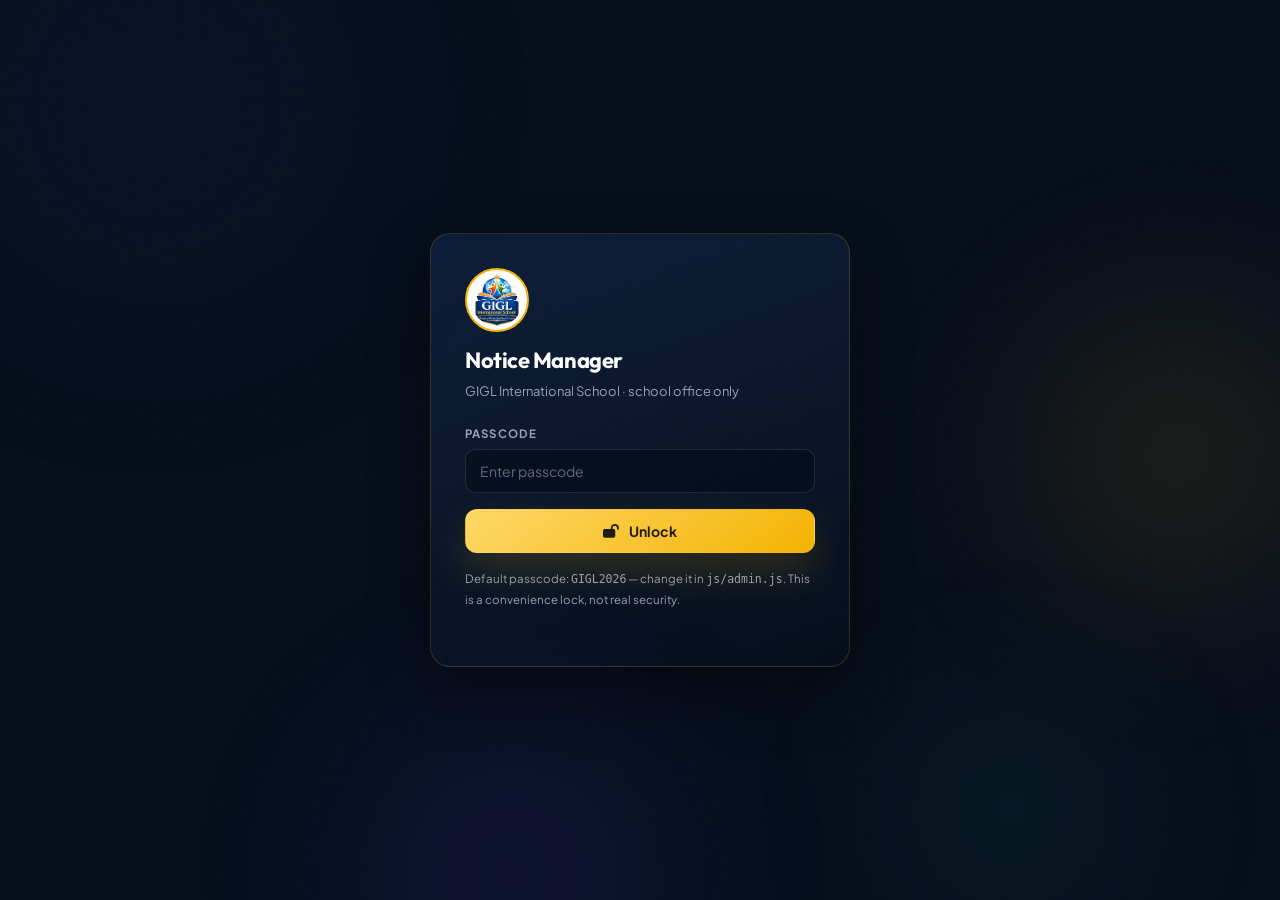
<file: admin.html>
<!DOCTYPE html>
<html lang="en">
<head>
<meta charset="utf-8">
<meta name="viewport" content="width=device-width, initial-scale=1">
<title>Notice Manager — GIGL International School</title>
<meta name="robots" content="noindex,nofollow">
<meta name="theme-color" content="#0a192f">
<link rel="icon" href="assets/icons/favicon.svg" type="image/svg+xml">
<link rel="preconnect" href="https://fonts.googleapis.com">
<link rel="preconnect" href="https://fonts.gstatic.com" crossorigin>
<link href="https://fonts.googleapis.com/css2?family=Outfit:wght@400;600;700;800&family=Plus+Jakarta+Sans:wght@400;500;600;700&display=swap" rel="stylesheet">
<link rel="stylesheet" href="https://cdnjs.cloudflare.com/ajax/libs/font-awesome/6.5.2/css/all.min.css">
<link rel="stylesheet" href="css/style.css">
<link rel="stylesheet" href="css/cinematic.css">
<style>
  .gate{min-height:100vh;display:grid;place-items:center;padding:24px}
  .gate__box{width:min(420px,100%);padding:34px;border-radius:20px;border:1px solid var(--line);
    background:linear-gradient(160deg,rgba(15,36,68,.7),rgba(5,13,26,.9));box-shadow:var(--shadow)}
  .gate__box img{width:64px;height:64px;object-fit:contain;background:#fff;border-radius:50%;padding:4px;border:2px solid var(--gold);margin-bottom:16px}
  .gate__box h1{font-size:22px;margin-bottom:6px}
  .gate__box p{font-size:13px;color:var(--muted);margin-bottom:22px}
</style>
</head>
<body>
<div class="grain" aria-hidden="true"></div>
<div class="aurora" aria-hidden="true"><span></span><span></span><span></span><span></span></div>

<!-- passcode gate -->
<div class="gate" id="gate">
  <form class="gate__box" id="gateForm">
    <img src="assets/images/gigl/logo.png" alt="GIGL crest">
    <h1>Notice Manager</h1>
    <p>GIGL International School · school office only</p>
    <div class="field">
      <label for="gatePass">Passcode</label>
      <input id="gatePass" type="password" placeholder="Enter passcode" autocomplete="current-password">
    </div>
    <button class="btn btn-gold btn-block" type="submit"><i class="fa-solid fa-lock-open"></i> Unlock</button>
    <p style="margin-top:16px;font-size:11.5px">Default passcode: <code>GIGL2026</code> — change it in
      <code>js/admin.js</code>. This is a convenience lock, not real security.</p>
  </form>
</div>

<!-- app -->
<div class="admin-wrap" id="adminApp" hidden>
  <div style="display:flex;align-items:center;gap:14px;margin-bottom:22px">
    <a class="brand" href="index.html">
      <img src="assets/images/gigl/logo.png" alt="" width="44" height="44">
      <span class="brand__text"><span class="brand__name">GIGL Notice Manager</span>
      <span class="brand__sub">School office</span></span>
    </a>
    <a class="btn btn-ghost btn-sm" href="index.html" style="margin-left:auto"><i class="fa-solid fa-arrow-left"></i> Back to site</a>
  </div>

  <div class="panel">
    <h2 id="formTitle">Add a notice</h2>
    <p class="hint">Write it once, then publish. Title and date are what parents see first.</p>
    <form id="noticeForm">
      <div class="form-grid">
        <div class="field col-2">
          <label for="nTitle">Title *</label>
          <input id="nTitle" placeholder="e.g. Parent-Teacher Meeting on 22 November" required>
        </div>
        <div class="field col-2">
          <label for="nBody">Details</label>
          <textarea id="nBody" rows="3" placeholder="Two or three lines parents need to know"></textarea>
        </div>
        <div class="field">
          <label for="nDate">Date</label>
          <input id="nDate" type="date">
        </div>
        <div class="field">
          <label for="nCategory">Category</label>
          <select id="nCategory">
            <option>Admission</option><option>Exam</option><option>Event</option>
            <option>Holiday</option><option>General</option>
          </select>
        </div>
        <div class="field col-2">
          <label for="nImageFile">Photo (optional — exam notice, event photo)</label>
          <input id="nImageFile" type="file" accept="image/*">
          <div id="nImagePrev" hidden style="display:flex;align-items:center;gap:10px;margin-top:10px">
            <img id="nImagePrevImg" alt="Notice photo preview" style="width:92px;height:64px;object-fit:cover;border-radius:10px;border:1px solid var(--line-soft)">
            <button class="btn btn-ghost btn-sm" type="button" id="nImageRemove"><i class="fa-solid fa-trash"></i> Remove photo</button>
            <small style="color:#94a3b8">Photo is compressed automatically, so the file stays small.</small>
          </div>
        </div>
        <div class="field">
          <label for="nLink">Link (optional)</label>
          <input id="nLink" placeholder="#admission or a PDF path">
        </div>
        <div class="field">
          <label>Options</label>
          <div class="radio-row">
            <label><input type="checkbox" id="nPinned"> Pin to top</label>
            <label><input type="checkbox" id="nActive" checked> Visible on site</label>
          </div>
        </div>
      </div>
      <div style="display:flex;gap:10px;flex-wrap:wrap;margin-top:16px">
        <button class="btn btn-gold" type="submit"><i class="fa-solid fa-plus"></i> Save notice</button>
        <button class="btn btn-ghost" type="button" id="cancelEdit" hidden>Cancel edit</button>
      </div>
    </form>
  </div>

  <div class="panel">
    <h2>Published notices</h2>
    <p class="hint">Changes are saved in this browser first. Use the buttons below to publish them.</p>
    <table class="admin-table" id="adminTable">
      <thead><tr><th>Title</th><th>Category</th><th>Date</th><th>Status</th><th>Actions</th></tr></thead>
      <tbody></tbody>
    </table>
    <div style="display:flex;gap:10px;flex-wrap:wrap;margin-top:20px">
      <button class="btn btn-ghost btn-sm" id="copyJson"><i class="fa-regular fa-copy"></i> Copy JSON</button>
      <button class="btn btn-ghost btn-sm" id="downloadJson"><i class="fa-solid fa-download"></i> Download notices.json</button>
      <button class="btn btn-ghost btn-sm" id="resetJson"><i class="fa-solid fa-rotate-left"></i> Reload published file</button>
    </div>
  </div>

  <div class="panel">
    <h2>Publish to GitHub (optional)</h2>
    <p class="hint">
      Paste a fine-grained token with <strong>Contents: Read and write</strong> access to this one repo.
      The token stays in this browser only. If you are not sure, use “Download notices.json” and upload
      the file to GitHub instead — that works exactly the same.
    </p>
    <div class="form-grid">
      <div class="field">
        <label for="ghRepo">Repository (user/repo)</label>
        <input id="ghRepo" placeholder="yourname/gigl-website">
      </div>
      <div class="field">
        <label for="ghToken">GitHub token</label>
        <input id="ghToken" type="password" placeholder="github_pat_…" autocomplete="off">
      </div>
    </div>
    <button class="btn btn-gold btn-sm" id="publishGithub" style="margin-top:14px">
      <i class="fa-brands fa-github"></i> Publish to GitHub
    </button>
  </div>

  <p style="font-size:12px;color:#94a3b8">
    How it works: this page writes <code>data/notices.json</code>. The website reads that file on every
    visit, so a published notice appears on the home page, the ticker and the notices page.
  </p>
</div>

<div class="toast" id="toast" role="status" aria-live="polite"></div>

<script src="js/admin.js" defer></script>
</body>
</html>
</file>
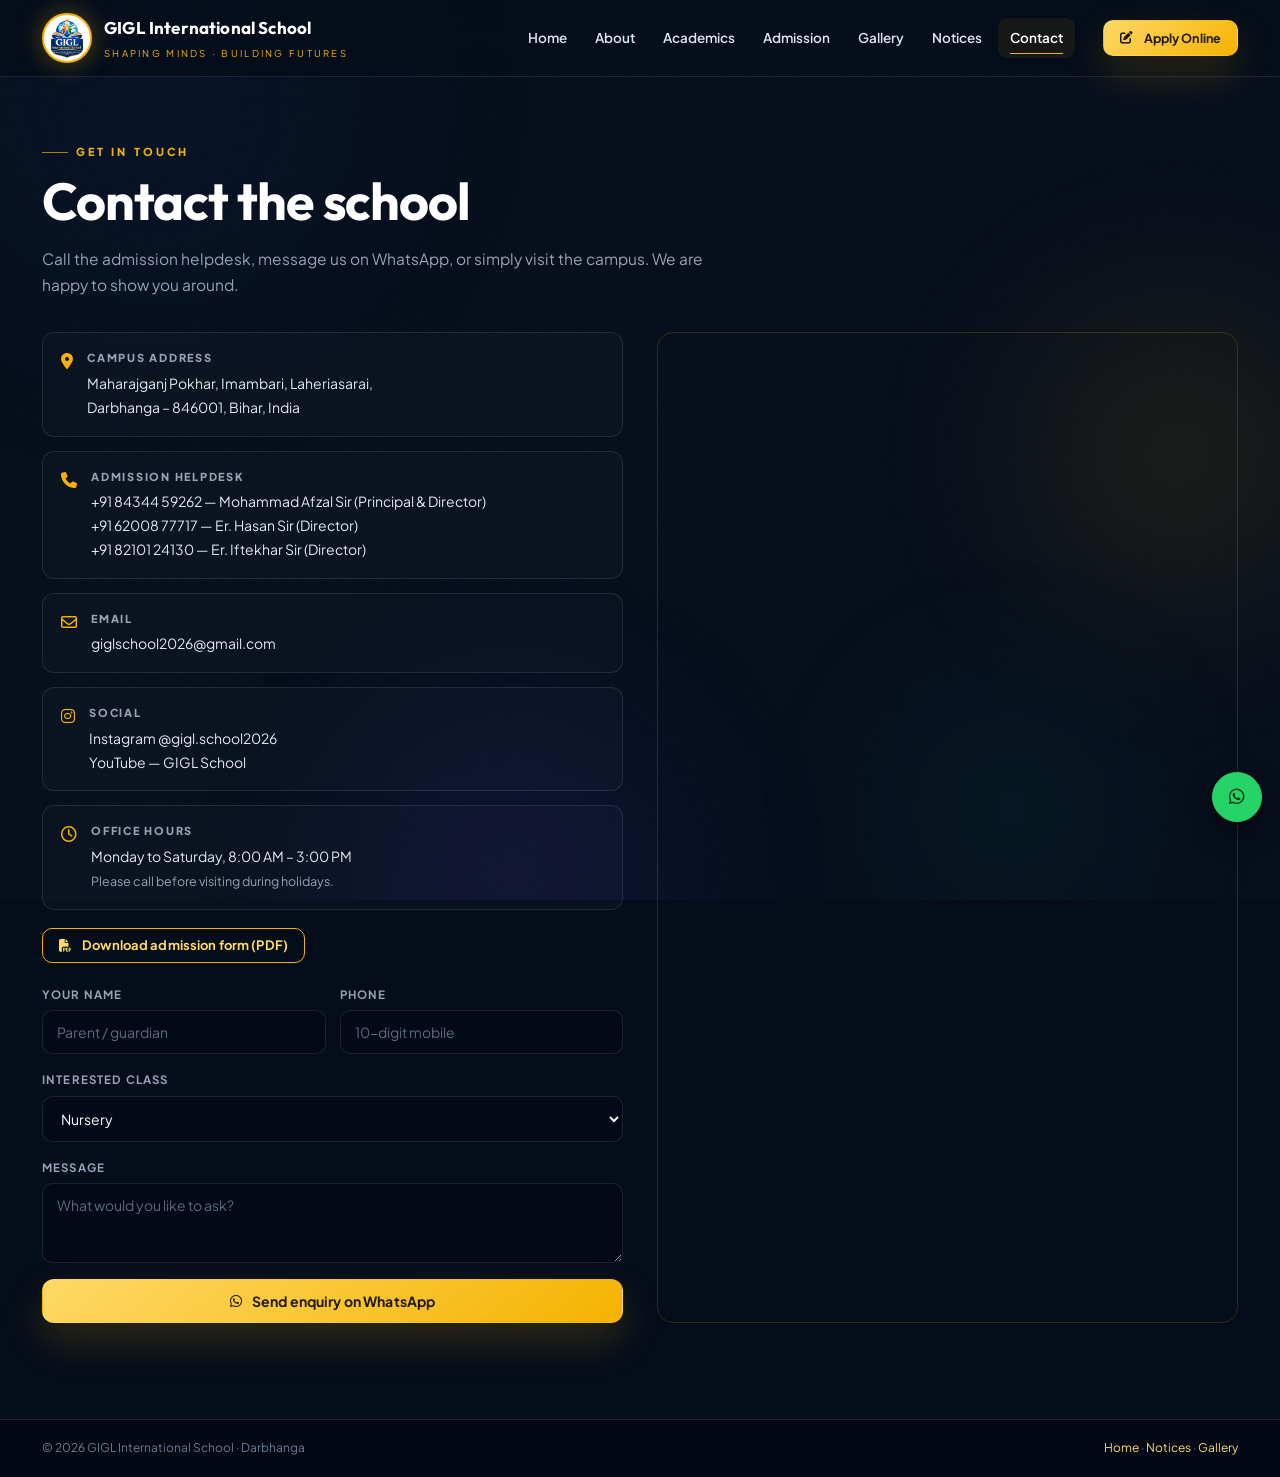
<file: contact.html>
<!DOCTYPE html>
<html lang="en">
<head>
<meta charset="utf-8">
<meta name="viewport" content="width=device-width, initial-scale=1">
<title>Contact Us — GIGL International School, Darbhanga</title>
<meta name="description" content="Visit or call GIGL International School, Maharajganj Pokhar, Imambari, Laheriasarai, Darbhanga – 846001. Admission helpdesk +91 8434459262.">
<meta name="theme-color" content="#0a192f">
<link rel="icon" href="assets/icons/favicon.svg" type="image/svg+xml">
<link rel="preconnect" href="https://fonts.googleapis.com">
<link rel="preconnect" href="https://fonts.gstatic.com" crossorigin>
<link href="https://fonts.googleapis.com/css2?family=Outfit:wght@400;600;700;800&family=Plus+Jakarta+Sans:wght@400;500;600;700&display=swap" rel="stylesheet">
<link rel="stylesheet" href="https://cdnjs.cloudflare.com/ajax/libs/font-awesome/6.5.2/css/all.min.css">
<link rel="stylesheet" href="css/style.css">
<link rel="stylesheet" href="css/cinematic.css">
</head>
<body>
<a class="skip" href="#main">Skip to content</a>
<div class="grain" aria-hidden="true"></div>
<div class="aurora" aria-hidden="true"><span></span><span></span><span></span><span></span></div>

<header class="site-header">
  <div class="navbar" id="navbar">
    <div class="wrap">
      <a class="brand" href="index.html">
        <img src="assets/images/gigl/logo.png" alt="GIGL International School crest" width="50" height="50">
        <span class="brand__text">
          <span class="brand__name">GIGL International School</span>
          <span class="brand__sub">Shaping Minds · Building Futures</span>
        </span>
      </a>
      <nav class="menu" aria-label="Main navigation">
        <a href="index.html">Home</a>
        <a href="index.html#about">About</a>
        <a href="index.html#academics">Academics</a>
        <a href="index.html#admission">Admission</a>
        <a href="gallery.html">Gallery</a>
        <a href="notices.html">Notices</a>
        <a href="contact.html" aria-current="page">Contact</a>
      </nav>
      <div class="nav-cta">
        <a class="btn btn-gold btn-sm" href="index.html#admission"><i class="fa-solid fa-pen-to-square"></i> Apply Online</a>
      </div>
      <button class="burger" id="openMenu" aria-label="Open menu" aria-controls="drawer"><i class="fa-solid fa-bars"></i></button>
    </div>
  </div>
</header>

<div class="drawer" id="drawer" aria-hidden="true">
  <div class="drawer__top">
    <a class="brand" href="index.html"><img src="assets/images/gigl/logo.png" alt="" width="42" height="42">
      <span class="brand__text"><span class="brand__name">GIGL International</span></span></a>
    <button class="drawer__close" id="closeMenu" aria-label="Close menu"><i class="fa-solid fa-xmark"></i></button>
  </div>
  <a href="index.html">Home <i class="fa-solid fa-arrow-right"></i></a>
  <a href="gallery.html">Gallery <i class="fa-solid fa-arrow-right"></i></a>
  <a href="notices.html">Notices <i class="fa-solid fa-arrow-right"></i></a>
  <a href="index.html#admission">Admission <i class="fa-solid fa-arrow-right"></i></a>
  <a href="contact.html">Contact <i class="fa-solid fa-arrow-right"></i></a>
</div>

<main id="main">
  <section class="section" style="padding-top:56px">
    <div class="wrap">
      <p class="eyebrow" style="margin-bottom:0">Get in touch</p>
      <h1 style="font-size:clamp(30px,5vw,52px);margin:10px 0 10px">Contact the school</h1>
      <p class="sub">Call the admission helpdesk, message us on WhatsApp, or simply visit the campus.
        We are happy to show you around.</p>

      <div class="contact-grid">
        <div>
          <div class="c-list">
            <div class="c-item">
              <i class="fa-solid fa-location-dot"></i>
              <div><b>Campus address</b>
                <p>Maharajganj Pokhar, Imambari, Laheriasarai,<br>Darbhanga – 846001, Bihar, India</p></div>
            </div>
            <div class="c-item">
              <i class="fa-solid fa-phone"></i>
              <div><b>Admission helpdesk</b>
                <p><a href="tel:+918434459262">+91 84344 59262</a> — Mohammad Afzal Sir (Principal &amp; Director)<br>
                   <a href="tel:+916200877717">+91 62008 77717</a> — Er. Hasan Sir (Director)<br>
                   <a href="tel:+918210124130">+91 82101 24130</a> — Er. Iftekhar Sir (Director)</p></div>
            </div>
            <div class="c-item">
              <i class="fa-regular fa-envelope"></i>
              <div><b>Email</b><p><a href="mailto:giglschool2026@gmail.com">giglschool2026@gmail.com</a></p></div>
            </div>
            <div class="c-item">
              <i class="fa-brands fa-instagram"></i>
              <div><b>Social</b>
                <p><a href="https://instagram.com/gigl.school2026" target="_blank" rel="noopener">Instagram @gigl.school2026</a><br>
                   <a href="https://www.youtube.com/@giglSchool" target="_blank" rel="noopener">YouTube — GIGL School</a></p></div>
            </div>
            <div class="c-item">
              <i class="fa-regular fa-clock"></i>
              <div><b>Office hours</b>
                <p>Monday to Saturday, 8:00 AM – 3:00 PM<br>
                   <span style="font-size:12.5px;color:#94a3b8">Please call before visiting during holidays.</span></p></div>
            </div>
          </div>

          <div style="margin:18px 0 14px">
            <a class="btn btn-outline btn-sm" href="assets/docs/GIGL_International_School_Admission_Form.pdf" download><i class="fa-solid fa-file-pdf"></i> Download admission form (PDF)</a>
          </div>
          <form id="enquiryForm" style="margin-top:22px">
            <div class="grid grid-2" style="gap:0 14px">
              <div class="field"><label for="eqName">Your name</label><input id="eqName" placeholder="Parent / guardian"></div>
              <div class="field"><label for="eqPhone">Phone</label><input id="eqPhone" type="tel" placeholder="10-digit mobile"></div>
              <div class="field" style="grid-column:1/-1">
                <label for="eqClass">Interested class</label>
                <select id="eqClass"><option>Nursery</option><option>LKG</option><option>UKG</option>
                  <option>Class 1</option><option>Class 2</option><option>Class 3</option>
                  <option>Class 4</option><option>Class 5</option><option>Class 6</option></select>
              </div>
              <div class="field" style="grid-column:1/-1">
                <label for="eqMsg">Message</label>
                <textarea id="eqMsg" rows="3" placeholder="What would you like to ask?"></textarea>
              </div>
            </div>
            <button class="btn btn-gold btn-block" type="submit"><i class="fa-brands fa-whatsapp"></i> Send enquiry on WhatsApp</button>
          </form>
        </div>

        <div class="map">
          <iframe title="GIGL International School on Google Maps"
            src="https://www.google.com/maps?q=Maharajganj%20Pokhar%2C%20Imambari%2C%20Laheriasarai%2C%20Darbhanga%2C%20Bihar%20846001&output=embed"
            loading="lazy" referrerpolicy="no-referrer-when-downgrade"></iframe>
        </div>
      </div>
    </div>
  </section>
</main>

<footer>
  <div class="wrap">
    <div class="foot__bottom" style="border:0">
      <span>© <span data-year>2026</span> GIGL International School · Darbhanga</span>
      <span><a href="index.html">Home</a> · <a href="notices.html">Notices</a> · <a href="gallery.html">Gallery</a></span>
    </div>
  </div>
</footer>

<div class="floats">
  <a class="fab fab--wa" href="https://wa.me/918434459262" target="_blank" rel="noopener" aria-label="WhatsApp" style="position:relative"><i class="fa-brands fa-whatsapp"></i></a>
  <button class="fab fab--top" id="toTop" aria-label="Back to top"><i class="fa-solid fa-arrow-up"></i></button>
</div>

<div class="mobile-bar">
  <a href="tel:+918434459262"><i class="fa-solid fa-phone"></i> Call</a>
  <a href="https://wa.me/918434459262" target="_blank" rel="noopener"><i class="fa-brands fa-whatsapp"></i> WhatsApp</a>
  <a class="primary" href="index.html#admission"><i class="fa-solid fa-pen-to-square"></i> Apply</a>
</div>

<script src="js/main.js" defer></script>
<script>
  window.GIGLToast = function (msg) {
    var t = document.createElement("div");
    t.className = "toast is-open"; t.textContent = msg;
    document.body.appendChild(t);
    setTimeout(function () { t.classList.remove("is-open"); setTimeout(function () { t.remove(); }, 400); }, 2600);
  };
</script>
</body>
</html>
</file>
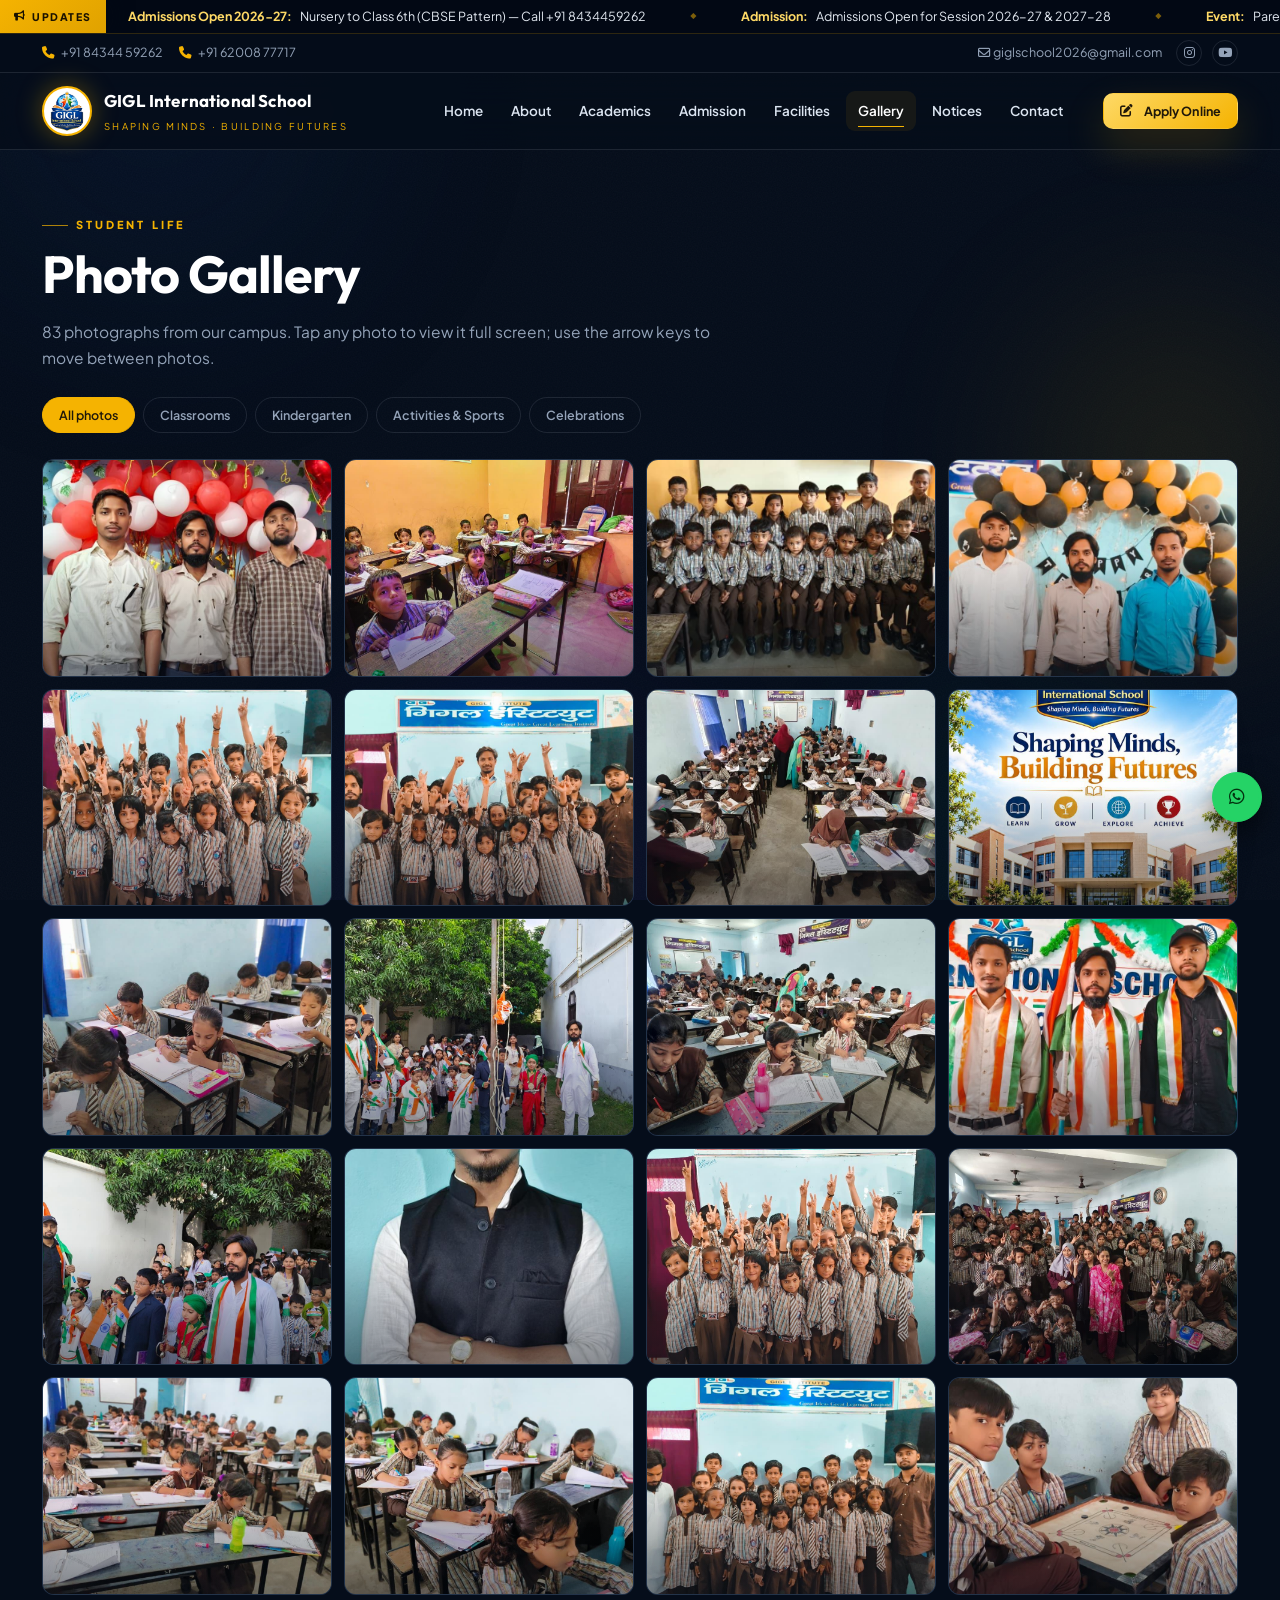
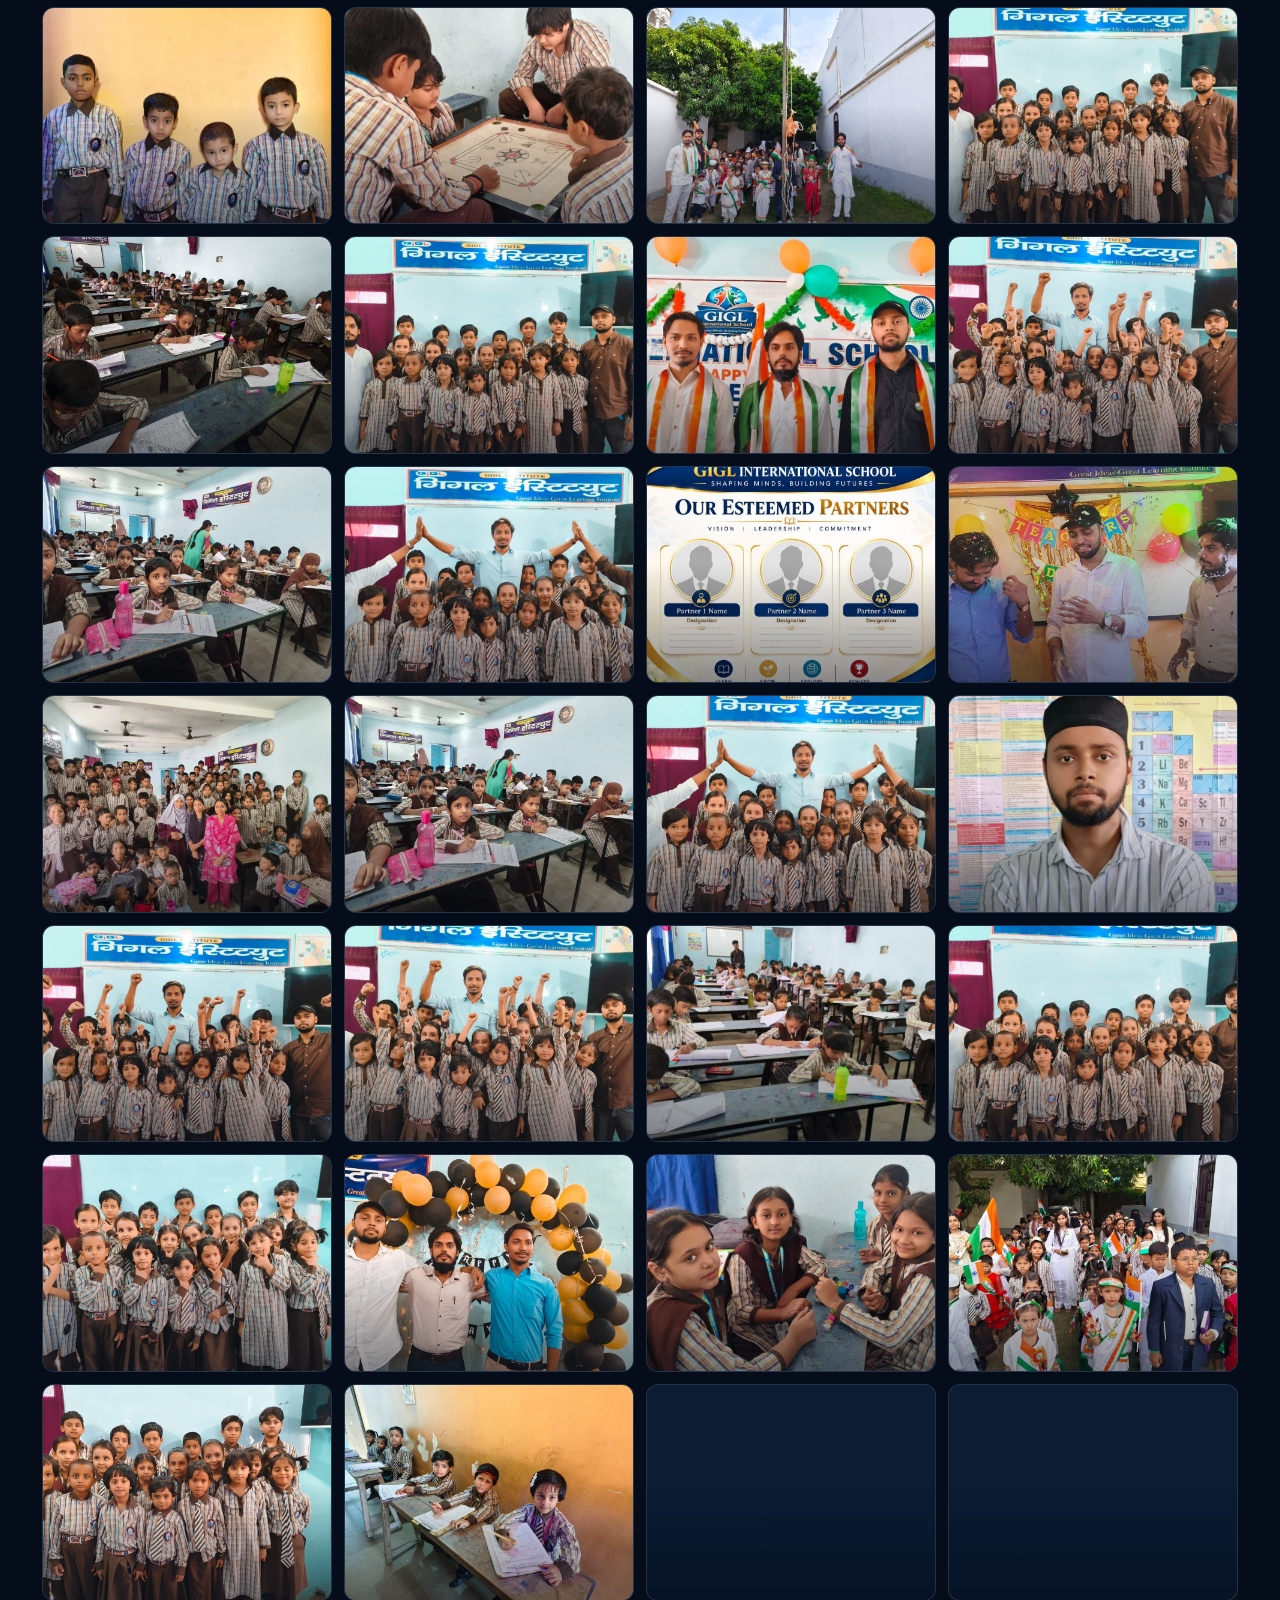
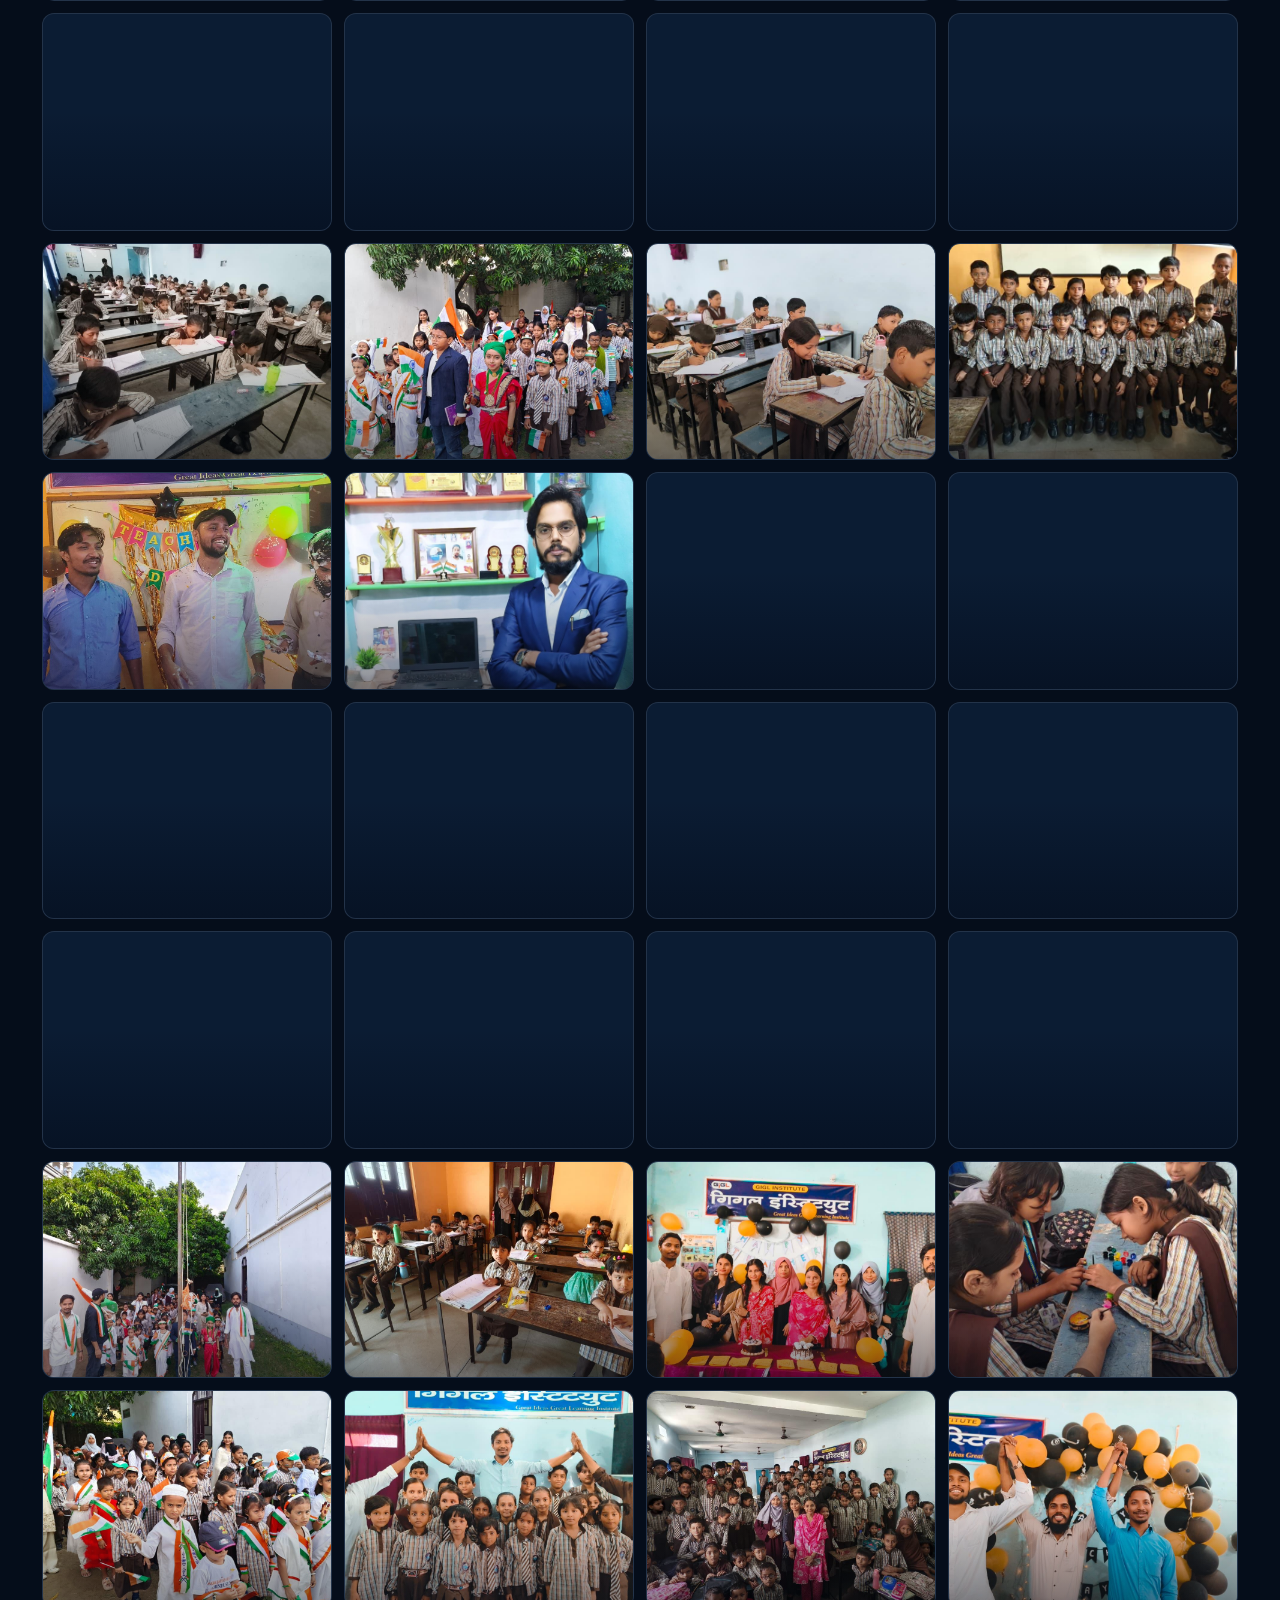
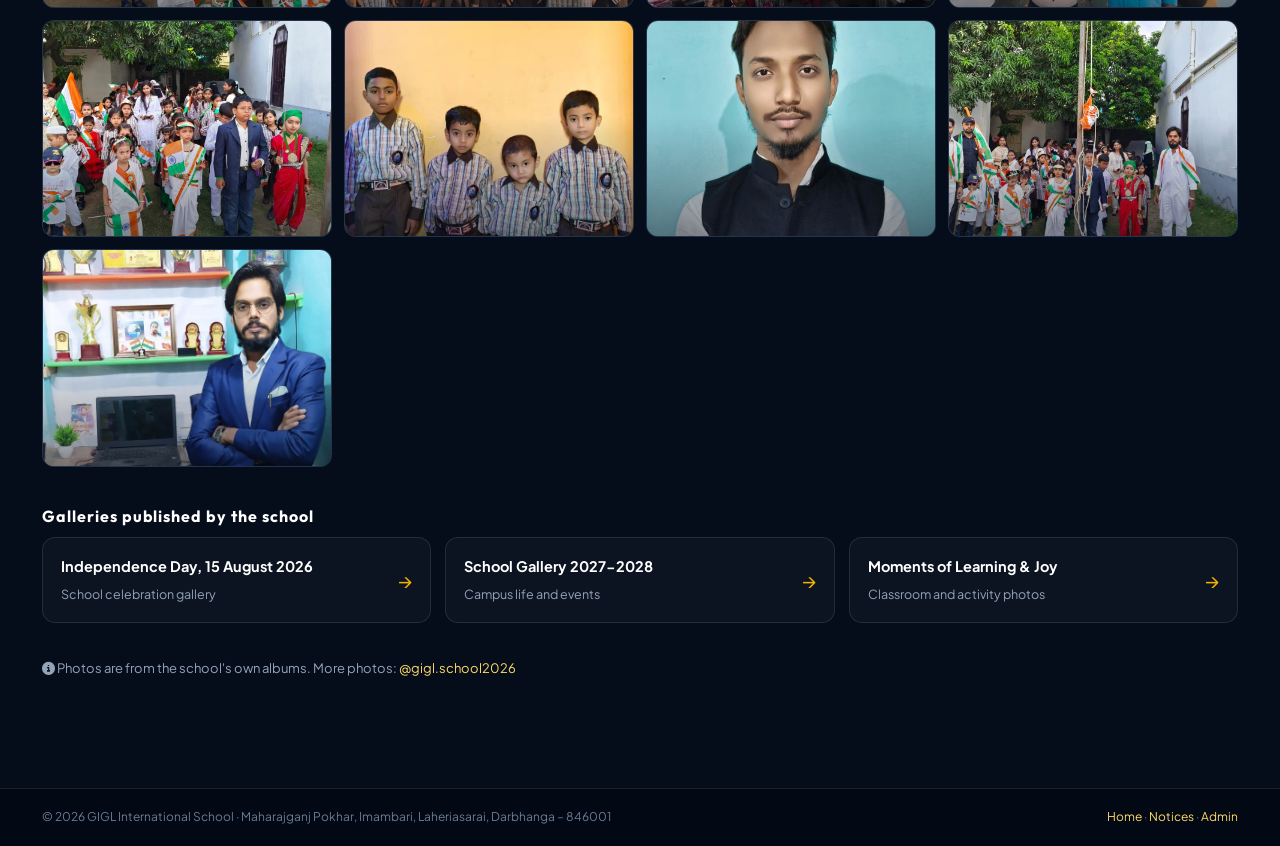
<file: gallery.html>
<!DOCTYPE html>
<html lang="en">
<head>
<meta charset="utf-8">
<meta name="viewport" content="width=device-width, initial-scale=1">
<title>Photo Gallery — GIGL International School, Darbhanga</title>
<meta name="description" content="83 photographs from GIGL International School, Darbhanga — classrooms, kindergarten, activities, sports and celebrations.">
<meta name="theme-color" content="#0a192f">
<link rel="icon" href="assets/icons/favicon.svg" type="image/svg+xml">
<link rel="preconnect" href="https://fonts.googleapis.com">
<link rel="preconnect" href="https://fonts.gstatic.com" crossorigin>
<link href="https://fonts.googleapis.com/css2?family=Cinzel:wght@600&family=Outfit:wght@400;600;700;800&family=Plus+Jakarta+Sans:wght@400;500;600;700&display=swap" rel="stylesheet">
<link rel="stylesheet" href="https://cdnjs.cloudflare.com/ajax/libs/font-awesome/6.5.2/css/all.min.css">
<link rel="stylesheet" href="css/style.css">
<link rel="stylesheet" href="css/cinematic.css">
</head>
<body>
<a class="skip" href="#main">Skip to content</a>
<div class="grain" aria-hidden="true"></div>
<div class="aurora" aria-hidden="true"><span></span><span></span><span></span><span></span></div>

<div class="ticker" aria-label="Latest announcements">
  <span class="ticker__label"><i class="fa-solid fa-bullhorn"></i> Updates</span>
  <div class="ticker__track" data-notice-ticker>
    <span class="ticker__item"><b>Admissions Open 2026-27:</b> Nursery to Class 6th — Call +91 8434459262</span>
  </div>
</div>

<header class="site-header">
  <div class="topbar">
    <div class="wrap">
      <div class="topbar__phones">
        <a href="tel:+918434459262"><i class="fa-solid fa-phone"></i>+91 84344 59262</a>
        <a href="tel:+916200877717"><i class="fa-solid fa-phone"></i>+91 62008 77717</a>
      </div>
      <div class="topbar__right">
        <a href="mailto:giglschool2026@gmail.com"><i class="fa-regular fa-envelope"></i> giglschool2026@gmail.com</a>
        <div class="topbar__social">
          <a href="https://instagram.com/gigl.school2026" target="_blank" rel="noopener" aria-label="Instagram"><i class="fa-brands fa-instagram"></i></a>
          <a href="https://www.youtube.com/@giglSchool" target="_blank" rel="noopener" aria-label="YouTube"><i class="fa-brands fa-youtube"></i></a>
        </div>
      </div>
    </div>
  </div>
  <div class="navbar" id="navbar">
    <div class="wrap">
      <a class="brand" href="index.html">
        <img src="assets/images/gigl/logo.png" alt="GIGL International School crest" width="50" height="50">
        <span class="brand__text">
          <span class="brand__name">GIGL International School</span>
          <span class="brand__sub">Shaping Minds · Building Futures</span>
        </span>
      </a>
      <nav class="menu" aria-label="Main navigation">
        <a href="index.html">Home</a>
        <a href="index.html#about">About</a>
        <a href="index.html#academics">Academics</a>
        <a href="index.html#admission">Admission</a>
        <a href="index.html#facilities">Facilities</a>
        <a href="gallery.html" aria-current="page">Gallery</a>
        <a href="notices.html">Notices</a>
        <a href="index.html#contact">Contact</a>
      </nav>
      <div class="nav-cta">
        <a class="btn btn-gold btn-sm" href="index.html#admission"><i class="fa-solid fa-pen-to-square"></i> Apply Online</a>
      </div>
      <button class="burger" id="openMenu" aria-label="Open menu" aria-controls="drawer"><i class="fa-solid fa-bars"></i></button>
    </div>
  </div>
</header>

<div class="drawer" id="drawer" aria-hidden="true">
  <div class="drawer__top">
    <a class="brand" href="index.html"><img src="assets/images/gigl/logo.png" alt="" width="42" height="42">
      <span class="brand__text"><span class="brand__name">GIGL International</span></span></a>
    <button class="drawer__close" id="closeMenu" aria-label="Close menu"><i class="fa-solid fa-xmark"></i></button>
  </div>
  <a href="index.html">Home <i class="fa-solid fa-arrow-right"></i></a>
  <a href="index.html#about">About <i class="fa-solid fa-arrow-right"></i></a>
  <a href="index.html#academics">Academics <i class="fa-solid fa-arrow-right"></i></a>
  <a href="index.html#admission">Admission <i class="fa-solid fa-arrow-right"></i></a>
  <a href="index.html#facilities">Facilities <i class="fa-solid fa-arrow-right"></i></a>
  <a href="gallery.html">Gallery <i class="fa-solid fa-arrow-right"></i></a>
  <a href="notices.html">Notices <i class="fa-solid fa-arrow-right"></i></a>
  <a href="index.html#contact">Contact <i class="fa-solid fa-arrow-right"></i></a>
</div>

<main id="main">
  <section class="section" style="padding-top:56px">
    <div class="wrap">
      <p class="eyebrow" style="margin-bottom:0">Student life</p>
      <h1 style="font-size:clamp(30px,5vw,52px);margin:10px 0 10px">Photo Gallery</h1>
      <p class="sub">83 photographs from our campus. Tap any photo to view it full screen; use the arrow
        keys to move between photos.</p>

      <div class="filters" role="group" aria-label="Filter photos">
        <button class="filter is-active" data-filter="all" aria-pressed="true">All photos</button>
        <button class="filter" data-filter="classrooms" aria-pressed="false">Classrooms</button>
        <button class="filter" data-filter="kindergarten" aria-pressed="false">Kindergarten</button>
        <button class="filter" data-filter="activities" aria-pressed="false">Activities &amp; Sports</button>
        <button class="filter" data-filter="celebrations" aria-pressed="false">Celebrations</button>
      </div>

      <div class="gallery-grid" id="galleryGrid" style="margin-top:26px"></div>

      <h3 style="margin-top:40px;font-size:16px;letter-spacing:.06em">Galleries published by the school</h3>
      <div class="gal-links" style="margin-top:12px">
        <a class="gal-link" href="gallery/independence-day.html">
          <div><b>Independence Day, 15 August 2026</b><span>School celebration gallery</span></div>
          <span class="arrow">→</span>
        </a>
        <a class="gal-link" href="gallery/school-gallery.html">
          <div><b>School Gallery 2027-2028</b><span>Campus life and events</span></div>
          <span class="arrow">→</span>
        </a>
        <a class="gal-link" href="gallery/photo-gallery.html">
          <div><b>Moments of Learning &amp; Joy</b><span>Classroom and activity photos</span></div>
          <span class="arrow">→</span>
        </a>
      </div>

      <p style="margin-top:34px;font-size:13px;color:#94a3b8">
        <i class="fa-solid fa-circle-info"></i> Photos are from the school's own albums.
        More photos: <a href="https://instagram.com/gigl.school2026" target="_blank" rel="noopener">@gigl.school2026</a>
      </p>
    </div>
  </section>
</main>

<footer>
  <div class="wrap">
    <div class="foot__bottom" style="border:0">
      <span>© <span data-year>2026</span> GIGL International School · Maharajganj Pokhar, Imambari, Laheriasarai, Darbhanga – 846001</span>
      <span><a href="index.html">Home</a> · <a href="notices.html">Notices</a> · <a href="admin.html">Admin</a></span>
    </div>
  </div>
</footer>

<div class="floats">
  <a class="fab fab--wa" href="https://wa.me/918434459262" target="_blank" rel="noopener" aria-label="WhatsApp" style="position:relative"><i class="fa-brands fa-whatsapp"></i></a>
  <button class="fab fab--top" id="toTop" aria-label="Back to top"><i class="fa-solid fa-arrow-up"></i></button>
</div>

<div class="mobile-bar">
  <a href="tel:+918434459262"><i class="fa-solid fa-phone"></i> Call</a>
  <a href="https://wa.me/918434459262" target="_blank" rel="noopener"><i class="fa-brands fa-whatsapp"></i> WhatsApp</a>
  <a class="primary" href="index.html#admission"><i class="fa-solid fa-pen-to-square"></i> Apply</a>
</div>

<div class="lightbox" id="lightbox" aria-hidden="true">
  <button class="lb-btn lb-close" id="lbClose" aria-label="Close"><i class="fa-solid fa-xmark"></i></button>
  <button class="lb-btn lb-prev" id="lbPrev" aria-label="Previous"><i class="fa-solid fa-chevron-left"></i></button>
  <img id="lbImg" src="assets/images/gigl/logo.png" alt="">
  <button class="lb-btn lb-next" id="lbNext" aria-label="Next"><i class="fa-solid fa-chevron-right"></i></button>
  <div class="lightbox__cap" id="lbCap"></div>
</div>

<script>
/* Build the 81-photo grid from the files in assets/images/gigl/gallery/.
   Categories are assigned by range — edit CATS below if you want different groups. */
(function () {
  var total = 81;
  var cats = [
    { key: "classrooms",   from: 1,  to: 20, label: "Classroom" },
    { key: "kindergarten", from: 21, to: 40, label: "Kindergarten" },
    { key: "activities",   from: 41, to: 60, label: "Activities & sports" },
    { key: "celebrations", from: 61, to: 83, label: "Celebration" }
  ];
  var grid = document.getElementById("galleryGrid");
  if (!grid) return;
  var html = "";
  for (var i = 1; i <= total; i++) {
    var n = String(i).padStart(2, "0");
    var cat = cats.find(function (c) { return i >= c.from && i <= c.to; }) || cats[0];
    html += '<button class="g-item" data-cat="' + cat.key + '" data-caption="' + cat.label + " — photo " + i + '">' +
      '<img src="assets/images/gigl/gallery/photo-' + n + '.jpeg" alt="' + cat.label + " at GIGL International School, photo " + i + '"' +
      ' loading="lazy" decoding="async" width="800" height="600">' +
      '<i class="fa-solid fa-expand"></i><span class="g-item__cap">' + cat.label + "</span></button>";
  }
  grid.innerHTML = html;
})();
</script>
<script src="js/main.js" defer></script>
<script src="js/notices.js" defer></script>
</body>
</html>
</file>
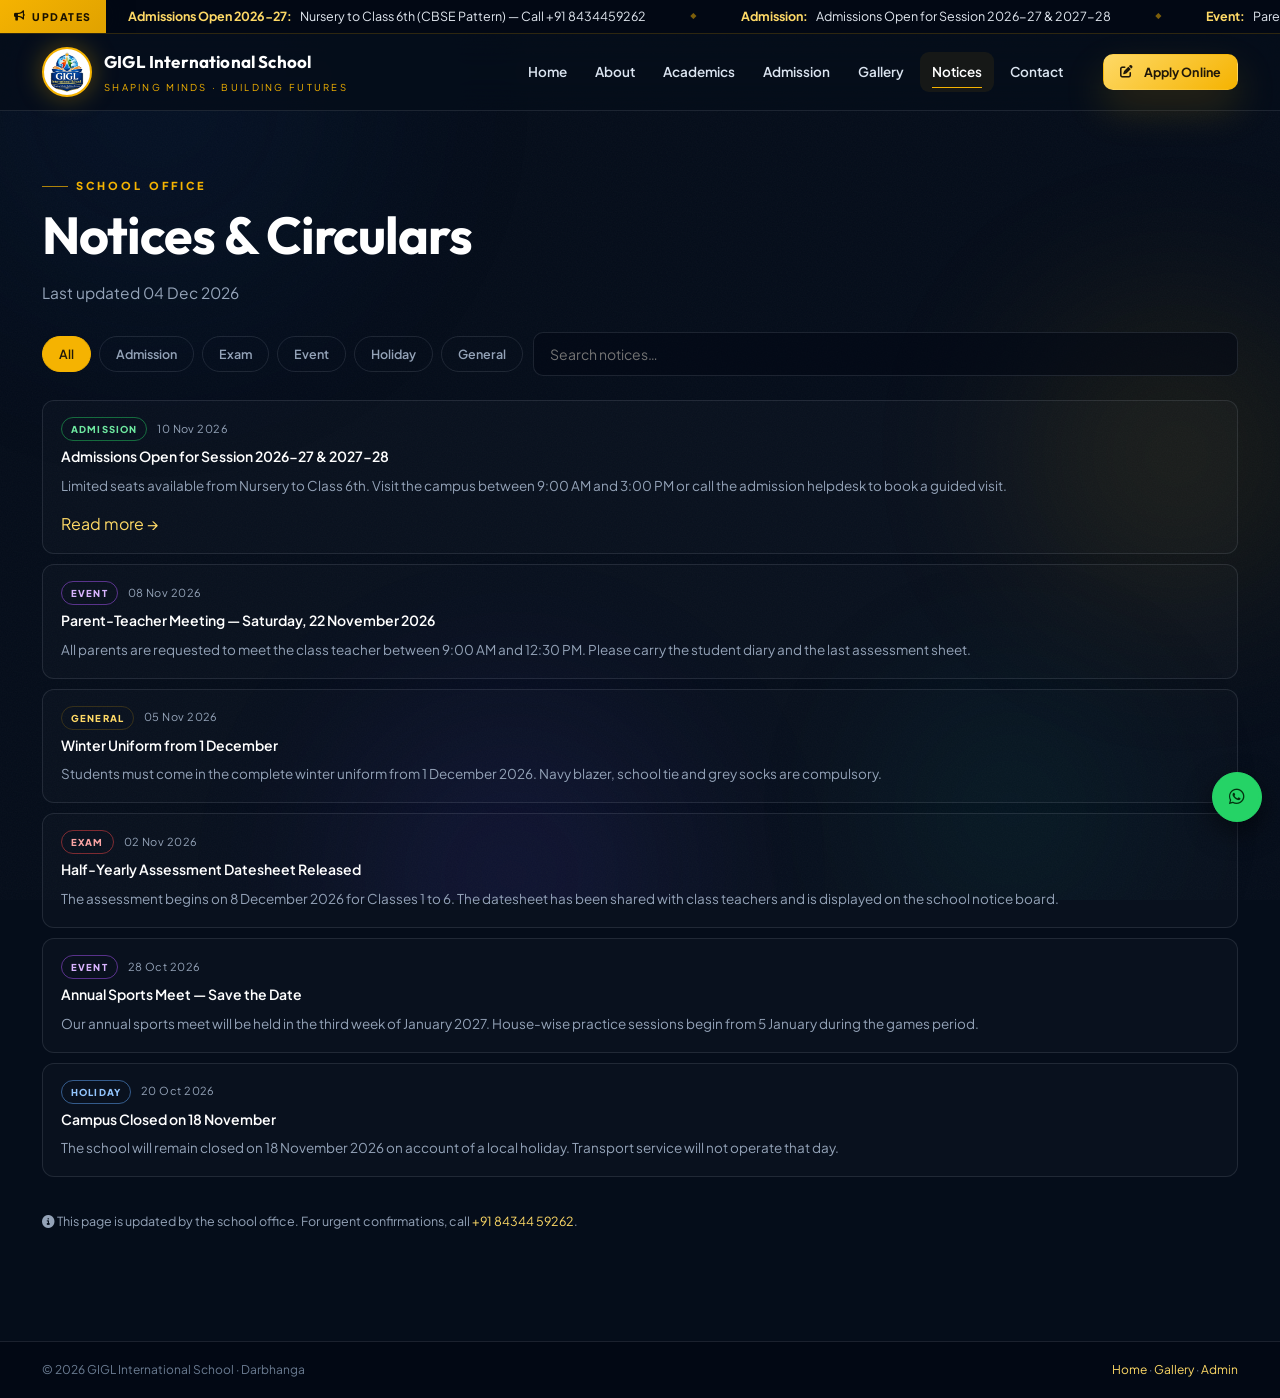
<file: notices.html>
<!DOCTYPE html>
<html lang="en">
<head>
<meta charset="utf-8">
<meta name="viewport" content="width=device-width, initial-scale=1">
<title>Notices &amp; Circulars — GIGL International School</title>
<meta name="description" content="Latest notices, circulars and announcements from GIGL International School, Darbhanga.">
<meta name="theme-color" content="#0a192f">
<link rel="icon" href="assets/icons/favicon.svg" type="image/svg+xml">
<link rel="preconnect" href="https://fonts.googleapis.com">
<link rel="preconnect" href="https://fonts.gstatic.com" crossorigin>
<link href="https://fonts.googleapis.com/css2?family=Outfit:wght@400;600;700;800&family=Plus+Jakarta+Sans:wght@400;500;600;700&display=swap" rel="stylesheet">
<link rel="stylesheet" href="https://cdnjs.cloudflare.com/ajax/libs/font-awesome/6.5.2/css/all.min.css">
<link rel="stylesheet" href="css/style.css">
<link rel="stylesheet" href="css/cinematic.css">
</head>
<body>
<a class="skip" href="#main">Skip to content</a>
<div class="grain" aria-hidden="true"></div>
<div class="aurora" aria-hidden="true"><span></span><span></span><span></span><span></span></div>

<div class="ticker" aria-label="Latest announcements">
  <span class="ticker__label"><i class="fa-solid fa-bullhorn"></i> Updates</span>
  <div class="ticker__track" data-notice-ticker>
    <span class="ticker__item"><b>Admissions Open 2026-27:</b> Nursery to Class 6th — Call +91 8434459262</span>
  </div>
</div>

<header class="site-header">
  <div class="navbar" id="navbar">
    <div class="wrap">
      <a class="brand" href="index.html">
        <img src="assets/images/gigl/logo.png" alt="GIGL International School crest" width="50" height="50">
        <span class="brand__text">
          <span class="brand__name">GIGL International School</span>
          <span class="brand__sub">Shaping Minds · Building Futures</span>
        </span>
      </a>
      <nav class="menu" aria-label="Main navigation">
        <a href="index.html">Home</a>
        <a href="index.html#about">About</a>
        <a href="index.html#academics">Academics</a>
        <a href="index.html#admission">Admission</a>
        <a href="gallery.html">Gallery</a>
        <a href="notices.html" aria-current="page">Notices</a>
        <a href="index.html#contact">Contact</a>
      </nav>
      <div class="nav-cta">
        <a class="btn btn-gold btn-sm" href="index.html#admission"><i class="fa-solid fa-pen-to-square"></i> Apply Online</a>
      </div>
      <button class="burger" id="openMenu" aria-label="Open menu" aria-controls="drawer"><i class="fa-solid fa-bars"></i></button>
    </div>
  </div>
</header>

<div class="drawer" id="drawer" aria-hidden="true">
  <div class="drawer__top">
    <a class="brand" href="index.html"><img src="assets/images/gigl/logo.png" alt="" width="42" height="42">
      <span class="brand__text"><span class="brand__name">GIGL International</span></span></a>
    <button class="drawer__close" id="closeMenu" aria-label="Close menu"><i class="fa-solid fa-xmark"></i></button>
  </div>
  <a href="index.html">Home <i class="fa-solid fa-arrow-right"></i></a>
  <a href="gallery.html">Gallery <i class="fa-solid fa-arrow-right"></i></a>
  <a href="notices.html">Notices <i class="fa-solid fa-arrow-right"></i></a>
  <a href="index.html#admission">Admission <i class="fa-solid fa-arrow-right"></i></a>
  <a href="index.html#contact">Contact <i class="fa-solid fa-arrow-right"></i></a>
</div>

<main id="main">
  <section class="section" style="padding-top:56px">
    <div class="wrap">
      <p class="eyebrow" style="margin-bottom:0">School office</p>
      <h1 style="font-size:clamp(30px,5vw,52px);margin:10px 0 6px">Notices &amp; Circulars</h1>
      <p class="sub" data-notices-updated>Loading…</p>

      <div class="notice-tools">
        <div class="filters" style="margin:0" role="group" aria-label="Filter notices">
          <button class="filter is-active" data-notice-filter="all" aria-pressed="true">All</button>
          <button class="filter" data-notice-filter="Admission" aria-pressed="false">Admission</button>
          <button class="filter" data-notice-filter="Exam" aria-pressed="false">Exam</button>
          <button class="filter" data-notice-filter="Event" aria-pressed="false">Event</button>
          <button class="filter" data-notice-filter="Holiday" aria-pressed="false">Holiday</button>
          <button class="filter" data-notice-filter="General" aria-pressed="false">General</button>
        </div>
        <input class="search" type="search" placeholder="Search notices…" aria-label="Search notices" data-notice-search>
      </div>

      <div class="notice-list" style="margin-top:24px" data-notices-page>
        <div class="empty">Loading notices…</div>
      </div>

      <p style="margin-top:34px;font-size:12.5px;color:#94a3b8">
        <i class="fa-solid fa-circle-info"></i> This page is updated by the school office.
        For urgent confirmations, call <a href="tel:+918434459262">+91 84344 59262</a>.
      </p>
    </div>
  </section>
</main>

<footer>
  <div class="wrap">
    <div class="foot__bottom" style="border:0">
      <span>© <span data-year>2026</span> GIGL International School · Darbhanga</span>
      <span><a href="index.html">Home</a> · <a href="gallery.html">Gallery</a> · <a href="admin.html">Admin</a></span>
    </div>
  </div>
</footer>

<div class="floats">
  <a class="fab fab--wa" href="https://wa.me/918434459262" target="_blank" rel="noopener" aria-label="WhatsApp" style="position:relative"><i class="fa-brands fa-whatsapp"></i></a>
  <button class="fab fab--top" id="toTop" aria-label="Back to top"><i class="fa-solid fa-arrow-up"></i></button>
</div>

<script src="js/main.js" defer></script>
<script src="js/notices.js" defer></script>
</body>
</html>
</file>
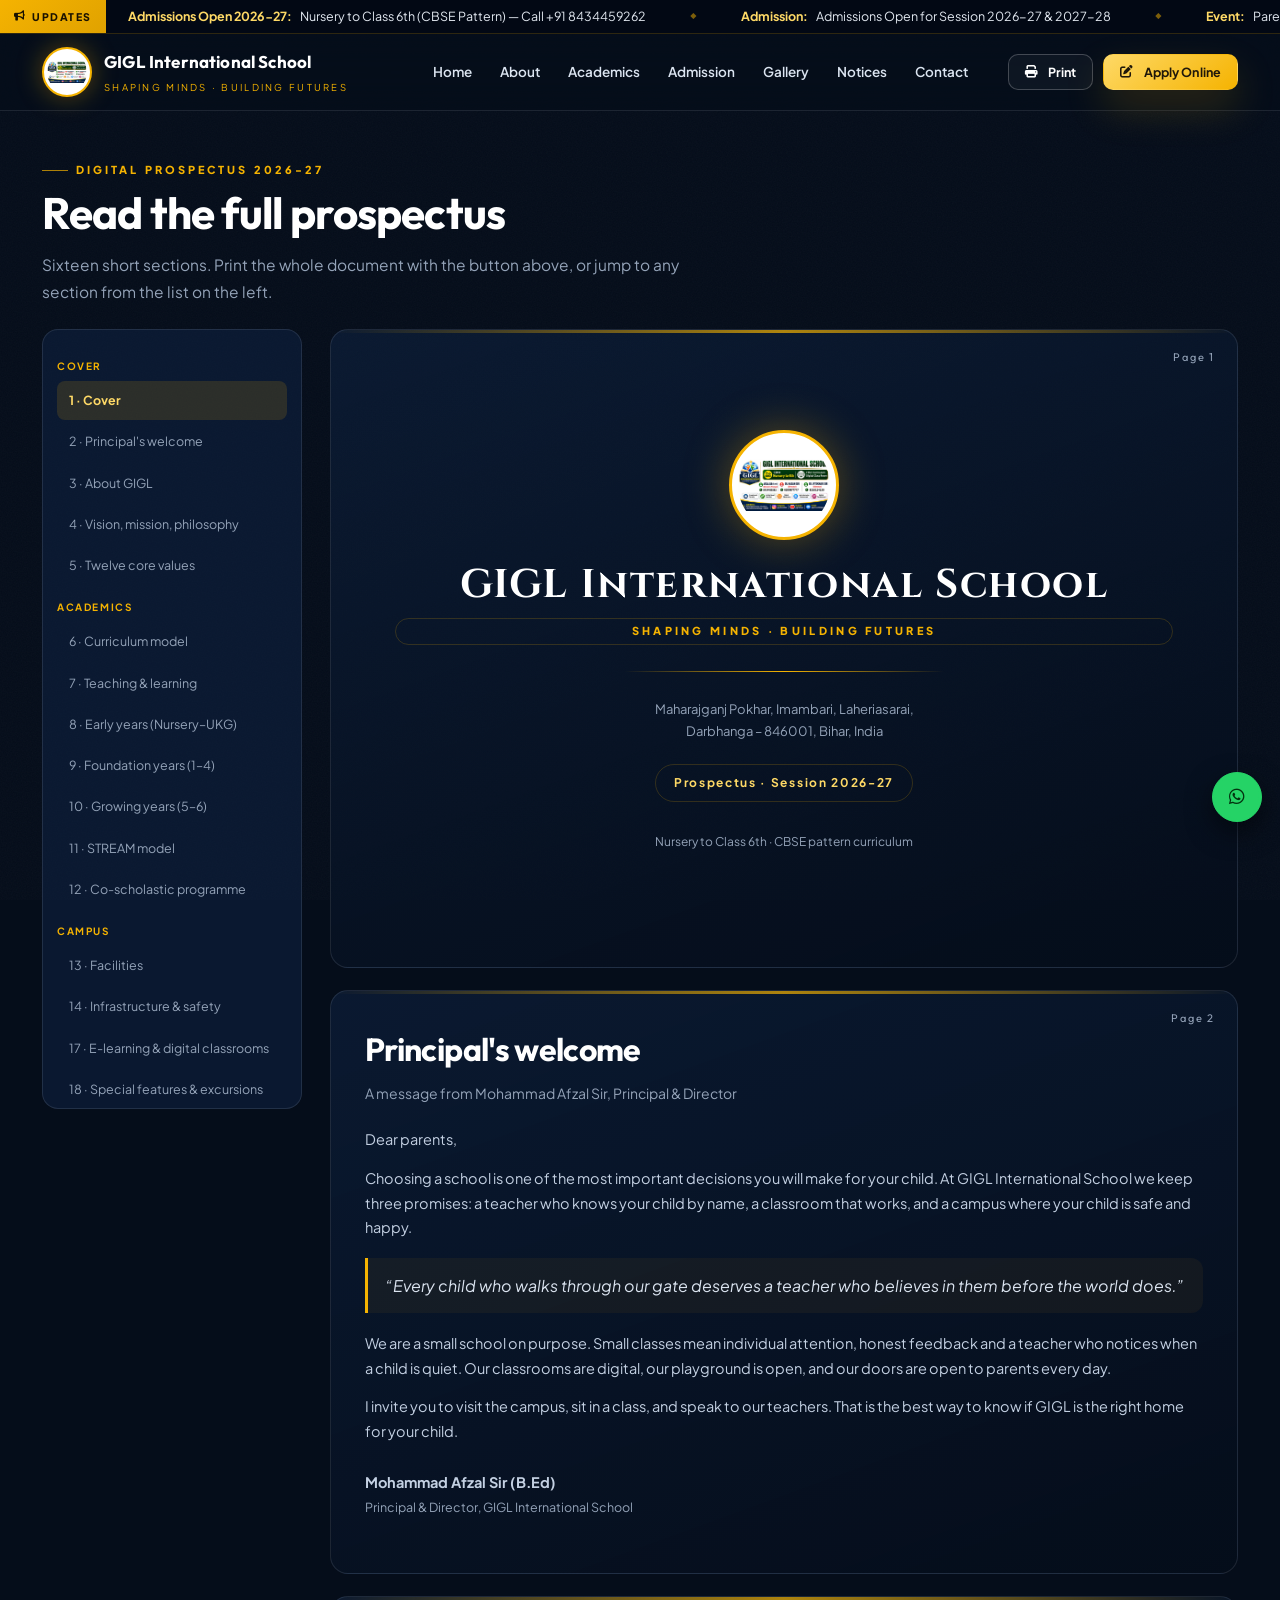
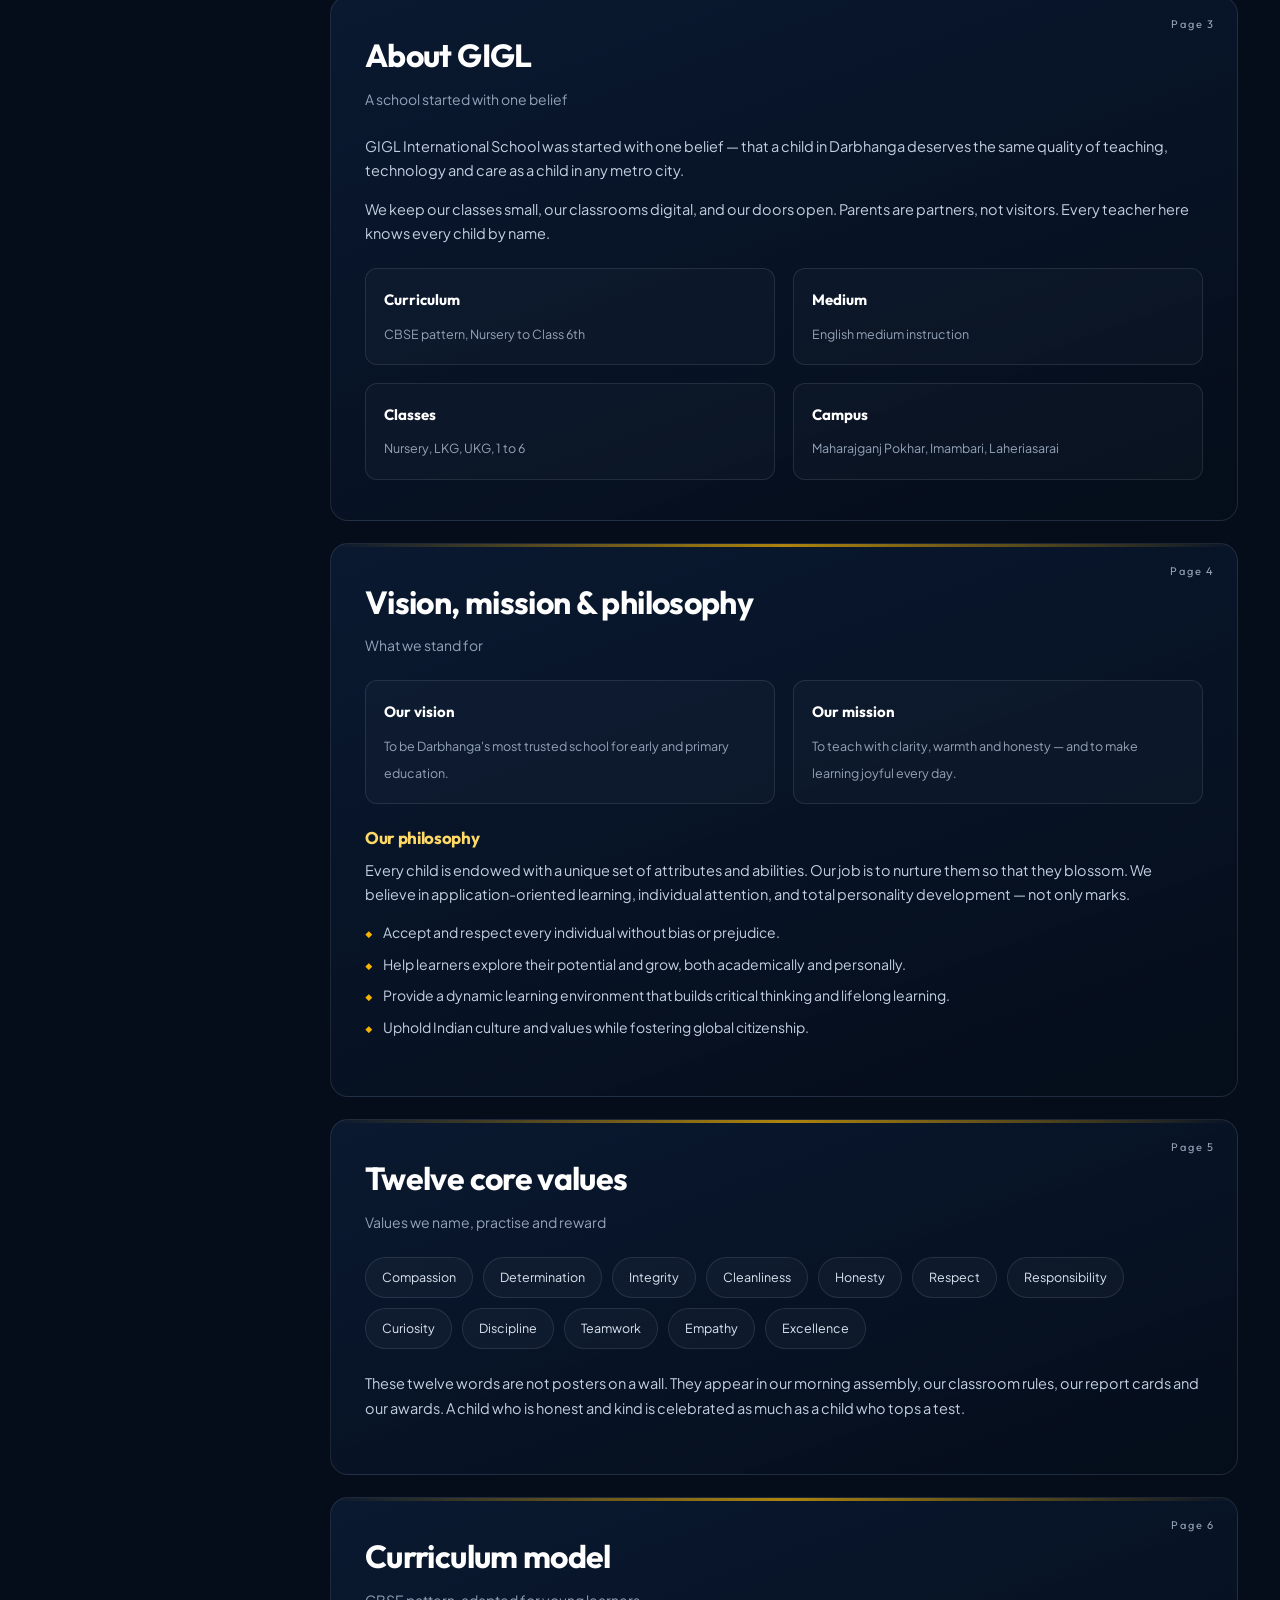
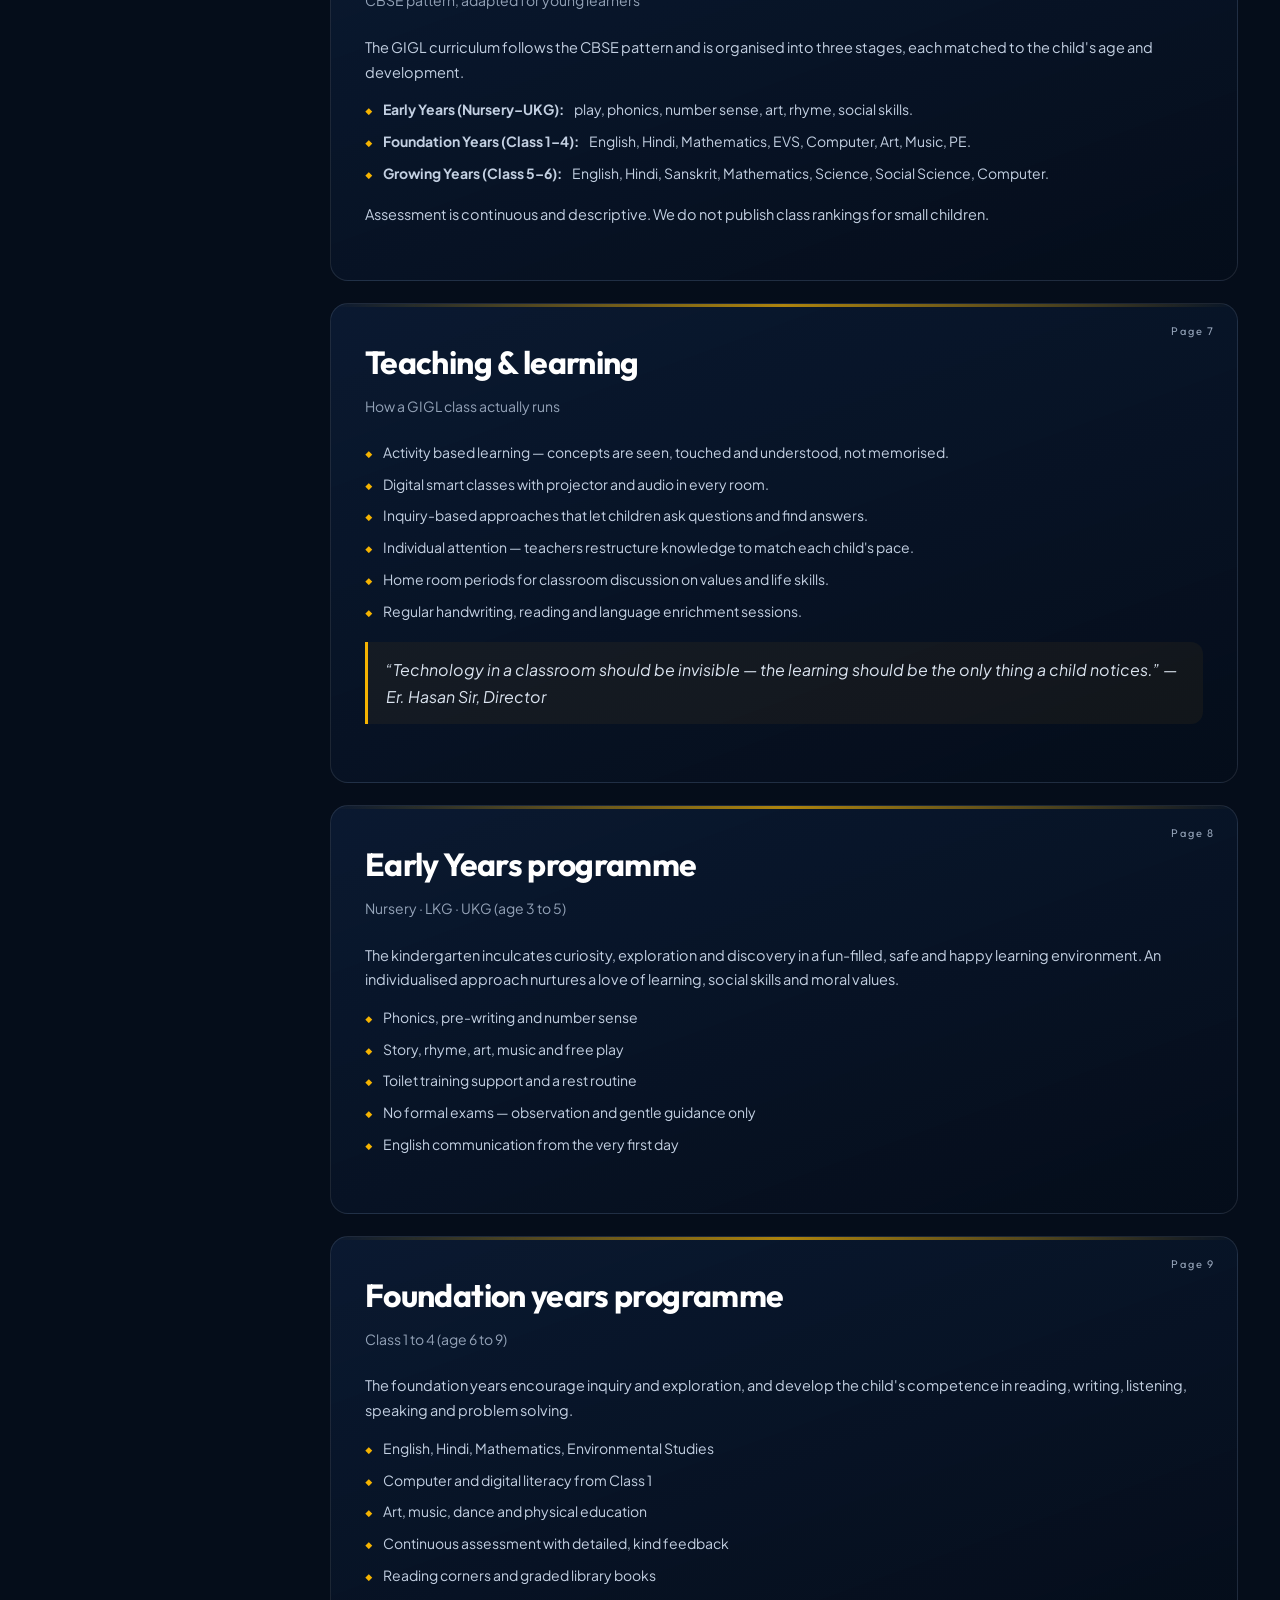
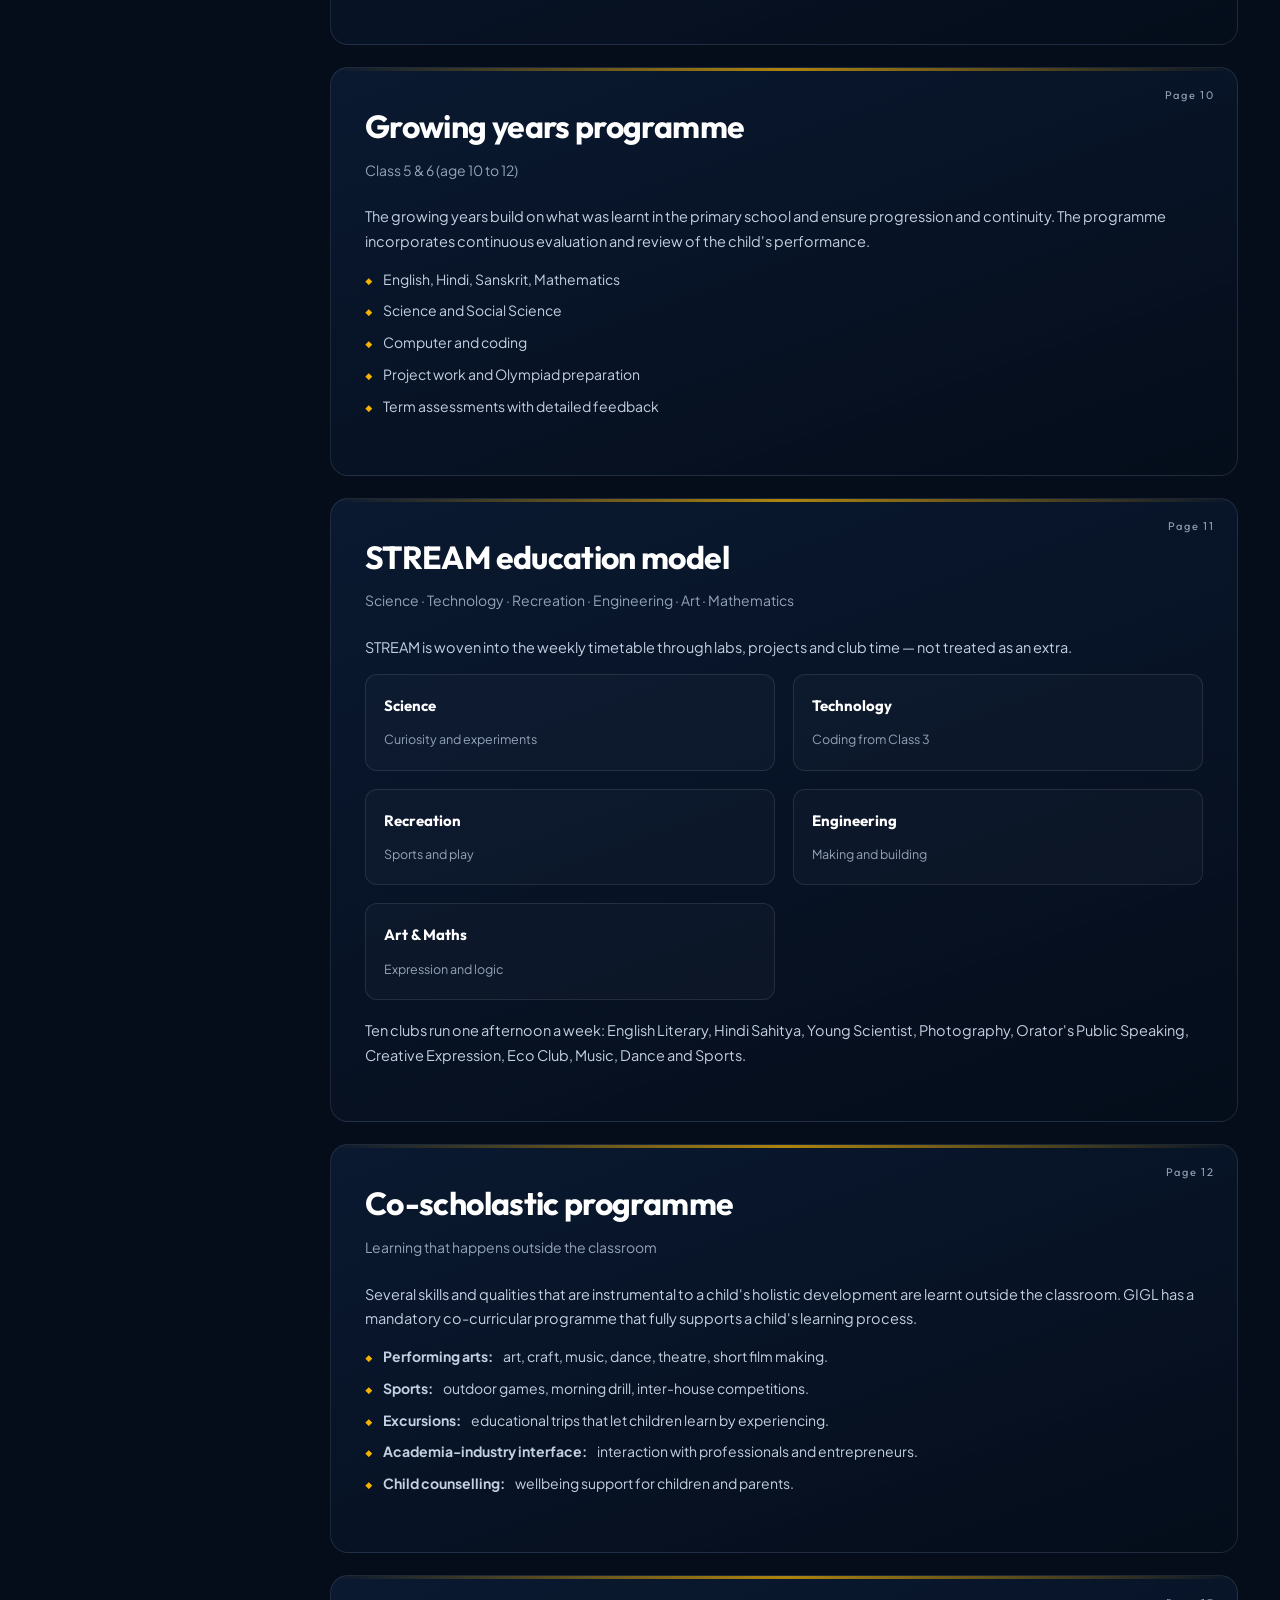
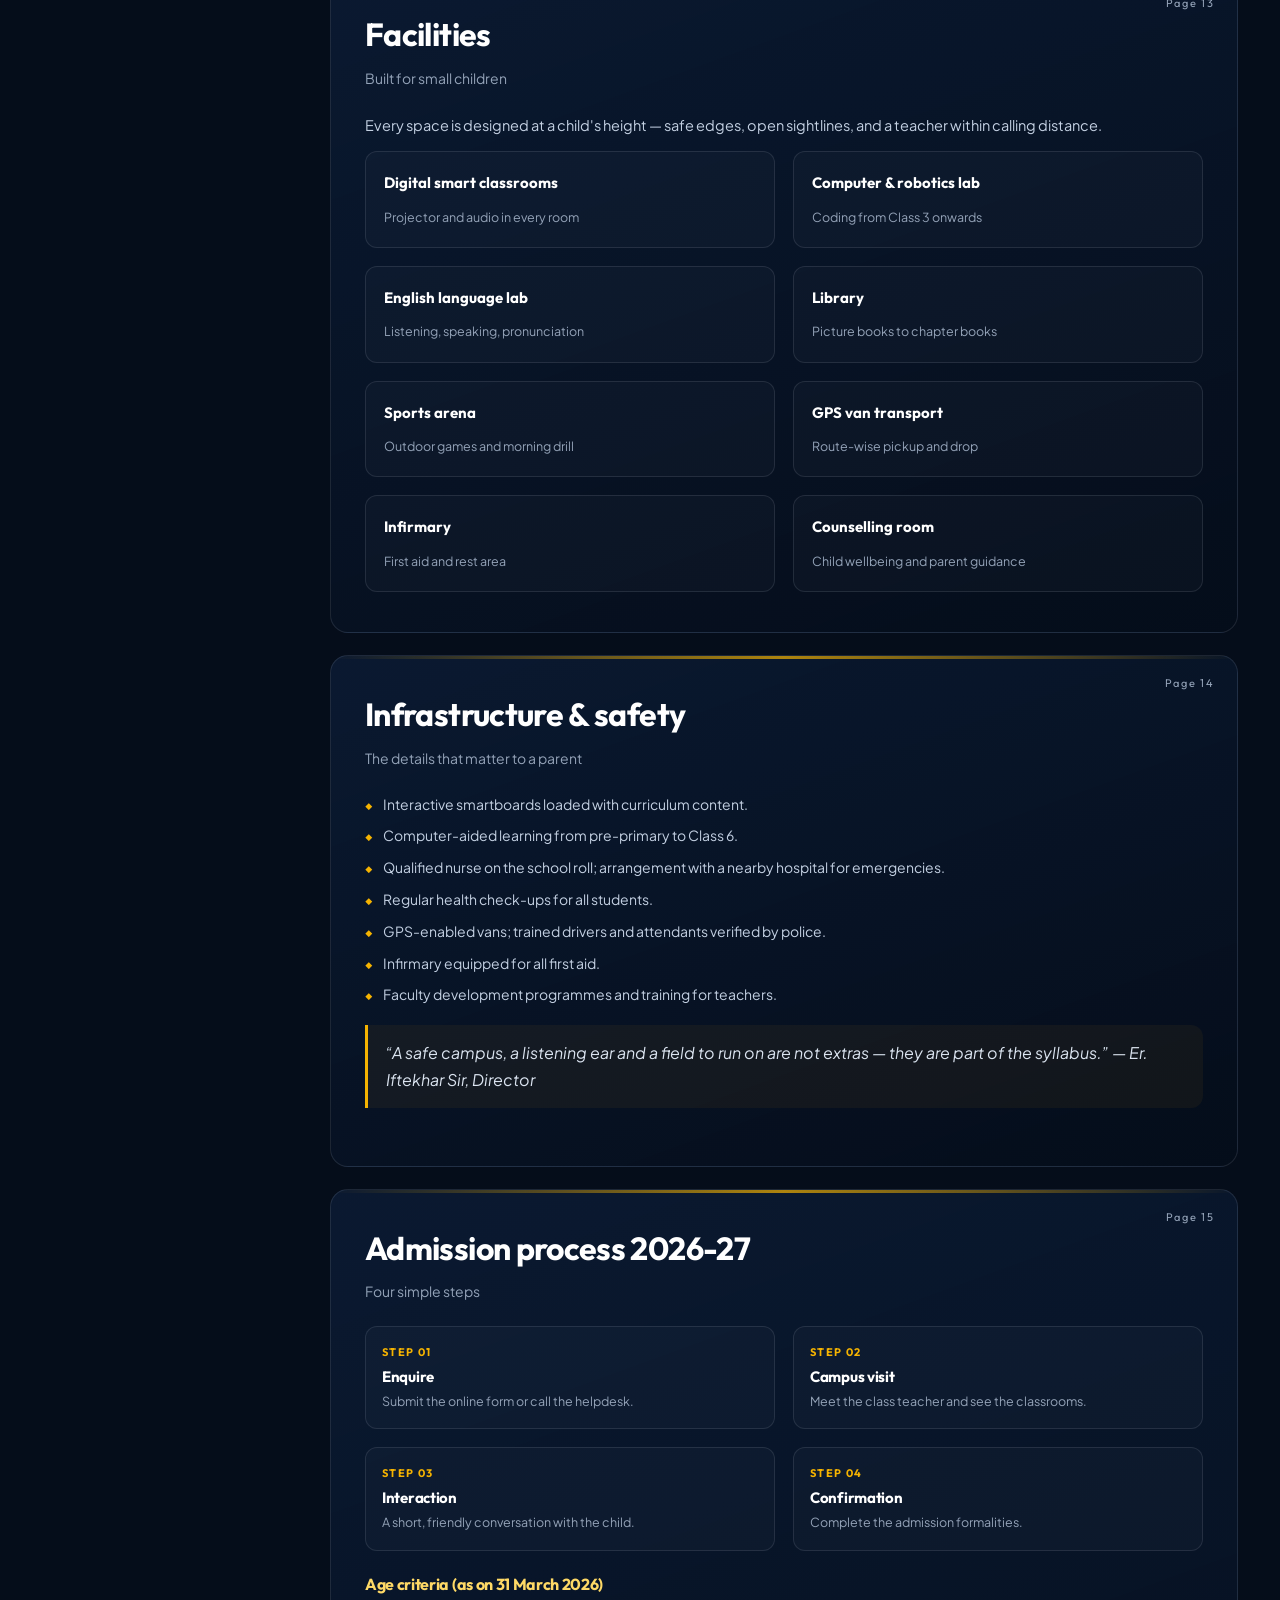
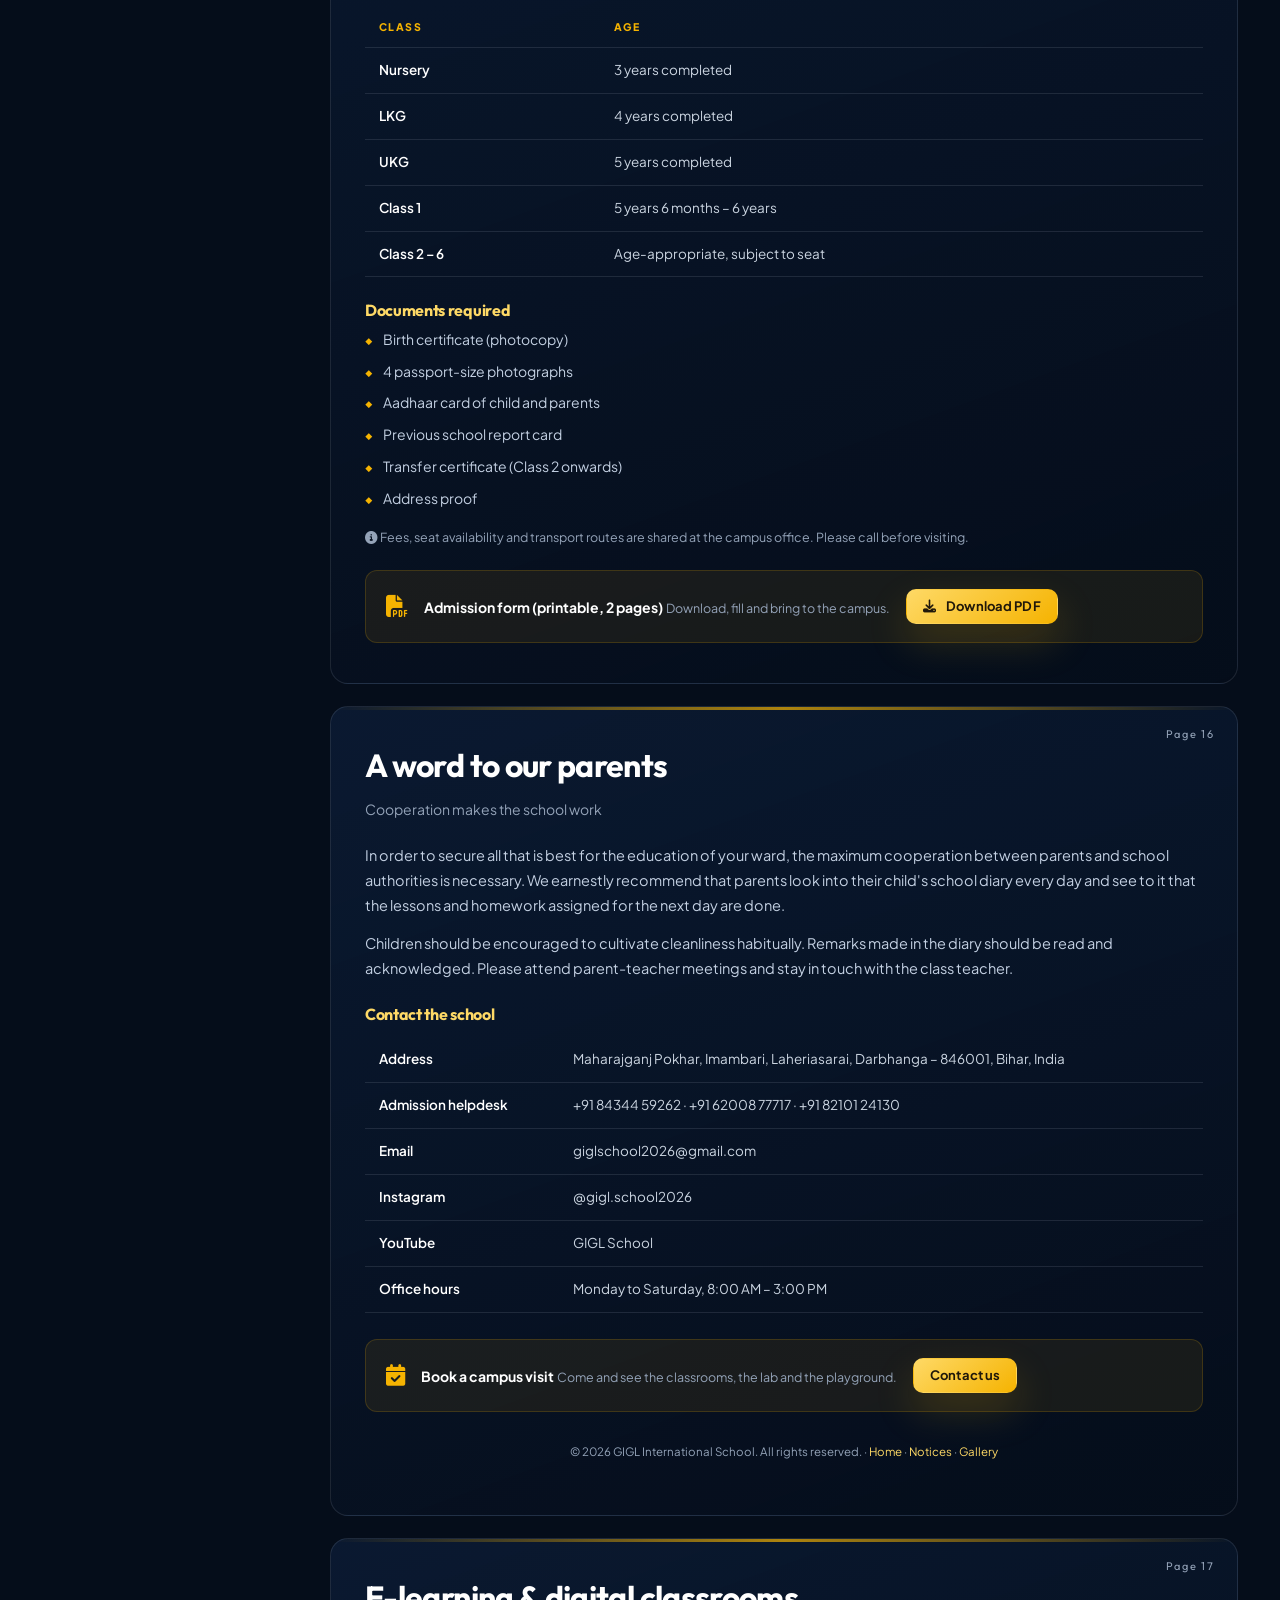
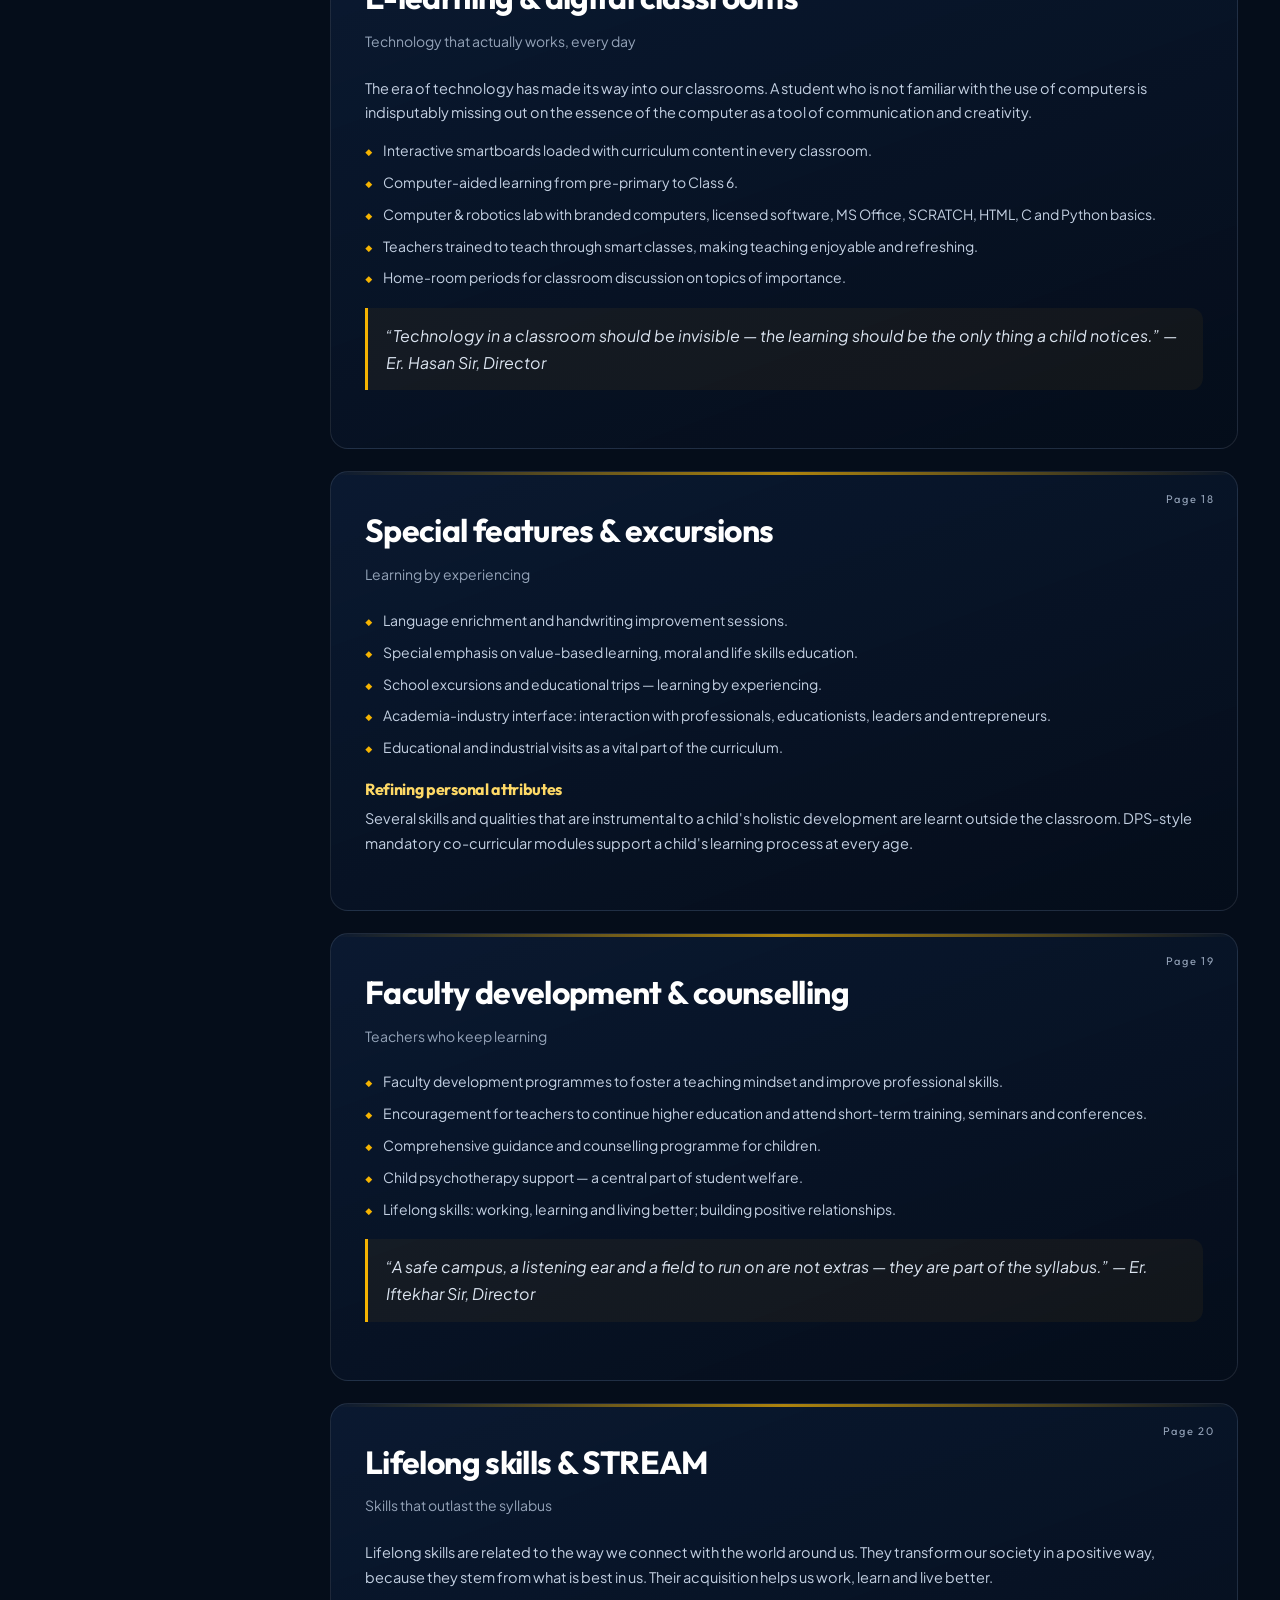
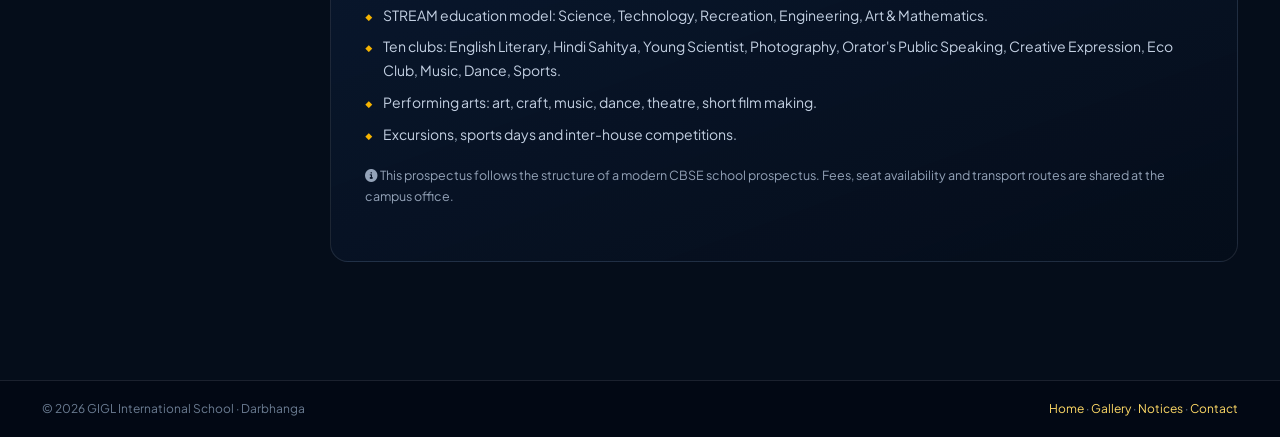
<file: prospectus.html>
<!DOCTYPE html>
<html lang="en">
<head>
<meta charset="utf-8">
<meta name="viewport" content="width=device-width, initial-scale=1">
<title>Digital Prospectus 2026-27 — GIGL International School, Darbhanga</title>
<meta name="description" content="GIGL International School digital prospectus 2026-27 — philosophy, academics, STREAM, facilities and admission guidelines.">
<meta name="theme-color" content="#0a192f">
<link rel="icon" href="assets/icons/favicon.svg" type="image/svg+xml">
<link rel="preconnect" href="https://fonts.googleapis.com">
<link rel="preconnect" href="https://fonts.gstatic.com" crossorigin>
<link href="https://fonts.googleapis.com/css2?family=Cinzel:wght@600;700&family=Outfit:wght@400;500;600;700;800&family=Plus+Jakarta+Sans:wght@400;500;600;700&display=swap" rel="stylesheet">
<link rel="stylesheet" href="https://cdnjs.cloudflare.com/ajax/libs/font-awesome/6.5.2/css/all.min.css">
<link rel="stylesheet" href="css/style.css">
<style>
  /* prospectus-specific */
  .pros-layout{display:grid;grid-template-columns:260px 1fr;gap:28px;margin-top:24px;align-items:start}
  .pros-nav{position:sticky;top:calc(var(--header-h) + 12px);background:rgba(15,36,68,.55);border:1px solid var(--line-soft);
    border-radius:16px;padding:14px;max-height:calc(100vh - 120px);overflow:auto}
  .pros-nav a{display:block;padding:9px 12px;border-radius:8px;font-size:12.5px;color:var(--muted);margin-bottom:2px;
    transition:background .2s,color .2s}
  .pros-nav a:hover{color:#fff;background:rgba(245,179,1,.06)}
  .pros-nav a.is-active{background:rgba(245,179,1,.14);color:var(--gold-light);font-weight:700}
  .pros-nav b{display:block;font-size:10px;letter-spacing:.16em;text-transform:uppercase;color:var(--gold);margin:14px 0 6px}
  .pros-page{
    border-radius:18px;border:1px solid var(--line-soft);background:linear-gradient(160deg,rgba(15,36,68,.55),rgba(5,13,26,.85));
    padding:40px 34px;margin-bottom:22px;position:relative;overflow:hidden;
  }
  .pros-page::before{content:"";position:absolute;top:0;left:0;right:0;height:3px;
    background:linear-gradient(90deg,transparent,var(--gold),transparent);opacity:.7}
  .pros-page .page-no{position:absolute;top:18px;right:22px;font-family:var(--font-display);font-size:11px;
    color:var(--muted);letter-spacing:.16em}
  .pros-page h2{font-size:clamp(22px,3vw,32px);margin-bottom:6px}
  .pros-page .sub{font-size:14px;color:var(--muted);margin-bottom:22px;max-width:64ch}
  .pros-page p{font-size:14.5px;color:#c3d0e2;margin-bottom:14px}
  .pros-page ul{display:grid;gap:8px;font-size:14px;color:#c3d0e2;margin:0 0 16px}
  .pros-page li{display:flex;gap:10px;align-items:flex-start}
  .pros-page li::before{content:"◆";color:var(--gold);font-size:9px;margin-top:6px}
  .cover{text-align:center;padding:60px 30px}
  .cover img{width:110px;height:110px;object-fit:contain;background:#fff;padding:6px;border-radius:50%;border:3px solid var(--gold);margin:0 auto 22px;box-shadow:0 0 46px rgba(245,179,1,.35)}
  .cover h1{font-family:var(--font-crest);font-size:clamp(26px,4vw,40px);letter-spacing:.04em}
  .cover .tag{font-size:11px;letter-spacing:.3em;text-transform:uppercase;color:var(--gold);margin-top:10px}
  .cover .line{height:1px;background:linear-gradient(90deg,transparent,var(--gold),transparent);margin:26px auto;max-width:320px}
  .cover .addr{font-size:13px;color:var(--muted);max-width:420px;margin:0 auto}
  .cover .yr{display:inline-block;margin-top:22px;padding:8px 18px;border-radius:999px;border:1px solid var(--line);color:var(--gold-light);font-size:12px;font-weight:700;letter-spacing:.14em}
  .pros-page .quote{border-left:3px solid var(--gold);padding:14px 18px;background:rgba(245,179,1,.05);border-radius:0 12px 12px 0;font-style:italic;color:#dbe4f0;margin:18px 0}
  .pros-page .two{display:grid;grid-template-columns:1fr 1fr;gap:18px}
  .pros-page .card{padding:18px;border-radius:12px;border:1px solid var(--line-soft);background:rgba(255,255,255,.025)}
  .pros-page .card b{display:block;font-family:var(--font-display);font-size:15px;color:#fff;margin-bottom:6px}
  .pros-page .card span{font-size:12.5px;color:var(--muted)}
  .pros-page table{width:100%;border-collapse:collapse;font-size:13.5px;margin-top:14px}
  .pros-page th,.pros-page td{padding:11px 14px;text-align:left;border-bottom:1px solid var(--line-soft)}
  .pros-page th{font-size:10.5px;letter-spacing:.14em;text-transform:uppercase;color:var(--gold);font-weight:800}
  .pros-page td:first-child{color:#fff;font-weight:600}
  .pros-page .callout{margin-top:22px;padding:18px 20px;border-radius:12px;border:1px solid var(--line);background:rgba(245,179,1,.08);display:flex;gap:16px;align-items:center;flex-wrap:wrap}
  .pros-page .callout b{color:#fff;font-size:14px}
  .pros-page .callout span{font-size:12.5px;color:var(--muted)}
  @media (max-width:900px){ .pros-layout{grid-template-columns:1fr} .pros-nav{position:static;max-height:none} }
  @media print{
    .site-header,.pros-nav,.floats,.mobile-bar,footer,.no-print{display:none !important}
    .pros-page{border:0;box-shadow:none;background:#fff;color:#000;page-break-after:always;break-after:page}
    .pros-page h2,.pros-page h3{color:#000}
    .pros-page p,.pros-page li,.pros-page td,.pros-page span{color:#111}
    .pros-page::before{display:none}
    body{background:#fff}
  }
</style>
</head>
<body>
<a class="skip" href="#main">Skip to content</a>
<div class="grain" aria-hidden="true"></div>

<div class="ticker" aria-label="Latest announcements">
  <span class="ticker__label"><i class="fa-solid fa-bullhorn"></i> Updates</span>
  <div class="ticker__track" data-notice-ticker>
    <span class="ticker__item"><b>Admissions Open 2026-27:</b> Nursery to Class 6th (CBSE Pattern) — Call +91 8434459262</span>
  </div>
</div>

<header class="site-header">
  <div class="navbar" id="navbar">
    <div class="wrap">
      <a class="brand" href="index.html">
        <img src="assets/images/gigl/logo.jpeg" alt="GIGL International School crest" width="50" height="50">
        <span class="brand__text">
          <span class="brand__name">GIGL International School</span>
          <span class="brand__sub">Shaping Minds · Building Futures</span>
        </span>
      </a>
      <nav class="menu" aria-label="Main navigation">
        <a href="index.html">Home</a>
        <a href="index.html#about">About</a>
        <a href="index.html#academics">Academics</a>
        <a href="index.html#admission">Admission</a>
        <a href="gallery.html">Gallery</a>
        <a href="notices.html">Notices</a>
        <a href="contact.html">Contact</a>
      </nav>
      <div class="nav-cta">
        <a class="btn btn-ghost btn-sm" href="javascript:window.print()"><i class="fa-solid fa-print"></i> Print</a>
        <a class="btn btn-gold btn-sm" href="index.html#admission"><i class="fa-solid fa-pen-to-square"></i> Apply Online</a>
      </div>
      <button class="burger" id="openMenu" aria-label="Open menu" aria-controls="drawer"><i class="fa-solid fa-bars"></i></button>
    </div>
  </div>
</header>

<div class="drawer" id="drawer" aria-hidden="true">
  <div class="drawer__top">
    <a class="brand" href="index.html"><img src="assets/images/gigl/logo.jpeg" alt="" width="42" height="42">
      <span class="brand__text"><span class="brand__name">GIGL International</span></span></a>
    <button class="drawer__close" id="closeMenu" aria-label="Close menu"><i class="fa-solid fa-xmark"></i></button>
  </div>
  <a href="index.html">Home <i class="fa-solid fa-arrow-right"></i></a>
  <a href="prospectus.html" aria-current="page">Prospectus <i class="fa-solid fa-arrow-right"></i></a>
  <a href="gallery.html">Gallery <i class="fa-solid fa-arrow-right"></i></a>
  <a href="notices.html">Notices <i class="fa-solid fa-arrow-right"></i></a>
  <a href="contact.html">Contact <i class="fa-solid fa-arrow-right"></i></a>
</div>

<main id="main">
  <section class="section" style="padding-top:40px">
    <div class="wrap">
      <p class="eyebrow" style="margin-bottom:0">Digital prospectus 2026-27</p>
      <h1 style="font-size:clamp(28px,4.5vw,44px);margin:8px 0 6px">Read the full prospectus</h1>
      <p class="sub">Sixteen short sections. Print the whole document with the button above, or jump to any
        section from the list on the left.</p>

      <div class="pros-layout">
        <nav class="pros-nav" aria-label="Prospectus sections">
          <b>Cover</b>
          <a href="#p1" class="is-active">1 · Cover</a>
          <a href="#p2">2 · Principal's welcome</a>
          <a href="#p3">3 · About GIGL</a>
          <a href="#p4">4 · Vision, mission, philosophy</a>
          <a href="#p5">5 · Twelve core values</a>
          <b>Academics</b>
          <a href="#p6">6 · Curriculum model</a>
          <a href="#p7">7 · Teaching &amp; learning</a>
          <a href="#p8">8 · Early years (Nursery–UKG)</a>
          <a href="#p9">9 · Foundation years (1–4)</a>
          <a href="#p10">10 · Growing years (5–6)</a>
          <a href="#p11">11 · STREAM model</a>
          <a href="#p12">12 · Co-scholastic programme</a>
          <b>Campus</b>
          <a href="#p13">13 · Facilities</a>
          <a href="#p14">14 · Infrastructure &amp; safety</a>
          <a href="#p17">17 · E-learning &amp; digital classrooms</a>
          <a href="#p18">18 · Special features &amp; excursions</a>
          <a href="#p19">19 · Faculty &amp; counselling</a>
          <a href="#p20">20 · Lifelong skills &amp; STREAM</a>
          <b>Admission</b>
          <a href="#p15">15 · Admission process</a>
          <a href="#p16">16 · A word to parents</a>
        </nav>

        <div>

          <!-- 1 cover -->
          <article class="pros-page" id="p1">
            <span class="page-no">Page 1</span>
            <div class="cover">
              <img src="assets/images/gigl/logo.jpeg" alt="GIGL International School crest">
              <h1>GIGL International School</h1>
              <div class="tag">Shaping Minds · Building Futures</div>
              <div class="line"></div>
              <p class="addr">Maharajganj Pokhar, Imambari, Laheriasarai,<br>Darbhanga – 846001, Bihar, India</p>
              <span class="yr">Prospectus · Session 2026-27</span>
              <p style="margin-top:30px;font-size:12px;color:var(--muted)">Nursery to Class 6th · CBSE pattern curriculum</p>
            </div>
          </article>

          <!-- 2 principal welcome -->
          <article class="pros-page" id="p2">
            <span class="page-no">Page 2</span>
            <h2>Principal's welcome</h2>
            <p class="sub">A message from Mohammad Afzal Sir, Principal &amp; Director</p>
            <p>Dear parents,</p>
            <p>Choosing a school is one of the most important decisions you will make for your child.
              At GIGL International School we keep three promises: a teacher who knows your child by
              name, a classroom that works, and a campus where your child is safe and happy.</p>
            <div class="quote">“Every child who walks through our gate deserves a teacher who believes
              in them before the world does.”</div>
            <p>We are a small school on purpose. Small classes mean individual attention, honest feedback
              and a teacher who notices when a child is quiet. Our classrooms are digital, our playground
              is open, and our doors are open to parents every day.</p>
            <p>I invite you to visit the campus, sit in a class, and speak to our teachers. That is the
              best way to know if GIGL is the right home for your child.</p>
            <p style="margin-top:26px"><strong>Mohammad Afzal Sir (B.Ed)</strong><br>
              <span style="font-size:12.5px;color:var(--muted)">Principal &amp; Director, GIGL International School</span></p>
          </article>

          <!-- 3 about -->
          <article class="pros-page" id="p3">
            <span class="page-no">Page 3</span>
            <h2>About GIGL</h2>
            <p class="sub">A school started with one belief</p>
            <p>GIGL International School was started with one belief — that a child in Darbhanga deserves
              the same quality of teaching, technology and care as a child in any metro city.</p>
            <p>We keep our classes small, our classrooms digital, and our doors open. Parents are partners,
              not visitors. Every teacher here knows every child by name.</p>
            <div class="two" style="margin-top:22px">
              <div class="card"><b>Curriculum</b><span>CBSE pattern, Nursery to Class 6th</span></div>
              <div class="card"><b>Medium</b><span>English medium instruction</span></div>
              <div class="card"><b>Classes</b><span>Nursery, LKG, UKG, 1 to 6</span></div>
              <div class="card"><b>Campus</b><span>Maharajganj Pokhar, Imambari, Laheriasarai</span></div>
            </div>
          </article>

          <!-- 4 vision mission philosophy -->
          <article class="pros-page" id="p4">
            <span class="page-no">Page 4</span>
            <h2>Vision, mission &amp; philosophy</h2>
            <p class="sub">What we stand for</p>
            <div class="two">
              <div class="card">
                <b>Our vision</b>
                <span>To be Darbhanga's most trusted school for early and primary education.</span>
              </div>
              <div class="card">
                <b>Our mission</b>
                <span>To teach with clarity, warmth and honesty — and to make learning joyful every day.</span>
              </div>
            </div>
            <h3 style="font-size:17px;margin:24px 0 10px;color:var(--gold-light)">Our philosophy</h3>
            <p>Every child is endowed with a unique set of attributes and abilities. Our job is to nurture
              them so that they blossom. We believe in application-oriented learning, individual attention,
              and total personality development — not only marks.</p>
            <ul>
              <li>Accept and respect every individual without bias or prejudice.</li>
              <li>Help learners explore their potential and grow, both academically and personally.</li>
              <li>Provide a dynamic learning environment that builds critical thinking and lifelong learning.</li>
              <li>Uphold Indian culture and values while fostering global citizenship.</li>
            </ul>
          </article>

          <!-- 5 values -->
          <article class="pros-page" id="p5">
            <span class="page-no">Page 5</span>
            <h2>Twelve core values</h2>
            <p class="sub">Values we name, practise and reward</p>
            <div class="values" style="margin-top:6px">
              <span class="value">Compassion</span><span class="value">Determination</span>
              <span class="value">Integrity</span><span class="value">Cleanliness</span>
              <span class="value">Honesty</span><span class="value">Respect</span>
              <span class="value">Responsibility</span><span class="value">Curiosity</span>
              <span class="value">Discipline</span><span class="value">Teamwork</span>
              <span class="value">Empathy</span><span class="value">Excellence</span>
            </div>
            <p style="margin-top:22px">These twelve words are not posters on a wall. They appear in our
              morning assembly, our classroom rules, our report cards and our awards. A child who is honest
              and kind is celebrated as much as a child who tops a test.</p>
          </article>

          <!-- 6 curriculum model -->
          <article class="pros-page" id="p6">
            <span class="page-no">Page 6</span>
            <h2>Curriculum model</h2>
            <p class="sub">CBSE pattern, adapted for young learners</p>
            <p>The GIGL curriculum follows the CBSE pattern and is organised into three stages, each
              matched to the child's age and development.</p>
            <ul>
              <li><strong>Early Years (Nursery–UKG):</strong> play, phonics, number sense, art, rhyme, social skills.</li>
              <li><strong>Foundation Years (Class 1–4):</strong> English, Hindi, Mathematics, EVS, Computer, Art, Music, PE.</li>
              <li><strong>Growing Years (Class 5–6):</strong> English, Hindi, Sanskrit, Mathematics, Science, Social Science, Computer.</li>
            </ul>
            <p>Assessment is continuous and descriptive. We do not publish class rankings for small children.</p>
          </article>

          <!-- 7 teaching & learning -->
          <article class="pros-page" id="p7">
            <span class="page-no">Page 7</span>
            <h2>Teaching &amp; learning</h2>
            <p class="sub">How a GIGL class actually runs</p>
            <ul>
              <li>Activity based learning — concepts are seen, touched and understood, not memorised.</li>
              <li>Digital smart classes with projector and audio in every room.</li>
              <li>Inquiry-based approaches that let children ask questions and find answers.</li>
              <li>Individual attention — teachers restructure knowledge to match each child's pace.</li>
              <li>Home room periods for classroom discussion on values and life skills.</li>
              <li>Regular handwriting, reading and language enrichment sessions.</li>
            </ul>
            <div class="quote">“Technology in a classroom should be invisible — the learning should be the
              only thing a child notices.” — Er. Hasan Sir, Director</div>
          </article>

          <!-- 8 early years -->
          <article class="pros-page" id="p8">
            <span class="page-no">Page 8</span>
            <h2>Early Years programme</h2>
            <p class="sub">Nursery · LKG · UKG (age 3 to 5)</p>
            <p>The kindergarten inculcates curiosity, exploration and discovery in a fun-filled, safe and
              happy learning environment. An individualised approach nurtures a love of learning, social
              skills and moral values.</p>
            <ul>
              <li>Phonics, pre-writing and number sense</li>
              <li>Story, rhyme, art, music and free play</li>
              <li>Toilet training support and a rest routine</li>
              <li>No formal exams — observation and gentle guidance only</li>
              <li>English communication from the very first day</li>
            </ul>
          </article>

          <!-- 9 foundation -->
          <article class="pros-page" id="p9">
            <span class="page-no">Page 9</span>
            <h2>Foundation years programme</h2>
            <p class="sub">Class 1 to 4 (age 6 to 9)</p>
            <p>The foundation years encourage inquiry and exploration, and develop the child's competence
              in reading, writing, listening, speaking and problem solving.</p>
            <ul>
              <li>English, Hindi, Mathematics, Environmental Studies</li>
              <li>Computer and digital literacy from Class 1</li>
              <li>Art, music, dance and physical education</li>
              <li>Continuous assessment with detailed, kind feedback</li>
              <li>Reading corners and graded library books</li>
            </ul>
          </article>

          <!-- 10 growing -->
          <article class="pros-page" id="p10">
            <span class="page-no">Page 10</span>
            <h2>Growing years programme</h2>
            <p class="sub">Class 5 &amp; 6 (age 10 to 12)</p>
            <p>The growing years build on what was learnt in the primary school and ensure progression and
              continuity. The programme incorporates continuous evaluation and review of the child's
              performance.</p>
            <ul>
              <li>English, Hindi, Sanskrit, Mathematics</li>
              <li>Science and Social Science</li>
              <li>Computer and coding</li>
              <li>Project work and Olympiad preparation</li>
              <li>Term assessments with detailed feedback</li>
            </ul>
          </article>

          <!-- 11 STREAM -->
          <article class="pros-page" id="p11">
            <span class="page-no">Page 11</span>
            <h2>STREAM education model</h2>
            <p class="sub">Science · Technology · Recreation · Engineering · Art · Mathematics</p>
            <p>STREAM is woven into the weekly timetable through labs, projects and club time — not
              treated as an extra.</p>
            <div class="two" style="margin-top:14px">
              <div class="card"><b>Science</b><span>Curiosity and experiments</span></div>
              <div class="card"><b>Technology</b><span>Coding from Class 3</span></div>
              <div class="card"><b>Recreation</b><span>Sports and play</span></div>
              <div class="card"><b>Engineering</b><span>Making and building</span></div>
              <div class="card"><b>Art &amp; Maths</b><span>Expression and logic</span></div>
            </div>
            <p style="margin-top:18px">Ten clubs run one afternoon a week: English Literary, Hindi Sahitya,
              Young Scientist, Photography, Orator's Public Speaking, Creative Expression, Eco Club,
              Music, Dance and Sports.</p>
          </article>

          <!-- 12 co-scholastic -->
          <article class="pros-page" id="p12">
            <span class="page-no">Page 12</span>
            <h2>Co-scholastic programme</h2>
            <p class="sub">Learning that happens outside the classroom</p>
            <p>Several skills and qualities that are instrumental to a child's holistic development are
              learnt outside the classroom. GIGL has a mandatory co-curricular programme that fully
              supports a child's learning process.</p>
            <ul>
              <li><strong>Performing arts:</strong> art, craft, music, dance, theatre, short film making.</li>
              <li><strong>Sports:</strong> outdoor games, morning drill, inter-house competitions.</li>
              <li><strong>Excursions:</strong> educational trips that let children learn by experiencing.</li>
              <li><strong>Academia-industry interface:</strong> interaction with professionals and entrepreneurs.</li>
              <li><strong>Child counselling:</strong> wellbeing support for children and parents.</li>
            </ul>
          </article>

          <!-- 13 facilities -->
          <article class="pros-page" id="p13">
            <span class="page-no">Page 13</span>
            <h2>Facilities</h2>
            <p class="sub">Built for small children</p>
            <p>Every space is designed at a child's height — safe edges, open sightlines, and a teacher
              within calling distance.</p>
            <div class="two">
              <div class="card"><b>Digital smart classrooms</b><span>Projector and audio in every room</span></div>
              <div class="card"><b>Computer &amp; robotics lab</b><span>Coding from Class 3 onwards</span></div>
              <div class="card"><b>English language lab</b><span>Listening, speaking, pronunciation</span></div>
              <div class="card"><b>Library</b><span>Picture books to chapter books</span></div>
              <div class="card"><b>Sports arena</b><span>Outdoor games and morning drill</span></div>
              <div class="card"><b>GPS van transport</b><span>Route-wise pickup and drop</span></div>
              <div class="card"><b>Infirmary</b><span>First aid and rest area</span></div>
              <div class="card"><b>Counselling room</b><span>Child wellbeing and parent guidance</span></div>
            </div>
          </article>

          <!-- 14 infrastructure & safety -->
          <article class="pros-page" id="p14">
            <span class="page-no">Page 14</span>
            <h2>Infrastructure &amp; safety</h2>
            <p class="sub">The details that matter to a parent</p>
            <ul>
              <li>Interactive smartboards loaded with curriculum content.</li>
              <li>Computer-aided learning from pre-primary to Class 6.</li>
              <li>Qualified nurse on the school roll; arrangement with a nearby hospital for emergencies.</li>
              <li>Regular health check-ups for all students.</li>
              <li>GPS-enabled vans; trained drivers and attendants verified by police.</li>
              <li>Infirmary equipped for all first aid.</li>
              <li>Faculty development programmes and training for teachers.</li>
            </ul>
            <div class="quote">“A safe campus, a listening ear and a field to run on are not extras —
              they are part of the syllabus.” — Er. Iftekhar Sir, Director</div>
          </article>

          <!-- 15 admission -->
          <article class="pros-page" id="p15">
            <span class="page-no">Page 15</span>
            <h2>Admission process 2026-27</h2>
            <p class="sub">Four simple steps</p>
            <div class="two">
              <div class="step" style="background:rgba(255,255,255,.025);border:1px solid var(--line-soft);border-radius:12px;padding:16px">
                <b style="color:var(--gold);font-size:11px;letter-spacing:.12em">STEP 01</b>
                <h4 style="margin:6px 0;font-size:15px">Enquire</h4>
                <p style="font-size:12.5px;color:var(--muted);margin:0">Submit the online form or call the helpdesk.</p>
              </div>
              <div class="step" style="background:rgba(255,255,255,.025);border:1px solid var(--line-soft);border-radius:12px;padding:16px">
                <b style="color:var(--gold);font-size:11px;letter-spacing:.12em">STEP 02</b>
                <h4 style="margin:6px 0;font-size:15px">Campus visit</h4>
                <p style="font-size:12.5px;color:var(--muted);margin:0">Meet the class teacher and see the classrooms.</p>
              </div>
              <div class="step" style="background:rgba(255,255,255,.025);border:1px solid var(--line-soft);border-radius:12px;padding:16px">
                <b style="color:var(--gold);font-size:11px;letter-spacing:.12em">STEP 03</b>
                <h4 style="margin:6px 0;font-size:15px">Interaction</h4>
                <p style="font-size:12.5px;color:var(--muted);margin:0">A short, friendly conversation with the child.</p>
              </div>
              <div class="step" style="background:rgba(255,255,255,.025);border:1px solid var(--line-soft);border-radius:12px;padding:16px">
                <b style="color:var(--gold);font-size:11px;letter-spacing:.12em">STEP 04</b>
                <h4 style="margin:6px 0;font-size:15px">Confirmation</h4>
                <p style="font-size:12.5px;color:var(--muted);margin:0">Complete the admission formalities.</p>
              </div>
            </div>

            <h3 style="font-size:16px;margin:24px 0 8px;color:var(--gold-light)">Age criteria (as on 31 March 2026)</h3>
            <table>
              <thead><tr><th>Class</th><th>Age</th></tr></thead>
              <tbody>
                <tr><td>Nursery</td><td>3 years completed</td></tr>
                <tr><td>LKG</td><td>4 years completed</td></tr>
                <tr><td>UKG</td><td>5 years completed</td></tr>
                <tr><td>Class 1</td><td>5 years 6 months – 6 years</td></tr>
                <tr><td>Class 2 – 6</td><td>Age-appropriate, subject to seat</td></tr>
              </tbody>
            </table>

            <h3 style="font-size:16px;margin:24px 0 8px;color:var(--gold-light)">Documents required</h3>
            <ul>
              <li>Birth certificate (photocopy)</li>
              <li>4 passport-size photographs</li>
              <li>Aadhaar card of child and parents</li>
              <li>Previous school report card</li>
              <li>Transfer certificate (Class 2 onwards)</li>
              <li>Address proof</li>
            </ul>
            <p style="font-size:12.5px;color:#94a3b8">
              <i class="fa-solid fa-circle-info"></i> Fees, seat availability and transport routes are shared
              at the campus office. Please call before visiting.
            </p>

            <div class="callout">
              <i class="fa-solid fa-file-pdf" style="color:var(--gold);font-size:22px"></i>
              <div>
                <b>Admission form (printable, 2 pages)</b>
                <span>Download, fill and bring to the campus.</span>
              </div>
              <a class="btn btn-gold btn-sm" href="assets/docs/GIGL_International_School_Admission_Form.pdf" target="_blank" rel="noopener">
                <i class="fa-solid fa-download"></i> Download PDF
              </a>
            </div>
          </article>

          <!-- 16 word to parents + contact -->
          <article class="pros-page" id="p16">
            <span class="page-no">Page 16</span>
            <h2>A word to our parents</h2>
            <p class="sub">Cooperation makes the school work</p>
            <p>In order to secure all that is best for the education of your ward, the maximum cooperation
              between parents and school authorities is necessary. We earnestly recommend that parents
              look into their child's school diary every day and see to it that the lessons and homework
              assigned for the next day are done.</p>
            <p>Children should be encouraged to cultivate cleanliness habitually. Remarks made in the diary
              should be read and acknowledged. Please attend parent-teacher meetings and stay in touch with
              the class teacher.</p>

            <h3 style="font-size:16px;margin:24px 0 8px;color:var(--gold-light)">Contact the school</h3>
            <table>
              <tbody>
                <tr><td>Address</td><td>Maharajganj Pokhar, Imambari, Laheriasarai, Darbhanga – 846001, Bihar, India</td></tr>
                <tr><td>Admission helpdesk</td><td>+91 84344 59262 · +91 62008 77717 · +91 82101 24130</td></tr>
                <tr><td>Email</td><td>giglschool2026@gmail.com</td></tr>
                <tr><td>Instagram</td><td>@gigl.school2026</td></tr>
                <tr><td>YouTube</td><td>GIGL School</td></tr>
                <tr><td>Office hours</td><td>Monday to Saturday, 8:00 AM – 3:00 PM</td></tr>
              </tbody>
            </table>

            <div class="callout" style="margin-top:26px">
              <i class="fa-solid fa-calendar-check" style="color:var(--gold);font-size:22px"></i>
              <div>
                <b>Book a campus visit</b>
                <span>Come and see the classrooms, the lab and the playground.</span>
              </div>
              <a class="btn btn-gold btn-sm" href="contact.html">Contact us</a>
            </div>

            <p style="margin-top:30px;font-size:11.5px;color:#94a3b8;text-align:center">
              © 2026 GIGL International School. All rights reserved. ·
              <a href="index.html">Home</a> · <a href="notices.html">Notices</a> · <a href="gallery.html">Gallery</a>
            </p>
          </article>

          <!-- 17 e-learning -->
          <article class="pros-page" id="p17">
            <span class="page-no">Page 17</span>
            <h2>E-learning &amp; digital classrooms</h2>
            <p class="sub">Technology that actually works, every day</p>
            <p>The era of technology has made its way into our classrooms. A student who is not familiar
              with the use of computers is indisputably missing out on the essence of the computer as a
              tool of communication and creativity.</p>
            <ul>
              <li>Interactive smartboards loaded with curriculum content in every classroom.</li>
              <li>Computer-aided learning from pre-primary to Class 6.</li>
              <li>Computer &amp; robotics lab with branded computers, licensed software, MS Office, SCRATCH, HTML, C and Python basics.</li>
              <li>Teachers trained to teach through smart classes, making teaching enjoyable and refreshing.</li>
              <li>Home-room periods for classroom discussion on topics of importance.</li>
            </ul>
            <div class="quote">“Technology in a classroom should be invisible — the learning should be
              the only thing a child notices.” — Er. Hasan Sir, Director</div>
          </article>

          <!-- 18 special features -->
          <article class="pros-page" id="p18">
            <span class="page-no">Page 18</span>
            <h2>Special features &amp; excursions</h2>
            <p class="sub">Learning by experiencing</p>
            <ul>
              <li>Language enrichment and handwriting improvement sessions.</li>
              <li>Special emphasis on value-based learning, moral and life skills education.</li>
              <li>School excursions and educational trips — learning by experiencing.</li>
              <li>Academia-industry interface: interaction with professionals, educationists, leaders and entrepreneurs.</li>
              <li>Educational and industrial visits as a vital part of the curriculum.</li>
            </ul>
            <h3 style="font-size:16px;margin:20px 0 8px;color:var(--gold-light)">Refining personal attributes</h3>
            <p>Several skills and qualities that are instrumental to a child's holistic development are
              learnt outside the classroom. DPS-style mandatory co-curricular modules support a child's
              learning process at every age.</p>
          </article>

          <!-- 19 faculty & counselling -->
          <article class="pros-page" id="p19">
            <span class="page-no">Page 19</span>
            <h2>Faculty development &amp; counselling</h2>
            <p class="sub">Teachers who keep learning</p>
            <ul>
              <li>Faculty development programmes to foster a teaching mindset and improve professional skills.</li>
              <li>Encouragement for teachers to continue higher education and attend short-term training, seminars and conferences.</li>
              <li>Comprehensive guidance and counselling programme for children.</li>
              <li>Child psychotherapy support — a central part of student welfare.</li>
              <li>Lifelong skills: working, learning and living better; building positive relationships.</li>
            </ul>
            <div class="quote">“A safe campus, a listening ear and a field to run on are not extras —
              they are part of the syllabus.” — Er. Iftekhar Sir, Director</div>
          </article>

          <!-- 20 lifelong skills & stream recap -->
          <article class="pros-page" id="p20">
            <span class="page-no">Page 20</span>
            <h2>Lifelong skills &amp; STREAM</h2>
            <p class="sub">Skills that outlast the syllabus</p>
            <p>Lifelong skills are related to the way we connect with the world around us. They transform
              our society in a positive way, because they stem from what is best in us. Their acquisition
              helps us work, learn and live better.</p>
            <ul>
              <li>STREAM education model: Science, Technology, Recreation, Engineering, Art &amp; Mathematics.</li>
              <li>Ten clubs: English Literary, Hindi Sahitya, Young Scientist, Photography, Orator's Public Speaking, Creative Expression, Eco Club, Music, Dance, Sports.</li>
              <li>Performing arts: art, craft, music, dance, theatre, short film making.</li>
              <li>Excursions, sports days and inter-house competitions.</li>
            </ul>
            <p style="margin-top:18px;font-size:12.5px;color:#94a3b8">
              <i class="fa-solid fa-circle-info"></i> This prospectus follows the structure of a modern CBSE
              school prospectus. Fees, seat availability and transport routes are shared at the campus office.
            </p>
          </article>

        </div>
      </div>
    </div>
  </section>
</main>

<footer>
  <div class="wrap">
    <div class="foot__bottom" style="border:0">
      <span>© <span data-year>2026</span> GIGL International School · Darbhanga</span>
      <span><a href="index.html">Home</a> · <a href="gallery.html">Gallery</a> · <a href="notices.html">Notices</a> · <a href="contact.html">Contact</a></span>
    </div>
  </div>
</footer>

<div class="floats">
  <a class="fab fab--wa" href="https://wa.me/918434459262" target="_blank" rel="noopener" aria-label="WhatsApp" style="position:relative"><i class="fa-brands fa-whatsapp"></i></a>
  <button class="fab fab--top" id="toTop" aria-label="Back to top"><i class="fa-solid fa-arrow-up"></i></button>
</div>

<div class="mobile-bar">
  <a href="tel:+918434459262"><i class="fa-solid fa-phone"></i> Call</a>
  <a href="https://wa.me/918434459262" target="_blank" rel="noopener"><i class="fa-brands fa-whatsapp"></i> WhatsApp</a>
  <a class="primary" href="index.html#admission"><i class="fa-solid fa-pen-to-square"></i> Apply</a>
</div>

<script src="js/main.js" defer></script>
<script src="js/notices.js" defer></script>
<script>
  window.GIGLToast = function (msg) {
    var t = document.createElement("div");
    t.className = "toast is-open"; t.textContent = msg;
    document.body.appendChild(t);
    setTimeout(function () { t.classList.remove("is-open"); setTimeout(function () { t.remove(); }, 400); }, 2600);
  };
  // highlight active page in the prospectus nav while scrolling
  (function () {
    var links = document.querySelectorAll(".pros-nav a");
    var pages = document.querySelectorAll(".pros-page");
    if (!links.length || !pages.length) return;
    var io = new IntersectionObserver(function (entries) {
      entries.forEach(function (en) {
        if (en.isIntersecting) {
          links.forEach(function (l) { l.classList.remove("is-active"); });
          var a = document.querySelector('.pros-nav a[href="#' + en.target.id + '"]');
          if (a) a.classList.add("is-active");
        }
      });
    }, { rootMargin: "-40% 0px -55% 0px", threshold: 0 });
    pages.forEach(function (p) { io.observe(p); });
  })();
</script>
</body>
</html>
</file>
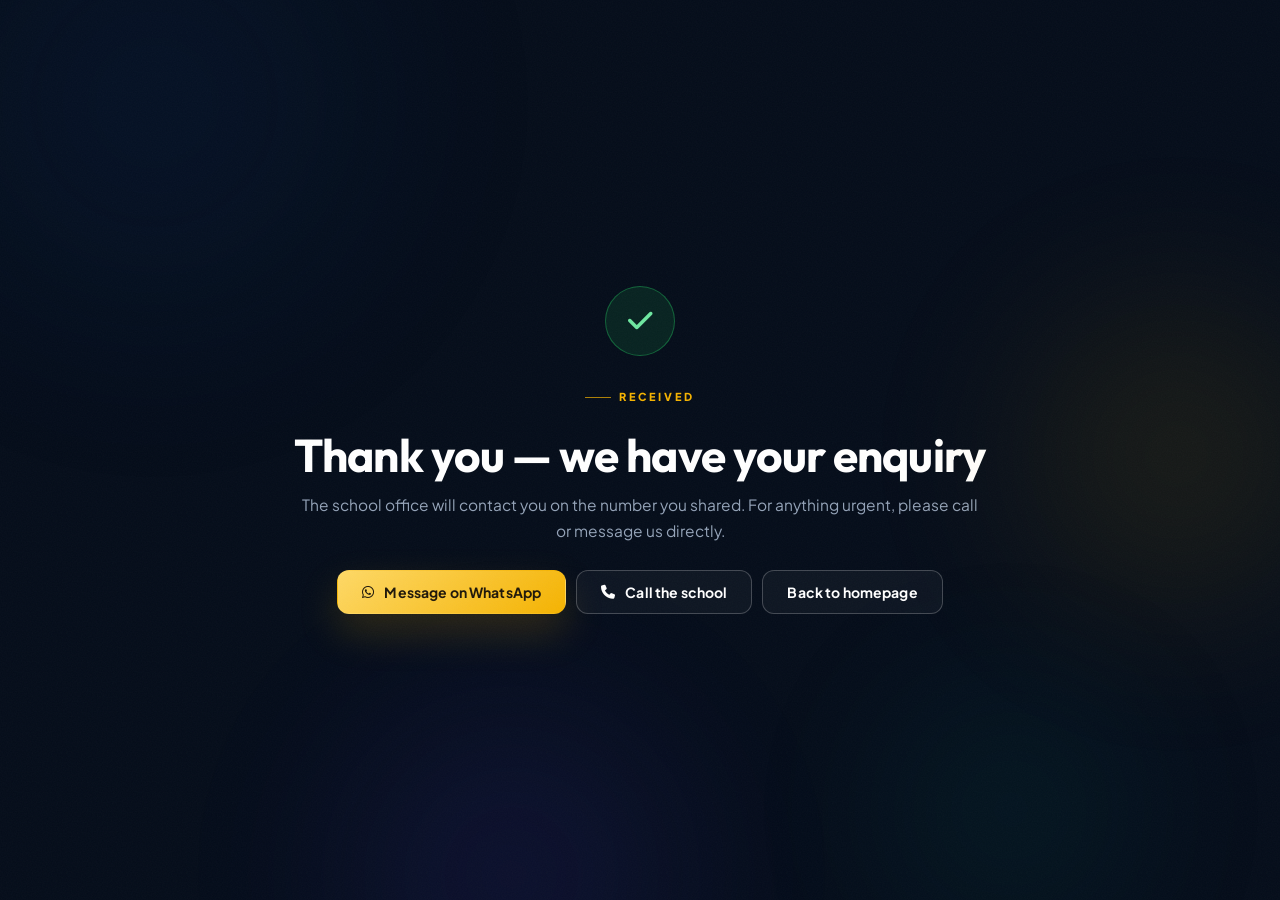
<file: thankyou.html>
<!DOCTYPE html>
<html lang="en">
<head>
<meta charset="utf-8">
<meta name="viewport" content="width=device-width, initial-scale=1">
<title>Thank you — GIGL International School</title>
<meta name="robots" content="noindex">
<meta name="theme-color" content="#0a192f">
<link rel="icon" href="assets/icons/favicon.svg" type="image/svg+xml">
<link href="https://fonts.googleapis.com/css2?family=Outfit:wght@400;600;700;800&family=Plus+Jakarta+Sans:wght@400;600&display=swap" rel="stylesheet">
<link rel="stylesheet" href="https://cdnjs.cloudflare.com/ajax/libs/font-awesome/6.5.2/css/all.min.css">
<link rel="stylesheet" href="css/style.css">
<link rel="stylesheet" href="css/cinematic.css">
</head>
<body>
<div class="grain" aria-hidden="true"></div>
<div class="aurora" aria-hidden="true"><span></span><span></span><span></span><span></span></div>
<main style="min-height:100vh;display:grid;place-items:center;padding:24px;text-align:center">
  <div>
    <div style="width:70px;height:70px;border-radius:50%;display:grid;place-items:center;margin:0 auto 22px;background:rgba(34,197,94,.12);border:1px solid rgba(34,197,94,.4);color:#6ee7a0;font-size:28px">
      <i class="fa-solid fa-check"></i>
    </div>
    <p class="eyebrow" style="justify-content:center">Received</p>
    <h1 style="font-size:clamp(28px,5vw,46px);margin:10px 0">Thank you — we have your enquiry</h1>
    <p class="sub" style="margin:0 auto 26px">The school office will contact you on the number you shared.
      For anything urgent, please call or message us directly.</p>
    <div style="display:flex;gap:10px;justify-content:center;flex-wrap:wrap">
      <a class="btn btn-gold" href="https://wa.me/918434459262" target="_blank" rel="noopener"><i class="fa-brands fa-whatsapp"></i> Message on WhatsApp</a>
      <a class="btn btn-ghost" href="tel:+918434459262"><i class="fa-solid fa-phone"></i> Call the school</a>
      <a class="btn btn-ghost" href="index.html">Back to homepage</a>
    </div>
  </div>
</main>
</body>
</html>
</file>
<file: css/style.css>
/* ==========================================================================
   GIGL International School — style.css
   Navy + gold cinematic theme. Vanilla CSS, no build step, GitHub Pages safe.
   All paths in this file are relative to the css/ folder's parent.
   ========================================================================== */

/* ---------- 1. Tokens ---------- */
:root{
  --navy-900:#050d1a;
  --navy-800:#081428;
  --navy-700:#0a192f;
  --navy-600:#0f2444;
  --gold:#f5b301;
  --gold-light:#fed966;
  --white:#ffffff;
  --slate:#cbd5e1;
  --muted:#94a3b8;
  --line:rgba(245,179,1,.18);
  --line-soft:rgba(203,213,225,.12);
  --glass:rgba(15,36,68,.55);
  --success:#22c55e;
  --danger:#ef4444;

  --radius-s:10px;
  --radius:16px;
  --radius-l:24px;

  --s1:4px; --s2:8px; --s3:12px; --s4:16px; --s5:24px;
  --s6:32px; --s7:48px; --s8:64px; --s9:96px;

  --font-display:"Outfit",system-ui,sans-serif;
  --font-body:"Plus Jakarta Sans",system-ui,sans-serif;
  --font-crest:"Cinzel",Georgia,serif;

  --shadow:0 24px 60px rgba(0,0,0,.45);
  --shadow-gold:0 18px 40px rgba(245,179,1,.18);
  --ease:cubic-bezier(.22,.61,.36,1);
  --header-h:76px;
}

/* ---------- 2. Reset ---------- */
*,*::before,*::after{box-sizing:border-box}
html{scroll-behavior:smooth;scroll-padding-top:calc(var(--header-h) + 24px)}
body{
  margin:0;background:var(--navy-900);color:var(--slate);
  font-family:var(--font-body);font-size:16px;line-height:1.7;
  -webkit-font-smoothing:antialiased;overflow-x:hidden;
}
img{max-width:100%;display:block}
a{color:var(--gold-light);text-decoration:none}
button{font-family:inherit}
:focus-visible{outline:2px solid var(--gold);outline-offset:3px;border-radius:6px}
::selection{background:var(--gold);color:#1a1200}
h1,h2,h3,h4{font-family:var(--font-display);color:#fff;line-height:1.15;margin:0;letter-spacing:-.02em}
p{margin:0 0 1em}
ul{margin:0;padding:0;list-style:none}

.skip{
  position:absolute;left:-9999px;top:0;z-index:200;background:var(--gold);color:#1a1200;
  padding:12px 18px;font-weight:700;border-radius:0 0 10px 0;
}
.skip:focus{left:0}

.grain{
  position:fixed;inset:0;z-index:1;pointer-events:none;opacity:.035;
  background-image:url("data:image/svg+xml,%3Csvg xmlns='http://www.w3.org/2000/svg' width='120' height='120'%3E%3Cfilter id='n'%3E%3CfeTurbulence type='fractalNoise' baseFrequency='.8' numOctaves='3'/%3E%3C/filter%3E%3Crect width='120' height='120' filter='url(%23n)'/%3E%3C/svg%3E");
}

/* ---------- 3. Layout helpers ---------- */
.wrap{width:100%;max-width:1240px;margin:0 auto;padding:0 22px}
.section{position:relative;padding:var(--s9) 0;z-index:2}
.section--tight{padding:var(--s8) 0}
.section--alt{background:linear-gradient(180deg,var(--navy-800),var(--navy-900))}
.rule{height:1px;background:linear-gradient(90deg,transparent,var(--gold),transparent);opacity:.35}

.sec-head{max-width:760px;margin-bottom:var(--s6)}
.sec-head.center{margin-left:auto;margin-right:auto;text-align:center}
.eyebrow{
  display:inline-flex;align-items:center;gap:8px;margin:0 0 12px;
  font-size:11px;font-weight:800;letter-spacing:.28em;text-transform:uppercase;color:var(--gold);
}
.eyebrow::before{content:"";width:26px;height:1px;background:var(--gold);opacity:.7}
.sec-head.center .eyebrow::after{content:"";width:26px;height:1px;background:var(--gold);opacity:.7}
h2.title{font-size:clamp(28px,3.8vw,46px);font-weight:700}
h2.title em{font-style:normal;color:var(--gold-light)}
.sub{color:var(--muted);font-size:15.5px;margin-top:14px;max-width:62ch}
.sec-head.center .sub{margin-left:auto;margin-right:auto}
.gold-text{
  background:linear-gradient(100deg,#f5b301,#fed966 45%,#f5b301);
  -webkit-background-clip:text;background-clip:text;color:transparent;
}

/* ---------- 4. Buttons ---------- */
.btn{
  display:inline-flex;align-items:center;justify-content:center;gap:10px;
  padding:14px 24px;border-radius:12px;border:1px solid transparent;
  font:700 14px/1 var(--font-body);letter-spacing:.01em;cursor:pointer;
  transition:transform .25s var(--ease),box-shadow .25s var(--ease),background .25s,color .25s;
  text-align:center;
}
.btn:hover{transform:translateY(-2px)}
.btn-gold{background:linear-gradient(140deg,var(--gold-light),var(--gold));color:#20180a;box-shadow:var(--shadow-gold)}
.btn-gold:hover{box-shadow:0 22px 46px rgba(245,179,1,.32)}
.btn-ghost{background:rgba(255,255,255,.04);border-color:rgba(255,255,255,.22);color:#fff}
.btn-ghost:hover{background:rgba(255,255,255,.1);border-color:var(--gold)}
.btn-outline{background:transparent;border-color:var(--gold);color:var(--gold-light)}
.btn-outline:hover{background:rgba(245,179,1,.1)}
.btn-sm{padding:10px 16px;font-size:13px;border-radius:10px}
.btn-block{width:100%}

/* ---------- 5. Ticker ---------- */
.ticker{
  position:relative;z-index:60;background:#020814;border-bottom:1px solid var(--line);
  overflow:hidden;height:34px;display:flex;align-items:center;
}
.ticker__label{
  flex:0 0 auto;display:flex;align-items:center;gap:6px;height:100%;
  padding:0 14px;background:linear-gradient(140deg,var(--gold),#e0a200);
  color:#1a1200;font-size:10.5px;font-weight:800;letter-spacing:.14em;text-transform:uppercase;
}
.ticker__track{display:flex;gap:44px;white-space:nowrap;animation:ticker 46s linear infinite;padding-left:22px}
.ticker:hover .ticker__track{animation-play-state:paused}
.ticker__item{font-size:12.5px;color:#e2e8f0;display:inline-flex;align-items:center;gap:8px}
.ticker__item b{color:var(--gold-light);font-weight:700}
.ticker__item::after{content:"◆";color:var(--gold);opacity:.5;font-size:8px;margin-left:36px}
@keyframes ticker{from{transform:translateX(0)}to{transform:translateX(-50%)}}

/* ---------- 6. Header / nav ---------- */
.site-header{position:sticky;top:0;z-index:50}
.topbar{
  background:rgba(5,13,26,.96);border-bottom:1px solid var(--line-soft);
  font-size:12.5px;color:var(--muted);
}
.topbar .wrap{display:flex;align-items:center;gap:22px;min-height:38px}
.topbar a{color:var(--muted)}
.topbar a:hover{color:var(--gold-light)}
.topbar__phones{display:flex;gap:16px;flex-wrap:wrap}
.topbar__phones i{color:var(--gold);margin-right:6px}
.topbar__right{margin-left:auto;display:flex;align-items:center;gap:14px}
.topbar__social{display:flex;gap:10px}
.topbar__social a{width:26px;height:26px;display:grid;place-items:center;border:1px solid var(--line-soft);border-radius:50%}
.topbar__social a:hover{border-color:var(--gold);color:var(--gold)}

.navbar{
  background:rgba(5,13,26,.86);backdrop-filter:blur(18px);-webkit-backdrop-filter:blur(18px);
  border-bottom:1px solid var(--line-soft);transition:background .3s,border-color .3s;
}
.navbar.is-stuck{background:rgba(5,13,26,.97);border-bottom-color:var(--line);box-shadow:0 10px 30px rgba(0,0,0,.4)}
.navbar .wrap{display:flex;align-items:center;gap:20px;min-height:var(--header-h);padding-top:8px;padding-bottom:8px}

.brand{display:flex;align-items:center;gap:12px;min-width:0}
.brand img{
  width:50px;height:50px;object-fit:contain;border-radius:50%;
  background:#fff;padding:3px;border:2px solid var(--gold);
  box-shadow:0 0 26px rgba(245,179,1,.35);
}
.brand__text{min-width:0}
.brand__name{
  display:block;font-family:var(--font-display);font-weight:700;font-size:17px;
  color:#fff;letter-spacing:.01em;white-space:nowrap;
}
.brand__sub{
  display:block;font-size:9.5px;letter-spacing:.24em;text-transform:uppercase;
  color:var(--gold);margin-top:2px;
}

.menu{display:flex;align-items:center;gap:4px;margin-left:auto}
.menu a{
  display:block;padding:9px 12px;border-radius:9px;font-size:13.5px;font-weight:600;
  color:#dbe4f0;position:relative;transition:color .2s,background .2s;
}
.menu a::after{
  content:"";position:absolute;left:12px;right:12px;bottom:4px;height:1.5px;
  background:var(--gold);transform:scaleX(0);transform-origin:left;transition:transform .3s var(--ease);
}
.menu a:hover,.menu a[aria-current="page"]{color:#fff;background:rgba(245,179,1,.07)}
.menu a:hover::after,.menu a[aria-current="page"]::after{transform:scaleX(1)}

.nav-cta{display:flex;align-items:center;gap:10px;margin-left:8px}
.nav-cta .btn{padding:11px 16px;font-size:12.5px}

.burger{
  display:none;margin-left:auto;width:44px;height:44px;border:1px solid var(--line);
  border-radius:10px;background:transparent;color:#fff;font-size:18px;cursor:pointer;
}

/* mobile drawer */
.drawer{
  position:fixed;inset:0;z-index:90;background:rgba(2,8,20,.98);
  display:flex;flex-direction:column;padding:22px;transform:translateX(100%);
  transition:transform .4s var(--ease);overflow-y:auto;
}
.drawer.is-open{transform:translateX(0)}
.drawer__top{display:flex;align-items:center;justify-content:space-between;margin-bottom:24px}
.drawer__close{width:44px;height:44px;border-radius:10px;border:1px solid var(--line);background:transparent;color:#fff;font-size:20px}
.drawer a{
  display:flex;align-items:center;justify-content:space-between;
  padding:16px 4px;border-bottom:1px solid var(--line-soft);
  font-family:var(--font-display);font-size:20px;color:#fff;
}
.drawer a i{color:var(--gold);font-size:14px}
.drawer .btn{margin-top:22px}

/* ---------- 7. Hero ---------- */
.hero{
  position:relative;overflow:hidden;isolation:isolate;
  padding:clamp(48px,8vw,110px) 0 clamp(56px,8vw,110px);
  background:
    radial-gradient(900px 520px at 76% 18%,rgba(245,179,1,.13),transparent 62%),
    radial-gradient(700px 500px at 8% 84%,rgba(20,86,160,.28),transparent 65%),
    linear-gradient(160deg,#050d1a,#081428 55%,#0a192f);
}
#hero-canvas{position:absolute;inset:0;z-index:-1;width:100%;height:100%;opacity:.62}
@media (max-width:900px){#hero-canvas{opacity:.4}}
.hero::after{
  content:"";position:absolute;left:0;right:0;bottom:0;height:160px;z-index:-1;
  background:linear-gradient(180deg,transparent,var(--navy-900));
}
.hero__grid{
  display:grid;grid-template-columns:1.15fr .85fr;gap:clamp(28px,5vw,64px);
  align-items:center;position:relative;z-index:2;
}
.hero__eyebrow{
  display:inline-flex;align-items:center;gap:10px;padding:8px 16px;border-radius:999px;
  border:1px solid var(--line);background:rgba(245,179,1,.07);
  font-size:11.5px;font-weight:700;letter-spacing:.12em;text-transform:uppercase;color:var(--gold-light);
}
.hero h1{
  font-size:clamp(36px,6.2vw,76px);font-weight:800;letter-spacing:-.035em;
  margin:22px 0 0;line-height:1.02;
}
.hero h1 .line2{display:block}
.hero__lead{font-size:clamp(15px,1.5vw,17.5px);color:#c3d0e2;max-width:56ch;margin:22px 0 0}
.hero__cta{display:flex;flex-wrap:wrap;gap:12px;margin-top:32px}
.hero__trust{display:flex;align-items:center;gap:14px;margin-top:34px;flex-wrap:wrap}
.avatars{display:flex}
.avatars span{
  width:40px;height:40px;border-radius:50%;display:grid;place-items:center;margin-left:-10px;
  border:2px solid var(--navy-900);font:700 13px var(--font-display);color:#20180a;
  background:linear-gradient(140deg,var(--gold-light),var(--gold));
}
.avatars span:first-child{margin-left:0}
.hero__trust small{font-size:12.5px;color:var(--muted);line-height:1.5}
.hero__trust small b{color:#fff;display:block;font-size:13px}

/* emblem card */
.emblem{
  position:relative;padding:28px;border-radius:var(--radius-l);
  background:linear-gradient(160deg,rgba(15,36,68,.92),rgba(5,13,26,.94));
  border:1px solid var(--line);box-shadow:var(--shadow),inset 0 1px 0 rgba(255,255,255,.06);
  transform-style:preserve-3d;will-change:transform;
}
.emblem::before{
  content:"";position:absolute;inset:-1px;border-radius:inherit;padding:1px;
  background:linear-gradient(140deg,rgba(245,179,1,.7),transparent 40%,transparent 60%,rgba(245,179,1,.35));
  -webkit-mask:linear-gradient(#000 0 0) content-box,linear-gradient(#000 0 0);
  -webkit-mask-composite:xor;mask-composite:exclude;pointer-events:none;
}
.emblem__crest{
  width:104px;height:104px;margin:0 auto 18px;border-radius:50%;background:#fff;padding:6px;
  border:2px solid var(--gold);box-shadow:0 0 42px rgba(245,179,1,.35);
}
.emblem__name{
  text-align:center;font-family:var(--font-crest);font-size:19px;color:#fff;letter-spacing:.04em;
}
.emblem__tag{
  text-align:center;font-size:10.5px;letter-spacing:.28em;text-transform:uppercase;
  color:var(--gold);margin-top:8px;
}
.emblem__divider{height:1px;background:linear-gradient(90deg,transparent,var(--gold),transparent);margin:20px 0;opacity:.5}
.emblem__chips{display:grid;gap:10px}
.chip{
  display:flex;align-items:center;gap:12px;padding:10px 12px;border-radius:12px;
  background:rgba(255,255,255,.035);border:1px solid var(--line-soft);
}
.chip__ini{
  flex:0 0 34px;height:34px;border-radius:50%;display:grid;place-items:center;
  background:linear-gradient(140deg,rgba(245,179,1,.9),rgba(224,162,0,.85));
  color:#20180a;font:700 12px var(--font-display);
}
.chip__t{min-width:0}
.chip__t b{display:block;font-size:12.5px;color:#fff;white-space:nowrap;overflow:hidden;text-overflow:ellipsis}
.chip__t span{display:block;font-size:10.5px;color:var(--muted);white-space:nowrap;overflow:hidden;text-overflow:ellipsis}
.emblem__badge{
  position:absolute;right:-10px;top:-14px;background:var(--gold);color:#20180a;
  font-size:9.5px;font-weight:800;letter-spacing:.16em;text-transform:uppercase;
  padding:6px 12px;border-radius:999px;box-shadow:0 8px 20px rgba(245,179,1,.4);
}

/* ---------- 8. Stats ---------- */
.stats{border-top:1px solid var(--line-soft);border-bottom:1px solid var(--line-soft);background:#06101f}
.stats__grid{display:grid;grid-template-columns:repeat(5,1fr);gap:1px;background:var(--line-soft)}
.stat{background:#06101f;padding:30px 18px;text-align:center}
.stat b{
  display:block;font-family:var(--font-display);font-size:clamp(24px,2.6vw,34px);
  color:var(--gold-light);font-weight:700;letter-spacing:-.02em;
}
.stat span{display:block;font-size:11.5px;letter-spacing:.14em;text-transform:uppercase;color:var(--muted);margin-top:6px}

/* ---------- 9. Cards / pillars ---------- */
.grid{display:grid;gap:18px}
.grid-2{grid-template-columns:repeat(2,1fr)}
.grid-3{grid-template-columns:repeat(3,1fr)}
.grid-4{grid-template-columns:repeat(4,1fr)}

.card{
  position:relative;padding:26px;border-radius:var(--radius);
  background:linear-gradient(160deg,rgba(15,36,68,.55),rgba(5,13,26,.6));
  border:1px solid var(--line-soft);overflow:hidden;
  transition:transform .35s var(--ease),border-color .35s,box-shadow .35s;
}
.card:hover{transform:translateY(-6px);border-color:var(--line);box-shadow:var(--shadow)}
.card__ic{
  width:46px;height:46px;border-radius:12px;display:grid;place-items:center;
  background:rgba(245,179,1,.1);border:1px solid var(--line);color:var(--gold);
  font-size:19px;margin-bottom:16px;
}
.card h3{font-size:17.5px;margin-bottom:8px}
.card p{font-size:14px;color:var(--muted);margin:0}
.card__num{
  position:absolute;right:18px;top:10px;font-family:var(--font-display);
  font-size:44px;font-weight:800;color:rgba(245,179,1,.07);line-height:1;
}

/* pillar strip (desktop pinned feel) */
.pillars{display:grid;grid-template-columns:repeat(4,1fr);gap:16px;margin-top:34px}
.pillar{
  padding:24px 22px;border-radius:var(--radius);border:1px solid var(--line-soft);
  background:linear-gradient(160deg,rgba(245,179,1,.05),rgba(5,13,26,.4));
  transition:border-color .3s,transform .3s var(--ease);
}
.pillar:hover{border-color:var(--line);transform:translateY(-4px)}
.pillar__k{font-size:10.5px;letter-spacing:.24em;color:var(--gold);font-weight:800}
.pillar h3{font-family:var(--font-display);font-size:22px;margin:10px 0 8px;letter-spacing:.02em}
.pillar p{font-size:13.5px;color:var(--muted);margin:0}

.banner{
  margin-top:34px;display:flex;flex-wrap:wrap;align-items:center;gap:20px;
  padding:24px 28px;border-radius:var(--radius);
  background:linear-gradient(120deg,rgba(245,179,1,.14),rgba(15,36,68,.6));
  border:1px solid var(--line);
}
.banner__t{flex:1;min-width:240px}
.banner__t b{display:block;font-family:var(--font-display);font-size:19px;color:#fff}
.banner__t span{font-size:13.5px;color:var(--muted)}

/* ---------- 10. About / values ---------- */
.split{display:grid;grid-template-columns:1fr 1fr;gap:clamp(28px,5vw,64px);align-items:center}
.split__media{position:relative}
.split__media img{
  width:100%;border-radius:var(--radius-l);border:1px solid var(--line);
  box-shadow:var(--shadow);aspect-ratio:4/3;object-fit:cover;
}
.split__media::before{
  content:"";position:absolute;inset:16px -16px -16px 16px;border-radius:var(--radius-l);
  border:1px solid var(--line);z-index:-1;
}
.badge-float{
  position:absolute;left:-14px;bottom:22px;background:var(--navy-700);
  border:1px solid var(--line);border-radius:14px;padding:14px 18px;
  box-shadow:var(--shadow);display:flex;gap:12px;align-items:center;
}
.badge-float i{color:var(--gold);font-size:20px}
.badge-float b{display:block;font-size:14px;color:#fff}
.badge-float span{font-size:11px;color:var(--muted)}

.values{display:flex;flex-wrap:wrap;gap:10px;margin-top:26px}
.value{
  padding:9px 16px;border-radius:999px;border:1px solid var(--line-soft);
  background:rgba(255,255,255,.03);font-size:12.5px;color:#dbe4f0;
  transition:border-color .3s,color .3s,transform .3s;
}
.value:hover{border-color:var(--gold);color:var(--gold-light);transform:translateY(-2px)}

/* ---------- 11. Leaders ---------- */
.leaders{display:grid;grid-template-columns:repeat(3,1fr);gap:20px;margin-top:36px}
.leader{
  position:relative;overflow:hidden;border-radius:var(--radius-l);
  border:1px solid var(--line-soft);background:linear-gradient(180deg,rgba(15,36,68,.7),rgba(5,13,26,.9));
  transition:transform .4s var(--ease),border-color .4s;
}
.leader:hover{transform:translateY(-6px);border-color:var(--line)}
.leader__ph{position:relative;aspect-ratio:1/1;overflow:hidden;background:#0b1c33}
.leader__ph img{width:100%;height:100%;object-fit:cover;object-position:top center;transition:transform .6s var(--ease)}
.leader:hover .leader__ph img{transform:scale(1.05)}
.leader__ph--ini{
  display:grid;place-items:center;
  background:radial-gradient(circle at 30% 20%,rgba(245,179,1,.22),transparent 60%),#0b1c33;
}
.leader__ph--ini span{font-family:var(--font-crest);font-size:64px;color:rgba(245,179,1,.55)}
.leader__body{padding:20px 22px 24px}
.leader h3{font-size:18px}
.leader .role{font-size:11px;letter-spacing:.16em;text-transform:uppercase;color:var(--gold);margin-top:6px;font-weight:700}
.leader .focus{font-size:12.5px;color:var(--muted);margin-top:8px}
.leader blockquote{
  margin:14px 0 0;padding-left:14px;border-left:2px solid var(--line);
  font-size:13px;color:#b7c5d8;font-style:italic;
}
.leader .call{margin-top:16px;display:inline-flex;align-items:center;gap:8px;font-size:13px;font-weight:700;color:var(--gold-light)}

/* ---------- 12. Stages / STREAM / clubs ---------- */
.stages{display:grid;grid-template-columns:repeat(3,1fr);gap:18px;margin-top:36px}
.stage{
  position:relative;padding:28px 24px;border-radius:var(--radius);
  border:1px solid var(--line-soft);background:linear-gradient(180deg,rgba(15,36,68,.5),rgba(5,13,26,.5));
}
.stage__k{font-size:10.5px;letter-spacing:.2em;text-transform:uppercase;color:var(--gold);font-weight:800}
.stage h3{font-size:20px;margin:10px 0 6px}
.stage .cls{font-size:12.5px;color:var(--muted);margin-bottom:14px}
.stage ul{display:grid;gap:8px;font-size:13.5px;color:#c3d0e2}
.stage li{display:flex;gap:9px;align-items:flex-start}
.stage li i{color:var(--gold);font-size:11px;margin-top:6px}

.stream{display:grid;grid-template-columns:repeat(5,1fr);gap:12px;margin-top:36px}
.stream__item{
  padding:20px 16px;border-radius:14px;border:1px solid var(--line-soft);
  background:rgba(255,255,255,.025);text-align:center;transition:border-color .3s,background .3s;
}
.stream__item:hover{border-color:var(--gold);background:rgba(245,179,1,.06)}
.stream__item i{font-size:20px;color:var(--gold);display:block;margin-bottom:10px}
.stream__item b{font-family:var(--font-display);font-size:14.5px;color:#fff;display:block}
.stream__item span{font-size:10.5px;color:var(--muted);letter-spacing:.06em}

.clubs{display:grid;grid-template-columns:repeat(5,1fr);gap:10px;margin-top:24px}
.club{
  padding:12px 14px;border-radius:10px;border:1px solid var(--line-soft);
  font-size:12.5px;color:#dbe4f0;display:flex;align-items:center;gap:9px;
  background:rgba(255,255,255,.02);
}
.club i{color:var(--gold);font-size:11px}

/* ---------- 13. Facilities ---------- */
.facilities{display:grid;grid-template-columns:repeat(4,1fr);gap:16px;margin-top:36px}
.facility{
  position:relative;border-radius:var(--radius);overflow:hidden;border:1px solid var(--line-soft);
  background:linear-gradient(180deg,rgba(15,36,68,.55),rgba(5,13,26,.75));
  padding:24px 20px;transition:transform .35s var(--ease),border-color .35s;
}
.facility:hover{transform:translateY(-5px);border-color:var(--line)}
.facility i{font-size:22px;color:var(--gold);margin-bottom:14px;display:block}
.facility b{display:block;font-family:var(--font-display);font-size:15.5px;color:#fff}
.facility span{display:block;font-size:12.5px;color:var(--muted);margin-top:6px}

/* ---------- 14. Gallery ---------- */
.gallery-grid{display:grid;grid-template-columns:repeat(4,1fr);gap:12px;margin-top:34px}
.g-item{
  position:relative;border-radius:12px;overflow:hidden;aspect-ratio:4/3;
  border:1px solid var(--line-soft);background:#0b1c33;cursor:pointer;padding:0;
}
.g-item img{width:100%;height:100%;object-fit:cover;transition:transform .5s var(--ease),opacity .4s}
.g-item:hover img{transform:scale(1.06)}
.g-item::after{
  content:"";position:absolute;inset:0;
  background:linear-gradient(180deg,transparent 45%,rgba(2,8,20,.85));
  opacity:.55;transition:opacity .3s;
}
.g-item:hover::after{opacity:.9}
.g-item__cap{
  position:absolute;left:12px;right:12px;bottom:10px;z-index:2;
  font-size:11.5px;color:#fff;text-align:left;font-weight:600;
  opacity:0;transform:translateY(6px);transition:.3s var(--ease);
}
.g-item:hover .g-item__cap{opacity:1;transform:none}
.g-item i{
  position:absolute;top:10px;right:10px;z-index:2;width:30px;height:30px;border-radius:50%;
  background:rgba(2,8,20,.6);border:1px solid var(--line);color:var(--gold);
  display:grid;place-items:center;font-size:11px;opacity:0;transition:.3s;
}
.g-item:hover i{opacity:1}

.filters{display:flex;flex-wrap:wrap;gap:8px;margin-top:26px}
.filter{
  padding:9px 16px;border-radius:999px;border:1px solid var(--line-soft);background:transparent;
  color:var(--muted);font-size:12.5px;font-weight:600;cursor:pointer;transition:.25s;
}
.filter:hover{color:#fff;border-color:var(--line)}
.filter.is-active{background:var(--gold);border-color:var(--gold);color:#20180a}

/* lightbox */
.lightbox{
  position:fixed;inset:0;z-index:120;background:rgba(2,6,14,.95);
  display:none;align-items:center;justify-content:center;padding:20px;
}
.lightbox.is-open{display:flex}
.lightbox img{max-width:min(1100px,92vw);max-height:82vh;border-radius:12px;border:1px solid var(--line)}
.lightbox__cap{position:absolute;bottom:26px;left:0;right:0;text-align:center;font-size:13px;color:var(--slate)}
.lb-btn{
  position:absolute;width:48px;height:48px;border-radius:50%;border:1px solid var(--line);
  background:rgba(5,13,26,.8);color:#fff;font-size:16px;cursor:pointer;display:grid;place-items:center;
}
.lb-btn:hover{border-color:var(--gold);color:var(--gold)}
.lb-prev{left:24px}.lb-next{right:24px}.lb-close{top:24px;right:24px}

/* ---------- 15. Admission ---------- */
.age-table{width:100%;border-collapse:collapse;margin-top:26px;font-size:14px}
.age-table th,.age-table td{padding:13px 16px;text-align:left;border-bottom:1px solid var(--line-soft)}
.age-table th{font-size:11px;letter-spacing:.14em;text-transform:uppercase;color:var(--gold);font-weight:800}
.age-table td:first-child{color:#fff;font-weight:600}
.age-table tr:hover td{background:rgba(245,179,1,.04)}

.steps{display:grid;grid-template-columns:repeat(4,1fr);gap:14px;margin-top:30px}
.step{padding:20px;border-radius:14px;border:1px solid var(--line-soft);background:rgba(255,255,255,.02)}
.step b{display:block;font-family:var(--font-display);font-size:12px;color:var(--gold);letter-spacing:.1em}
.step h4{font-size:15px;margin:8px 0 6px}
.step p{font-size:12.5px;color:var(--muted);margin:0}

.checklist{display:grid;grid-template-columns:repeat(2,1fr);gap:8px;margin-top:22px}
.checklist li{display:flex;gap:10px;font-size:13.5px;color:#c3d0e2;align-items:flex-start}
.checklist i{color:var(--gold);font-size:11px;margin-top:6px}

/* ---------- 16. Wizard ---------- */
.wizard{
  margin-top:36px;border-radius:var(--radius-l);border:1px solid var(--line);
  background:linear-gradient(160deg,rgba(15,36,68,.6),rgba(5,13,26,.85));
  box-shadow:var(--shadow);overflow:hidden;
}
.wizard__head{padding:24px 26px;border-bottom:1px solid var(--line-soft)}
.wizard__head h3{font-size:20px}
.wizard__head p{font-size:13px;color:var(--muted);margin:6px 0 0}
.progress{display:flex;gap:6px;margin-top:18px}
.progress span{
  flex:1;height:4px;border-radius:999px;background:rgba(255,255,255,.1);
  transition:background .3s;
}
.progress span.is-done{background:linear-gradient(90deg,var(--gold),var(--gold-light))}

.wiz-body{padding:26px}
.wiz-step{display:none}
.wiz-step.is-active{display:block;animation:fadeUp .35s var(--ease)}
@keyframes fadeUp{from{opacity:0;transform:translateY(10px)}to{opacity:1;transform:none}}
.wiz-step h4{font-size:16px;margin-bottom:18px;color:var(--gold-light);letter-spacing:.02em}

.field{display:grid;gap:6px;margin-bottom:16px}
.field label{font-size:11.5px;letter-spacing:.1em;text-transform:uppercase;color:var(--muted);font-weight:700}
.field input,.field select,.field textarea{
  width:100%;padding:12px 14px;border-radius:10px;
  background:rgba(2,8,20,.55);border:1px solid var(--line-soft);
  color:#fff;font:400 14px var(--font-body);transition:border-color .2s,box-shadow .2s;
}
.field input::placeholder,.field textarea::placeholder{color:#5b6b80}
.field input:focus,.field select:focus,.field textarea:focus{
  outline:none;border-color:var(--gold);box-shadow:0 0 0 3px rgba(245,179,1,.14);
}
.field input.is-invalid,.field select.is-invalid{border-color:var(--danger);box-shadow:0 0 0 3px rgba(239,68,68,.12)}
.field small{color:var(--danger);font-size:11.5px;min-height:0}
.radio-row{display:flex;gap:10px;flex-wrap:wrap}
.radio-row label{
  display:flex;align-items:center;gap:8px;padding:10px 14px;border-radius:10px;
  border:1px solid var(--line-soft);font-size:13px;color:#dbe4f0;text-transform:none;
  letter-spacing:0;font-weight:500;cursor:pointer;
}
.radio-row input{width:auto;accent-color:var(--gold)}

.wiz-nav{display:flex;gap:10px;justify-content:space-between;margin-top:22px;flex-wrap:wrap}
.review{display:grid;gap:10px;font-size:13.5px}
.review div{display:flex;gap:12px;justify-content:space-between;padding:10px 0;border-bottom:1px solid var(--line-soft)}
.review span:first-child{color:var(--muted)}
.review span:last-child{color:#fff;text-align:right;font-weight:600}

/* acknowledgement slip */
.slip{
  background:#fff;color:#0a192f;border-radius:14px;padding:30px;margin-top:24px;
  font-family:var(--font-body);
}
.slip__head{display:flex;gap:16px;align-items:center;border-bottom:2px solid #0a192f;padding-bottom:14px}
.slip__head img{width:56px;height:56px;object-fit:contain}
.slip__head h4{margin:0;color:#0a192f;font-size:17px;font-family:var(--font-display)}
.slip__head p{margin:2px 0 0;font-size:11px;color:#475569}
.slip__id{
  margin:16px 0;padding:10px 14px;background:#f1f5f9;border-radius:8px;
  font-family:ui-monospace,Consolas,monospace;font-size:13px;display:flex;justify-content:space-between;
}
.slip table{width:100%;border-collapse:collapse;font-size:12.5px}
.slip td{padding:7px 0;border-bottom:1px dashed #e2e8f0;vertical-align:top}
.slip td:first-child{color:#64748b;width:42%}
.slip td:last-child{font-weight:600;color:#0f172a}
.slip__foot{display:flex;justify-content:space-between;align-items:flex-end;margin-top:26px;font-size:10.5px;color:#64748b}
.slip__seal{
  width:78px;height:78px;border:2px dashed #94a3b8;border-radius:50%;
  display:grid;place-items:center;text-align:center;font-size:8px;letter-spacing:.08em;
  color:#94a3b8;text-transform:uppercase;line-height:1.4;
}

/* ---------- 17. Notices ---------- */
.notice-grid{display:grid;grid-template-columns:1.2fr 1fr;gap:22px;margin-top:34px;align-items:start}
.notice-feature{
  position:relative;padding:30px;border-radius:var(--radius-l);
  background:linear-gradient(150deg,rgba(245,179,1,.14),rgba(15,36,68,.7));
  border:1px solid var(--line);
}
.notice-feature .pin{
  display:inline-flex;align-items:center;gap:7px;font-size:10px;letter-spacing:.16em;
  text-transform:uppercase;color:#20180a;background:var(--gold);padding:5px 11px;border-radius:999px;font-weight:800;
}
.notice-feature h3{font-size:clamp(20px,2.2vw,27px);margin:16px 0 10px}
.notice-feature p{font-size:14px;color:#c3d0e2;margin:0}
.notice-feature .meta{font-size:11.5px;color:var(--muted);margin-top:18px;display:flex;gap:14px;flex-wrap:wrap}
.notice-list{display:grid;gap:10px}
.notice-item{
  display:block;padding:16px 18px;border-radius:12px;border:1px solid var(--line-soft);
  background:rgba(255,255,255,.02);transition:border-color .25s,transform .25s,background .25s;
}
.notice-item:hover{border-color:var(--line);transform:translateX(3px);background:rgba(245,179,1,.05)}
.notice-item .top{display:flex;gap:10px;align-items:center;margin-bottom:6px;flex-wrap:wrap}
.notice-item b{color:#fff;font-size:14px;font-weight:600;display:block;line-height:1.4}
.notice-item .date{font-size:11px;color:var(--muted);letter-spacing:.04em}
.tag{
  font-size:9.5px;font-weight:800;letter-spacing:.12em;text-transform:uppercase;
  padding:3px 9px;border-radius:999px;border:1px solid var(--line);color:var(--gold-light);
}
.tag--new{background:var(--gold);color:#20180a;border-color:var(--gold)}
.tag--Admission{border-color:rgba(34,197,94,.5);color:#6ee7a0}
.tag--Exam{border-color:rgba(239,68,68,.5);color:#fca5a5}
.tag--Holiday{border-color:rgba(96,165,250,.5);color:#93c5fd}
.tag--Event{border-color:rgba(168,85,247,.5);color:#d8b4fe}

.notice-tools{display:flex;flex-wrap:wrap;gap:10px;align-items:center;margin-top:26px}
.search{
  flex:1;min-width:200px;padding:12px 16px;border-radius:10px;
  background:rgba(2,8,20,.55);border:1px solid var(--line-soft);color:#fff;font:400 14px var(--font-body);
}
.search:focus{outline:none;border-color:var(--gold)}
.empty{padding:40px;text-align:center;color:var(--muted);border:1px dashed var(--line-soft);border-radius:14px;margin-top:20px}

/* ---------- 18. Contact ---------- */
.contact-grid{display:grid;grid-template-columns:1fr 1fr;gap:34px;margin-top:34px;align-items:start}
.c-list{display:grid;gap:14px}
.c-item{display:flex;gap:14px;padding:16px 18px;border-radius:12px;border:1px solid var(--line-soft);background:rgba(255,255,255,.02)}
.c-item i{color:var(--gold);font-size:16px;margin-top:4px}
.c-item b{display:block;font-size:11px;letter-spacing:.16em;text-transform:uppercase;color:var(--muted);margin-bottom:4px;font-weight:800}
.c-item p,.c-item a{margin:0;font-size:14px;color:#e2e8f0}
.c-item a:hover{color:var(--gold-light)}
.map{border-radius:var(--radius);overflow:hidden;border:1px solid var(--line);height:100%;min-height:380px}
.map iframe{width:100%;height:100%;min-height:380px;border:0;filter:grayscale(.3) contrast(1.05)}

/* ---------- 19. Footer ---------- */
footer{background:#020814;border-top:1px solid var(--line-soft);position:relative;z-index:2}
.foot{display:grid;grid-template-columns:1.5fr 1fr 1fr 1.2fr;gap:34px;padding:64px 0 40px}
.foot h4{font-size:11px;letter-spacing:.2em;text-transform:uppercase;color:var(--gold);margin-bottom:18px}
.foot p{font-size:13.5px;color:var(--muted)}
.foot a{color:var(--muted);font-size:13.5px}
.foot a:hover{color:var(--gold-light)}
.foot li{margin-bottom:10px}
.foot__brand img{width:52px;height:52px;object-fit:contain;background:#fff;padding:3px;border-radius:50%;border:2px solid var(--gold);margin-bottom:14px}
.foot__brand strong{font-family:var(--font-display);color:#fff;font-size:16px;display:block}
.foot__brand small{color:var(--muted);font-size:11px;letter-spacing:.12em;text-transform:uppercase}
.foot__social{display:flex;gap:10px;margin-top:18px}
.foot__social a{width:36px;height:36px;border-radius:50%;border:1px solid var(--line-soft);display:grid;place-items:center;color:var(--slate)}
.foot__social a:hover{border-color:var(--gold);color:var(--gold)}
.newsletter{display:flex;gap:8px;margin-top:12px}
.newsletter input{flex:1;padding:11px 13px;border-radius:9px;background:rgba(255,255,255,.04);border:1px solid var(--line-soft);color:#fff;font-size:13px}
.newsletter button{border:0;border-radius:9px;padding:0 16px;background:var(--gold);color:#20180a;font-weight:800;cursor:pointer}
.foot__bottom{border-top:1px solid var(--line-soft);padding:18px 0;display:flex;justify-content:space-between;gap:14px;flex-wrap:wrap;font-size:12px;color:#6b7c92}
.foot__bottom a{font-size:12px}

/* ---------- 20. Floats ---------- */
.floats{position:fixed;right:18px;bottom:18px;z-index:80;display:flex;flex-direction:column;gap:10px}
.fab{
  width:50px;height:50px;border-radius:50%;display:grid;place-items:center;
  border:1px solid var(--line);background:rgba(5,13,26,.9);color:var(--gold);
  font-size:18px;cursor:pointer;box-shadow:0 10px 26px rgba(0,0,0,.5);
  transition:transform .25s var(--ease),background .25s,color .25s;
}
.fab:hover{transform:translateY(-3px);background:var(--gold);color:#20180a}
.fab--wa{background:#25d366;border-color:#25d366;color:#04310f}
.fab--wa:hover{background:#1fbe5b;color:#04310f}
.fab--wa::after{
  content:"";position:absolute;inset:0;border-radius:50%;border:2px solid #25d366;
  animation:pulse 2.4s infinite;
}
@keyframes pulse{0%{transform:scale(1);opacity:.7}70%{transform:scale(1.5);opacity:0}100%{opacity:0}}
.fab--top{opacity:0;pointer-events:none;transition:opacity .3s}
.fab--top.is-visible{opacity:1;pointer-events:auto}

.mobile-bar{display:none}

/* ---------- 21. Modal / prospectus ---------- */
.modal{
  position:fixed;inset:0;z-index:110;background:rgba(2,6,14,.9);backdrop-filter:blur(6px);
  display:none;align-items:center;justify-content:center;padding:18px;
}
.modal.is-open{display:flex}
.modal__box{
  width:min(980px,100%);max-height:90vh;overflow:auto;border-radius:var(--radius-l);
  background:linear-gradient(170deg,#0b1c33,#050d1a);border:1px solid var(--line);
  box-shadow:var(--shadow);position:relative;
}
.modal__close{
  position:absolute;top:14px;right:14px;width:38px;height:38px;border-radius:50%;
  border:1px solid var(--line-soft);background:rgba(2,8,20,.7);color:#fff;font-size:16px;cursor:pointer;z-index:3;
}
.modal__body{padding:34px}
.tabs{display:flex;gap:6px;flex-wrap:wrap;border-bottom:1px solid var(--line-soft);margin-bottom:24px;padding-bottom:14px}
.tab{
  padding:9px 14px;border-radius:9px;border:1px solid transparent;background:transparent;
  color:var(--muted);font-size:12.5px;font-weight:700;cursor:pointer;
}
.tab.is-active{background:rgba(245,179,1,.12);border-color:var(--line);color:var(--gold-light)}
.tabpane{display:none}
.tabpane.is-active{display:block;animation:fadeUp .3s var(--ease)}
.tabpane h3{font-size:20px;margin-bottom:12px}
.tabpane p,.tabpane li{font-size:14px;color:#c3d0e2}
.tabpane ul{display:grid;gap:8px;margin:14px 0}
.tabpane li{display:flex;gap:10px}
.tabpane li::before{content:"◆";color:var(--gold);font-size:8px;margin-top:8px}

/* ---------- 22. Admin ---------- */
.admin-wrap{max-width:1040px;margin:0 auto;padding:40px 22px 90px}
.panel{
  padding:26px;border-radius:var(--radius);border:1px solid var(--line-soft);
  background:linear-gradient(160deg,rgba(15,36,68,.5),rgba(5,13,26,.7));margin-bottom:22px;
}
.panel h2{font-size:20px;margin-bottom:6px}
.panel p.hint{font-size:12.5px;color:var(--muted);margin:0 0 18px}
.form-grid{display:grid;grid-template-columns:repeat(2,1fr);gap:14px}
.form-grid .field{margin:0}
.form-grid .col-2{grid-column:span 2}
.admin-table{width:100%;border-collapse:collapse;font-size:13px;margin-top:14px}
.admin-table th{text-align:left;font-size:10.5px;letter-spacing:.12em;text-transform:uppercase;color:var(--gold);padding:10px 12px;border-bottom:1px solid var(--line)}
.admin-table td{padding:12px;border-bottom:1px solid var(--line-soft);color:#cbd5e1;vertical-align:top}
.admin-table tr:hover td{background:rgba(245,179,1,.04)}
.icon-btn{
  width:30px;height:30px;border-radius:8px;border:1px solid var(--line-soft);background:transparent;
  color:var(--slate);cursor:pointer;margin-right:4px;font-size:11px;
}
.icon-btn:hover{border-color:var(--gold);color:var(--gold)}
.badge{font-size:10px;padding:2px 8px;border-radius:999px;border:1px solid var(--line-soft);color:var(--muted)}
.badge.on{border-color:rgba(34,197,94,.5);color:#6ee7a0}
.badge.off{border-color:rgba(148,163,184,.3);color:#94a3b8}
.toast{
  position:fixed;left:50%;bottom:26px;transform:translate(-50%,20px);z-index:200;
  background:var(--gold);color:#20180a;font-weight:700;font-size:13px;padding:12px 22px;
  border-radius:999px;opacity:0;pointer-events:none;transition:.3s var(--ease);
}
.toast.is-open{opacity:1;transform:translate(-50%,0)}

/* ---------- 23. Reveal animation ---------- */
.reveal{opacity:0;transform:translateY(24px);transition:opacity .7s var(--ease),transform .7s var(--ease)}
.reveal.is-in{opacity:1;transform:none}
@media (prefers-reduced-motion:reduce){
  *{animation-duration:.001ms !important;animation-iteration-count:1 !important;transition-duration:.001ms !important;scroll-behavior:auto !important}
  .reveal{opacity:1;transform:none}
  .ticker__track{animation:none}
}

/* ---------- 24. Responsive ---------- */
@media (max-width:1080px){
  .menu{display:none}
  .burger{display:grid;place-items:center}
  .nav-cta{display:none}
  .hero__grid{grid-template-columns:1fr;gap:40px}
  .emblem{max-width:440px;margin:0 auto}
  .stats__grid{grid-template-columns:repeat(3,1fr)}
  .facilities{grid-template-columns:repeat(2,1fr)}
  .gallery-grid{grid-template-columns:repeat(3,1fr)}
  .clubs{grid-template-columns:repeat(3,1fr)}
  .stream{grid-template-columns:repeat(3,1fr)}
  .foot{grid-template-columns:1fr 1fr;gap:30px}
  .leaders{grid-template-columns:1fr;max-width:520px;margin-left:auto;margin-right:auto}
}
@media (max-width:860px){
  :root{--header-h:66px}
  .section{padding:64px 0}
  .split,.contact-grid,.notice-grid{grid-template-columns:1fr}
  .pillars,.stages,.steps{grid-template-columns:repeat(2,1fr)}
  .topbar .wrap{justify-content:center}
  .topbar__phones{display:none}
  .topbar__right{margin:0}
  .split__media::before{display:none}
  .checklist{grid-template-columns:1fr}
  .form-grid{grid-template-columns:1fr}
  .form-grid .col-2{grid-column:span 1}
}
@media (max-width:600px){
  body{font-size:15px}
  .wrap{padding:0 16px}
  .ticker{height:30px}
  .ticker__label{padding:0 10px;font-size:9.5px}
  .ticker__item{font-size:11.5px}
  .brand img{width:42px;height:42px}
  .brand__name{font-size:14.5px;white-space:normal;line-height:1.2}
  .brand__sub{font-size:8px;letter-spacing:.16em}
  .hero{padding:38px 0 56px}
  .hero h1{font-size:clamp(30px,9vw,44px)}
  .hero__cta .btn{flex:1 1 100%}
  .emblem{padding:22px}
  .emblem__crest{width:84px;height:84px}
  .stats__grid{grid-template-columns:repeat(2,1fr)}
  .grid-3,.grid-4,.grid-2{grid-template-columns:1fr}
  .pillars,.stages,.steps,.facilities,.stream,.clubs{grid-template-columns:1fr 1fr}
  .gallery-grid{grid-template-columns:repeat(2,1fr);gap:8px}
  .g-item__cap{opacity:1;transform:none;font-size:10px}
  .foot{grid-template-columns:1fr;padding:44px 0 30px}
  .floats{bottom:84px}
  .mobile-bar{
    display:grid;grid-template-columns:repeat(3,1fr);gap:1px;
    position:fixed;left:0;right:0;bottom:0;z-index:85;background:var(--line-soft);
    padding-bottom:env(safe-area-inset-bottom);
  }
  .mobile-bar a{
    background:#020814;color:#e2e8f0;text-align:center;padding:11px 4px;
    font-size:10.5px;font-weight:700;letter-spacing:.06em;text-transform:uppercase;
    display:flex;flex-direction:column;align-items:center;gap:4px;
  }
  .mobile-bar a i{color:var(--gold);font-size:14px}
  .mobile-bar a.primary{background:var(--gold);color:#20180a}
  .mobile-bar a.primary i{color:#20180a}
  .wizard__head,.wiz-body{padding:20px 18px}
  .modal__body{padding:22px 16px}
  .slip{padding:20px 16px}
  .lb-prev{left:8px}.lb-next{right:8px}
  .review div{flex-direction:column;gap:2px}
  .review span:last-child{text-align:left}
}

/* ---------- gal-links (school galleries) ---------- */
.gal-links{display:grid;grid-template-columns:repeat(auto-fit,minmax(260px,1fr));gap:14px;margin-top:12px}
.gal-link{
  display:flex;justify-content:space-between;align-items:center;gap:12px;
  background:rgba(255,255,255,.03);border:1px solid var(--line-soft);border-radius:13px;
  padding:16px 18px;text-decoration:none;color:var(--ink);transition:border-color .25s,transform .25s;
}
.gal-link:hover{border-color:var(--gold);transform:translateY(-2px)}
.gal-link b{display:block;font-size:14.5px;color:#fff}
.gal-link span{font-size:12.5px;color:var(--muted)}
.gal-link .arrow{font-size:20px;color:var(--gold);flex:0 0 auto}

/* ---------- 25. Print (acknowledgement slip only) ---------- */
@media print{
  body{background:#fff;color:#000}
  .site-header,.ticker,.floats,.mobile-bar,.wizard__head,.wiz-nav,.wizard__intro,
  .progress,.no-print,footer,.grain,#hero-canvas{display:none !important}
  .section{padding:0}
  .wizard{border:0;box-shadow:none;background:#fff}
  .wiz-body{padding:0}
  .slip{border:1px solid #000;padding:24px;margin:0}
  a{color:#000}
}
</file>
<file: css/cinematic.css>
/* ==========================================================================
   GIGL International School — cinematic.css (upgrade layer)
   Aurora, shimmer, colourful accents, micro-3D. Loads after style.css.
   All animations honour prefers-reduced-motion.
   ========================================================================== */

/* ---------- animated aurora blobs behind the whole site ---------- */
.aurora{position:fixed;inset:0;z-index:0;pointer-events:none;overflow:hidden}
.aurora span{
  position:absolute;border-radius:50%;filter:blur(90px);opacity:.16;
  will-change:transform;
}
.aurora span:nth-child(1){
  width:52vmax;height:52vmax;left:-14vmax;top:-18vmax;
  background:radial-gradient(circle,#123f86 0%,transparent 65%);
  animation:aurora-a 26s ease-in-out infinite alternate;
}
.aurora span:nth-child(2){
  width:40vmax;height:40vmax;right:-12vmax;top:22vh;
  background:radial-gradient(circle,rgba(245,179,1,.9) 0%,transparent 62%);
  animation:aurora-b 31s ease-in-out infinite alternate;
}
.aurora span:nth-child(3){
  width:44vmax;height:44vmax;left:18vw;bottom:-20vmax;
  background:radial-gradient(circle,#5b3df5 0%,transparent 60%);
  animation:aurora-c 37s ease-in-out infinite alternate;
}
.aurora span:nth-child(4){
  width:30vmax;height:30vmax;right:6vw;bottom:-8vmax;
  background:radial-gradient(circle,#0e9488 0%,transparent 60%);
  animation:aurora-b 29s ease-in-out infinite alternate-reverse;
}
@keyframes aurora-a{
  0%{transform:translate(0,0) scale(1)}
  50%{transform:translate(6vw,5vh) scale(1.15)}
  100%{transform:translate(-4vw,8vh) scale(.95)}
}
@keyframes aurora-b{
  0%{transform:translate(0,0) scale(1)}
  50%{transform:translate(-7vw,-6vh) scale(1.1)}
  100%{transform:translate(4vw,5vh) scale(.9)}
}
@keyframes aurora-c{
  0%{transform:translate(0,0) scale(1)}
  100%{transform:translate(5vw,-7vh) scale(1.2)}
}

/* ---------- animated gradient headline + shimmer sweep ---------- */
.hero h1{
  background:linear-gradient(100deg,#ffffff 0%,#fed966 28%,#ffffff 52%,#f5b301 74%,#ffffff 100%);
  background-size:220% 100%;
  -webkit-background-clip:text;background-clip:text;
  -webkit-text-fill-color:transparent;color:transparent;
  animation:title-sheen 7s var(--ease, ease) infinite;
}
@keyframes title-sheen{
  0%,12%{background-position:0% 0}
  45%,60%{background-position:100% 0}
  100%{background-position:0% 0}
}
.title em{
  background:linear-gradient(100deg,var(--gold,#f5b301),#fff3c4 45%,var(--gold,#f5b301));
  background-size:200% 100%;
  -webkit-background-clip:text;background-clip:text;
  -webkit-text-fill-color:transparent;color:transparent;
  animation:title-sheen 8s var(--ease, ease) infinite;
}

/* ---------- gold shine sweep on every button ---------- */
.btn{position:relative;overflow:hidden;isolation:isolate}
.btn::after{
  content:"";position:absolute;top:0;bottom:0;left:-80%;width:55%;
  background:linear-gradient(105deg,transparent,rgba(255,255,255,.5),transparent);
  transform:skewX(-18deg);transition:left .55s var(--ease, ease);
  pointer-events:none;
}
.btn:hover::after,.btn:focus-visible::after{left:130%}

/* ---------- micro-3D card lift with per-card colour hairlines ---------- */
.card,.pillar,.leader{
  transition:transform .45s var(--ease, ease),box-shadow .45s var(--ease, ease),border-color .45s var(--ease, ease);
}
.card:hover,.pillar:hover,.leader:hover{
  transform:translateY(-8px) scale(1.015);
  box-shadow:0 30px 60px rgba(0,0,0,.5),0 0 0 1px rgba(245,179,1,.28);
}
.pillar{position:relative}
.pillar::before{
  content:"";position:absolute;left:0;right:0;top:0;height:3px;border-radius:16px 16px 0 0;
  background:var(--acc,linear-gradient(90deg,#f5b301,#fed966));
  opacity:.85;
}
.pillar:nth-child(1){--acc:linear-gradient(90deg,#38bdf8,#818cf8)}
.pillar:nth-child(2){--acc:linear-gradient(90deg,#f5b301,#fb7185)}
.pillar:nth-child(3){--acc:linear-gradient(90deg,#34d399,#38bdf8)}
.pillar:nth-child(4){--acc:linear-gradient(90deg,#a78bfa,#f0abfc)}
.pillar h3{
  background:linear-gradient(180deg,#fff,#b8c6dc);
  -webkit-background-clip:text;background-clip:text;
  -webkit-text-fill-color:transparent;color:transparent;
}

/* ---------- colourful value chips (each its own hue) ---------- */
.value:nth-child(6n+1){--vc:#38bdf8}
.value:nth-child(6n+2){--vc:#f5b301}
.value:nth-child(6n+3){--vc:#34d399}
.value:nth-child(6n+4){--vc:#a78bfa}
.value:nth-child(6n+5){--vc:#fb7185}
.value:nth-child(6n+6){--vc:#fbbf24}
.value{transition:transform .3s var(--ease, ease),border-color .3s,background .3s,color .3s}
.value:hover{
  border-color:var(--vc,#f5b301);color:#fff;transform:translateY(-3px) scale(1.06);
  box-shadow:0 10px 26px rgba(245,179,1,.22);
}

/* ---------- floating emblem card (gentle 3D bob + glow pulse) ---------- */
.emblem{animation:emblem-float 6.5s ease-in-out infinite}
.emblem::after{
  content:"";position:absolute;inset:-2px;border-radius:inherit;z-index:-1;
  background:conic-gradient(from 0deg,#f5b301,#38bdf8,#a78bfa,#fb7185,#f5b301);
  filter:blur(18px);opacity:.35;animation:emblem-glow 9s linear infinite;
}
@keyframes emblem-float{
  0%,100%{transform:translateY(0) rotateX(0deg)}
  50%{transform:translateY(-10px) rotateX(1.2deg)}
}
@keyframes emblem-glow{
  0%{filter:blur(18px) hue-rotate(0deg)}
  100%{filter:blur(18px) hue-rotate(360deg)}
}
.emblem__crest{animation:crest-pop 7s var(--ease, ease) infinite}
@keyframes crest-pop{
  0%,100%{transform:scale(1);filter:drop-shadow(0 0 14px rgba(245,179,1,.45))}
  50%{transform:scale(1.045);filter:drop-shadow(0 0 26px rgba(245,179,1,.75))}
}

/* ---------- eyebrow sparkle ---------- */
.eyebrow i{animation:eyebrow-twinkle 2.6s ease-in-out infinite}
@keyframes eyebrow-twinkle{
  0%,100%{transform:scale(1);opacity:1}
  50%{transform:scale(1.35) rotate(18deg);opacity:.75}
}

/* ---------- facility icon colours (nth-child rainbow) ---------- */
.facility:nth-child(8n+1) .card__ic{--ic:#38bdf8}
.facility:nth-child(8n+2) .card__ic{--ic:#f5b301}
.facility:nth-child(8n+3) .card__ic{--ic:#34d399}
.facility:nth-child(8n+4) .card__ic{--ic:#a78bfa}
.facility:nth-child(8n+5) .card__ic{--ic:#fb7185}
.facility:nth-child(8n+6) .card__ic{--ic:#fbbf24}
.facility:nth-child(8n+7) .card__ic{--ic:#22d3ee}
.facility:nth-child(8n+8) .card__ic{--ic:#f97316}
.card__ic{
  background:rgba(15,36,68,.7);
  color:var(--ic,#f5b301);
  box-shadow:0 8px 24px rgba(245,179,1,.18);
  transition:transform .4s var(--ease, ease),box-shadow .4s;
}
.card:hover .card__ic{transform:scale(1.12) rotate(-6deg)}

/* ---------- notice ticker: label must cover the scrolling text ---------- */
.ticker__track{animation-timing-function:linear}
.ticker__label{position:relative;z-index:2;box-shadow:8px 0 18px rgba(2,8,20,.95)}

/* ---------- reveal motion: slightly deeper for cinema feel ---------- */
.reveal{transition-duration:.85s}

/* ---------- reduced motion: switch everything off ---------- */
@media (prefers-reduced-motion:reduce){
  .aurora span,.hero h1,.title em,.btn::after,.emblem,.emblem::after,
  .emblem__crest,.eyebrow i,.value,.card__ic{
    animation:none !important;
  }
  .hero h1,.title em{
    background:none;-webkit-text-fill-color:currentColor;color:var(--gold-light,#fed966);
  }
}
</file>
